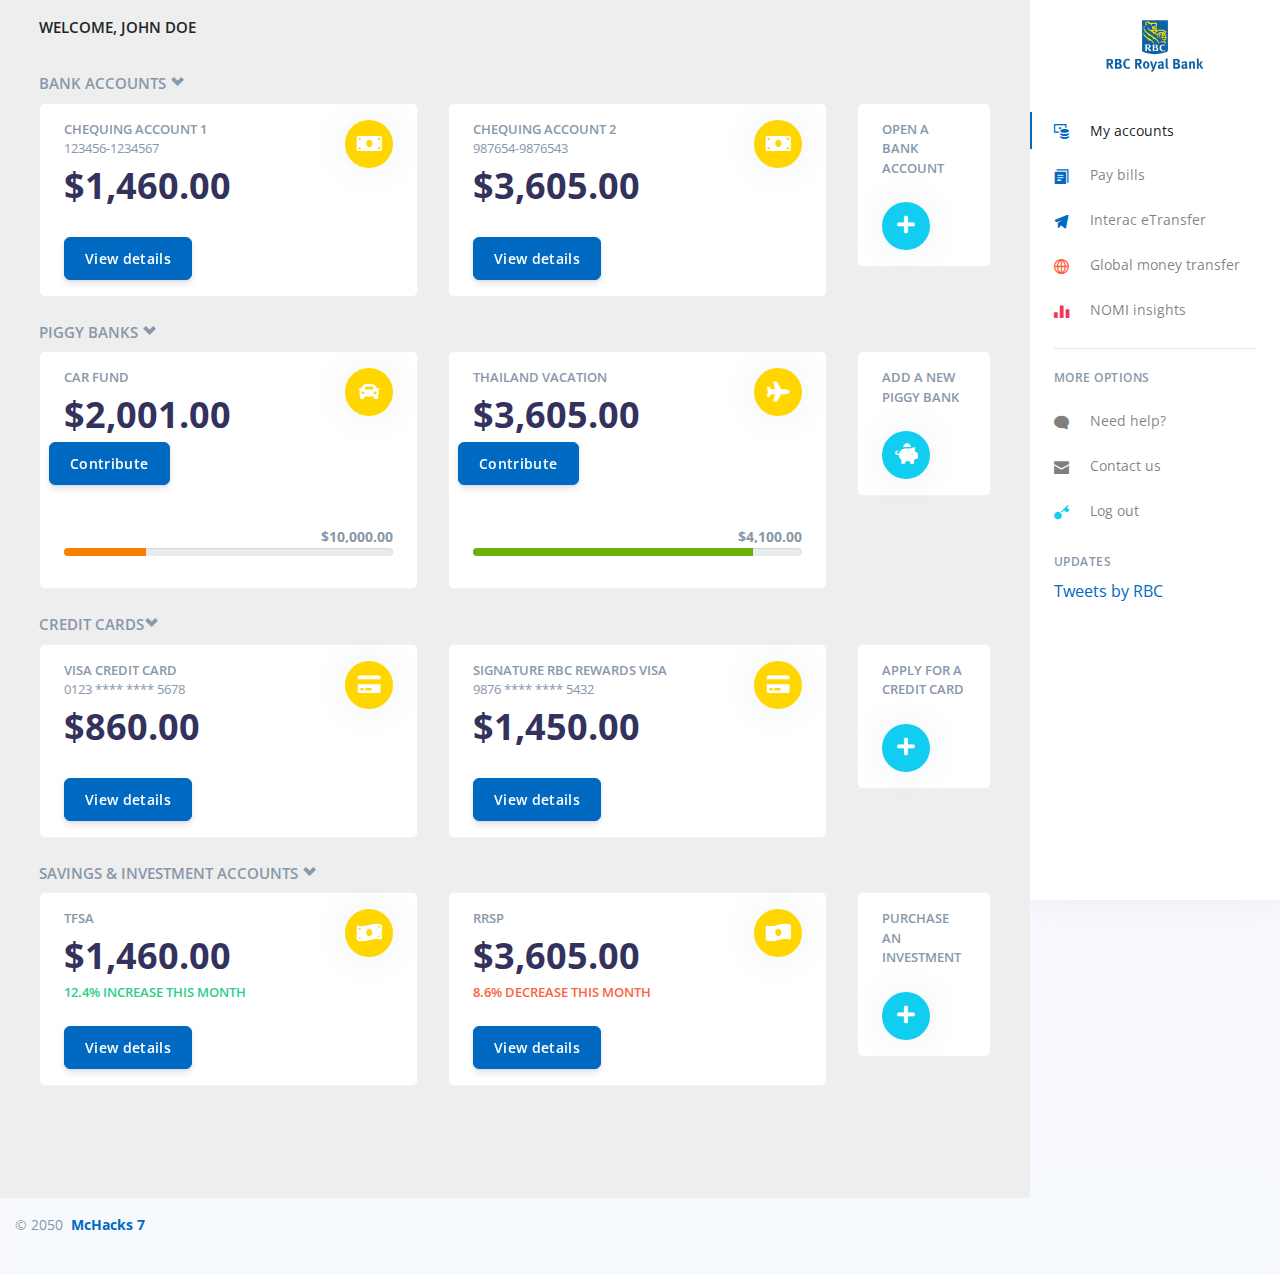
<file: index.html>
<!--

=========================================================
* Argon Dashboard - v1.1.1
=========================================================

* Product Page: https://www.creative-tim.com/product/argon-dashboard
* Copyright 2019 Creative Tim (https://www.creative-tim.com)
* Licensed under MIT (https://github.com/creativetimofficial/argon-dashboard/blob/master/LICENSE.md)

* Coded by Creative Tim

=========================================================

* The above copyright notice and this permission notice shall be included in all copies or substantial portions of the Software. -->
<!DOCTYPE html>
<html lang="en">

<head>
  <meta charset="utf-8" />
  <meta name="viewport" content="width=device-width, initial-scale=1, shrink-to-fit=no">
  <title>
    RBC 2050 - Dashboard
  </title>
  <!-- Favicon -->
  <link href="./assets/favicon.ico" rel="icon" type="image/png">
  <!-- Fonts -->
  <link href="https://fonts.googleapis.com/css?family=Open+Sans:300,400,600,700" rel="stylesheet">
  <!-- Icons -->
  <link href="./assets/js/plugins/nucleo/css/nucleo.css" rel="stylesheet" />
  <link href="./assets/js/plugins/@fortawesome/fontawesome-free/css/all.min.css" rel="stylesheet" />
  <!-- CSS Files -->
  <link href="./assets/css/argon-dashboard.css?v=1.1.1" rel="stylesheet" />
</head>

<body class="">
  <nav class="navbar navbar-vertical fixed-right navbar-expand-md navbar-light bg-white" id="sidenav-main">
    <div class="container-fluid">
      <!-- Toggler -->
      <button class="navbar-toggler" type="button" data-toggle="collapse" data-target="#sidenav-collapse-main" aria-controls="sidenav-main" aria-expanded="false" aria-label="Toggle navigation">
        <span class="navbar-toggler-icon"></span>
      </button>
      <!-- Brand -->
      <a class="navbar-brand pt-0" href="./index.html">
        <img src="./assets/rbc_logo_rectangle.svg" class="navbar-brand-img" alt="...">
      </a>
      <!-- User -->
      <ul class="nav align-items-center d-md-none">
        <li class="nav-item dropdown">
          <a class="nav-link nav-link-icon" href="#" role="button" data-toggle="dropdown" aria-haspopup="true" aria-expanded="false">
            <i class="ni ni-bell-55"></i>
          </a>
          <div class="dropdown-menu dropdown-menu-arrow dropdown-menu-right" aria-labelledby="navbar-default_dropdown_1">
            <a class="dropdown-item" href="#">Action</a>
            <a class="dropdown-item" href="#">Another action</a>
            <div class="dropdown-divider"></div>
            <a class="dropdown-item" href="#">Something else here</a>
          </div>
        </li>
        <li class="nav-item dropdown">
          <a class="nav-link" href="#" role="button" data-toggle="dropdown" aria-haspopup="true" aria-expanded="false">
            <div class="media align-items-center">
              <span class="avatar avatar-sm rounded-circle">
                <img alt="Image placeholder" src="./assets/img/theme/team-1-800x800.jpg">
              </span>
            </div>
          </a>
          <div class="dropdown-menu dropdown-menu-arrow dropdown-menu-right">
            <div class=" dropdown-header noti-title">
              <h6 class="text-overflow m-0">Welcome, John Doe</h6>
            </div>
            <a href="./examples/profile.html" class="dropdown-item">
              <i class="ni ni-settings-gear-65"></i>
              <span>Settings</span>
            </a>
            <a href="./examples/profile.html" class="dropdown-item">
              <i class="ni ni-calendar-grid-58"></i>
              <span>Activity</span>
            </a>
            <a href="./examples/profile.html" class="dropdown-item">
              <i class="ni ni-support-16"></i>
              <span>Support</span>
            </a>
            <div class="dropdown-divider"></div>
            <a href="#!" class="dropdown-item">
              <i class="ni ni-user-run"></i>
              <span>Logout</span>
            </a>
          </div>
        </li>
      </ul>
      <!-- Collapse -->
      <div class="collapse navbar-collapse" id="sidenav-collapse-main">
        <!-- Collapse header -->
        <div class="navbar-collapse-header d-md-none">
          <div class="row">
            <div class="col-6 collapse-brand">
              <a href="./index.html">
                <img height="50px" src="./assets/rbc_logo_rectangle.svg">
              </a>
            </div>
            <div class="col-6 collapse-close">
              <button type="button" class="navbar-toggler" data-toggle="collapse" data-target="#sidenav-collapse-main" aria-controls="sidenav-main" aria-expanded="false" aria-label="Toggle sidenav">
                <span></span>
                <span></span>
              </button>
            </div>
          </div>
        </div>
        <!-- Form -->
        <!-- <form class="mt-4 mb-3 d-md-none">
          <div class="input-group input-group-rounded input-group-merge">
            <input type="search" class="form-control form-control-rounded form-control-prepended" placeholder="Search" aria-label="Search">
            <div class="input-group-prepend">
              <div class="input-group-text">
                <span class="fa fa-search"></span>
              </div>
            </div>
          </div>
        </form> -->
        
        <!-- Navigation -->
        <ul class="navbar-nav">
          <li class="nav-item  active ">
            <a class="nav-link  active " href="./index.html">
              <i class="ni ni-money-coins text-primary"></i> My accounts
            </a>
          </li>
          <li class="nav-item">
            <a class="nav-link " data-toggle = "modal" data-target="#payBillsModal">
              <i class="ni ni-single-copy-04 text-blue"></i> Pay bills
            </a>
          </li>
          <li class="nav-item">
            <a class="nav-link " data-toggle = "modal" data-target="#interacModal">
              <i class="ni ni-send text-blue"></i> Interac eTransfer
            </a>
          </li>
          
          <li class="nav-item">
            <a class="nav-link " data-toggle = "modal" data-target="#globalModal">
              <i class="ni ni-world-2 text-orange"></i> Global money transfer
            </a>
          </li>
          <li class="nav-item">
            <a class="nav-link " href="./nomi.html">
              <i class="ni ni-chart-bar-32 text-red"></i> NOMI insights
            </a>
          </li>
        </ul>
        <!-- Divider -->
        <hr class="my-3">
        <!-- Heading -->
        <h6 class="navbar-heading text-muted">More options</h6>
        <!-- Navigation -->
        <ul class="navbar-nav mb-md-3">
          <li class="nav-item">
            <a class="nav-link" href="https://demos.creative-tim.com/argon-dashboard/docs/getting-started/overview.html">
              <i class="ni ni-chat-round"></i> Need help?
            </a>
          </li>
          <li class="nav-item">
            <a class="nav-link" href="https://demos.creative-tim.com/argon-dashboard/docs/foundation/colors.html">
              <i class="ni ni-email-83"></i> Contact us 
            </a>
          </li>
          <li class="nav-item">
            <a class="nav-link" href="./examples/login.html">
              <i class="ni ni-key-25 text-info"></i> Log out
            </a>
          </li>
        </ul>
      </div>
      <h6 class="navbar-heading text-muted pb-0">Updates</h6>

      <div class="mb-xl-0" style="overflow-y:scroll; height:340px">
        <a class="twitter-timeline" href="https://twitter.com/RBC?ref_src=twsrc%5Etfw">Tweets by RBC</a> <script async src="https://platform.twitter.com/widgets.js" charset="utf-8"></script>
      </div>
      </div>
  </nav>
  <div class="main-content">
    <!-- Navbar -->
    <nav class="navbar navbar-top navbar-expand-md navbar-dark" id="navbar-main">
      <div class="container-fluid">
        <!-- Brand -->
        <a class="h4 mb-0 text-dark text-uppercase d-none d-inline-block" href="./index.html">Welcome, John Doe</a>
        <!-- Form -->
        <!-- <form class="navbar-search navbar-search-muted form-inline mr-3 d-none d-md-flex ml-lg-auto">
          <div class="form-group mb-0">
            <div class="input-group input-group-alternative">
              <div class="input-group-prepend">
                <span class="input-group-text"><i class="fas fa-search"></i></span>
              </div>
              <input class="form-control" placeholder="Search" type="text">
            </div>
          </div>
        </form> -->
        <!-- User -->
        <ul class="navbar-nav align-items-center d-none d-md-flex">
          
        </ul>
      </div>
    </nav>
    <!-- End Navbar -->

    <!-- Header -->
    <!-- Pay Bills Modal -->
    <div class="header bg-default pb-6 pt-5 pt-md-6">
      <div class="container-fluid">
         <div class="modal" style="max-width:800px;margin-left:auto;margin-right:auto;" id="payBillsModal" tabindex="-1" role="dialog" aria-labelledby="payBillsModalLabel" aria-hidden="true">
              <div class="modal-dialog modal-dialog-centered" role="document">
                <div class="modal-content">
                  <div class="modal-header">
                    <h4 class="modal-title " id="interacModalLabel">Pay bills / Transfer funds</h4>
                    <button type="button" class="close" data-dismiss="modal" aria-label="Close">
                      <span aria-hidden="true">&times;</span>
                    </button>
                  </div>
                  <div class="modal-body">
                    <form>
                        <div class="col-md-12">
                          <div class="form-group">
                          <div class="text-muted mb-2" >
                            <div class="tiny">FROM</div>
                          </div>
                            <input type="email" class="form-control form-control-alternative" value="Chequing account 1" id="exampleFormControlInput1" placeholder="Choose an account">
                          </div>
                        </div>
                        <div class="col-md-12">
                          <div class="form-group">
                          <div class="text-muted mb-2" >
                            <div class="tiny">TO</div>
                              </div>
                            <div class="input-group input-group-alternative mb-4">
                              <div class="input-group-prepend">
                                <span class="input-group-text"></span>
                              </div>
                              
                              <input class="form-control form-control-alternative" placeholder="Search" type="text">
                            </div>
                          </div>
                        </div>
                        <div class="col-md-12">
                          <div class="form-group">
                          <div class="text-muted mb-2" >
                            <div class="tiny">WHEN</div>
                          </div>
                            <div class="input-group input-group-alternative mb-4">
                              <input class="form-control" placeholder="0.00$" type="text">
                              <div class="input-group-append">
                                <span class="input-group-text"></span>
                              </div>
                            </div>
                          </div>
                        </div>
                     
                     
                        <div class="col-md-12">
                          <div class="form-group ">
                          <div class="text-muted mb-2" >
                            <div class="tiny">WHEN</div>                          </div>
                            <div class="input-group input-group-alternative">
                              <div class="input-group-prepend">
                                  <span class="input-group-text"><i class="ni ni-calendar-grid-58"></i></span>
                              </div>
                              <input class="form-control datepicker" placeholder="Select date" type="text" value="06/20/2019">
                          </div>
                        </div>
                        </div>
                        
                      </div>
                    </form>
                  
                  <div class="modal-footer">
                    <button type="button" class="btn btn-secondary" data-dismiss="modal">Close</button>
                    <button type="button" class="btn btn-primary">Submit</button>
                  </div>
                </div>
              </div>
            </div>
            <!-- End Pay Bills Modal-->
          <!-- INTERAC Modal -->
            <div class="modal" style="max-width:800px;margin-left:auto;margin-right:auto;" id="interacModal" tabindex="-1" role="dialog" aria-labelledby="interacModalLabel" aria-hidden="true">
              <div class="modal-dialog modal-dialog-centered" role="document">
                <div class="modal-content">
                  <div class="modal-header">
                    <h4 class="modal-title " id="interacModalLabel"><img style="width:35px;padding-bottom:8px;padding-right:10px" src="./assets/interac_logo.svg"/>Send an Interac eTransfer</h4>
                    <button type="button" class="close" data-dismiss="modal" aria-label="Close">
                      <span aria-hidden="true">&times;</span>
                    </button>
                  </div>
                  <div class="modal-body">
                    <form>
                        <div class="col-md-12">
                          <div class="form-group">
                          <div class="text-muted mb-2 mt-2" >
                            <div class="tiny">SENDER</div>
                          </div>
                            <input type="text" disabled="true" value="John Doe" class="form-control form-control-alternative" />
                          </div>
                        </div>
                        <div class="col-md-12">
                          <div class="form-group">
                          <div class="text-muted mb-2" >
                            <div class="tiny">ACCOUNT</div>
                          </div>
                            <input type="email" class="form-control form-control-alternative" id="exampleFormControlInput1" placeholder="Choose an account">
                          </div>
                        </div>
                        <div class="col-md-12">
                          <div class="form-group">
                          <div class="text-muted mb-2" >
                            <div class="tiny">RECIPIENT</div>
                              </div>
                            <div class="input-group input-group-alternative mb-4">
                              <div class="input-group-prepend">
                                <span class="input-group-text"></span>
                              </div>
                              
                              <input class="form-control form-control-alternative" placeholder="Search" type="text">
                            </div>
                          </div>
                        </div>
                        <div class="col-md-12">
                          <div class="form-group">
                          <div class="text-muted mb-2" >
                            <div class="tiny">AMOUNT</div>
                          </div>
                            <div class="input-group input-group-alternative mb-4">
                              <input class="form-control" placeholder="0.00$" type="text">
                              <div class="input-group-append">
                                <span class="input-group-text"></span>
                              </div>
                            </div>
                          </div>
                        </div>
                     
                     
                        <div class="col-md-12">
                          <div class="form-group ">
                          <div class="text-muted mb-2" >
                            <div class="tiny">MESSAGE</div>                          </div>
                            <input type="text" placeholder="Message for recipient" class="form-control form-control-alternative " />
                          </div>
                        </div>
                        
                      </div>
                    </form>
                  
                  <div class="modal-footer">
                    <button type="button" class="btn btn-secondary" data-dismiss="modal">Close</button>
                    <button type="button" class="btn btn-primary">Send money</button>
                  </div>
                </div>
              </div>
            </div>
            <!-- END INTERAC MODAL-->
            <!-- Global Payment Modal-->
            <div class="modal" style="max-width:800px;margin-left:auto;margin-right:auto;" id="globalModal" tabindex="-1" role="dialog" aria-labelledby="interacModalLabel" aria-hidden="true">
              <div class="modal-dialog modal-dialog-centered" role="document">
                <div class="modal-content">
                  <div class="modal-header">
                    <h4 class="modal-title " id="interacModalLabel">Global money transfer</h4>
                    <button type="button" class="close" data-dismiss="modal" aria-label="Close">
                      <span aria-hidden="true">&times;</span>
                    </button>
                  </div>
                  <div class="modal-body">
                    <form>
                        <div class="col-md-12">
                          <div class="form-group">
                          <div class="text-muted mb-2 mt-2" >
                            <div class="tiny">
                               To transfer funds between RBC Royal Bank and RBC Bank (U.S) personal accounts, you need to set up a single Sign In for RBC Royal Bank and RBC Bank (U.S.) Online Banking.
                              </div>
                              </div></div>
                        </div>
                      </div>
                    </form>
                  
                  <div class="modal-footer">
                    <button type="button" class="btn btn-secondary" data-dismiss="modal">Close</button>
                  </div>
                </div>
              </div>
            </div>
            <!-- end of global payment modal-->
            <!-- nomi Payment Modal-->
            <div class="modal" style="max-width:800px;margin-left:auto;margin-right:auto;" id="nomiModal" tabindex="-1" role="dialog" aria-labelledby="nomiModalLabel" aria-hidden="true">
              <div class="modal-dialog modal-dialog-centered" role="document">
                <div class="modal-content">
                  <div class="modal-header">
                    <h4 class="modal-title " id="interacModalLabel">Nomi Insights</h4>
                    <button type="button" class="close" data-dismiss="modal" aria-label="Close">
                      <span aria-hidden="true">&times;</span>
                    </button>
                  </div>
                  <div class="modal-body">
                    <form>
                        <div class="col-md-12">
                          <div class="form-group">
                          <div class="text-muted mb-2 mt-2" >
                            
                              </div></div>
                        </div>
                      </div>
                    </form>
                  
                  <div class="modal-footer">
                    <button type="button" class="btn btn-secondary" data-dismiss="modal">Close</button>
                  </div>
                </div>
              </div>
            </div>
            <!-- end of nomi payment modal-->
            <script>
            function bankArrowChange(){
              document.getElementById("otherbank").removeAttribute("hidden");

              if(document.getElementById("bankarrow").className== "ni ni-bold-down"){
                document.getElementById("bankarrow").className= "ni ni-bold-up";
              }
              else{
                document.getElementById("bankarrow").className= "ni ni-bold-down"
                document.getElementById("otherbank").setAttribute("hidden","true");
              }
                
            }
            function creditArrowChange(){
              document.getElementById("othercredit").removeAttribute("hidden");

              if(document.getElementById("creditarrow").className== "ni ni-bold-down"){
                document.getElementById("creditarrow").className= "ni ni-bold-up";
              }
              else{
                document.getElementById("creditarrow").className= "ni ni-bold-down"
                document.getElementById("othercredit").setAttribute("hidden","true");
              }
                
            }
            function piggyArrowChange(){
              document.getElementById("otherpiggy").removeAttribute("hidden");
              document.getElementById("otherpiggy1").removeAttribute("hidden");

              if(document.getElementById("piggyarrow").className== "ni ni-bold-down"){
                document.getElementById("piggyarrow").className= "ni ni-bold-up";
              }
              else{
                document.getElementById("piggyarrow").className= "ni ni-bold-down"
                document.getElementById("otherpiggy").setAttribute("hidden","true");
                document.getElementById("otherpiggy1").setAttribute("hidden","true");
              }
                
            }function savingsArrowChange(){
              document.getElementById("savings2").removeAttribute("hidden");
              document.getElementById("investment").removeAttribute("hidden");

              if(document.getElementById("savingsarrow").className== "ni ni-bold-down"){
                document.getElementById("savingsarrow").className= "ni ni-bold-up";
              }
              else{
                document.getElementById("savingsarrow").className= "ni ni-bold-down"
                document.getElementById("savings2").setAttribute("hidden","true");
                document.getElementById("investment").setAttribute("hidden","true");
              }
                
            }

            </script>
        <div class="header-body">
        <h4 class="text-muted text-uppercase">   Bank Accounts <i class="ni ni-bold-down " id="bankarrow" onclick="bankArrowChange()"></i></h4>
          <!-- bank account cards row -->
          <div class="row">
            <div class="col-xl-5 col-lg-6">
              <div class="card card-stats mb-4 mb-xl-0">
                <div class="card-body">
                  <div class="row">
                    <div class="col">
                      <h5 class="card-title text-uppercase text-muted mb-0">Chequing Account 1</h5>
                      <h5 class="card-title font-weight-normal text-uppercase text-muted mb-0">123456-1234567</h5>

                      <span class="h2 font-weight-bold mb-0">$1,460.00</span>
                    </div>
                    <div class="col-auto">
                      <div class="icon icon-shape bg-yellow text-white rounded-circle shadow">
                        <i class="fas fa-money-bill"></i>
                      </div>
                    </div>
                    
                  </div>
                  <br>
                  <!-- Button trigger modal for CHEQUING ACCOUNT -->
                    <button type="button" class="btn btn-primary" data-toggle="modal" data-target="#chequingModal">
                      View details
                    </button>

                    <!-- Modal -->
                    <div class="modal fade" id="chequingModal" tabindex="-1" role="dialog" aria-labelledby="chequingModalLabel" aria-hidden="true">
                      <div class="modal-dialog modal-dialog-centered" role="document">
                        <div class="modal-content">
                          <div class="modal-header">
                            <h5 class="modal-title" id="chequingModalLabel">Chequing: $1,460.00</h5>
                            <button type="button" class="close" data-dismiss="modal" aria-label="Close">
                              <span aria-hidden="true">&times;</span>
                            </button>
                          </div>
                          <div class="modal-body">
                            <div class="table-responsive modalTable">
                              <div>
                              <table class="table align-items-center">
                                  <thead class="thead-light">
                                      <tr>
                                          <th scope="col">
                                              Item
                                          </th>
                                          <th scope="col">
                                              Amount
                                          </th>
                                          <th scope="col">
                                              Date
                                          </th>
                                      </tr>
                                  </thead>
                                  <tbody class="list">
                                      
                                      <tr>
                                          <th scope="row" class="name">
                                              <div class="media align-items-center">
                                                  <div class="media-body">
                                                      <span class="mb-0 text-sm">Income 1</span>
                                                  </div>
                                              </div>
                                          </th>
                                          <td class="budget">
                                              $2500.00
                                          </td>
                                          <td class="status">
                                              00/00/00
                                          </td>
                                      </tr>
                                      
                                      <tr>
                                          <th scope="row" class="name">
                                              <div class="media align-items-center">
                                                  <div class="media-body">
                                                      <span class="mb-0 text-sm">Income 2</span>
                                                  </div>
                                              </div>
                                          </th>
                                          <td class="budget">
                                              $1800.00
                                          </td>
                                          <td class="status">
                                            00/00/00
                                          </td>
                                      </tr>
                                      
                                      <tr>
                                          <th scope="row" class="name">
                                              <div class="media align-items-center">
                                                  <div class="media-body">
                                                      <span class="mb-0 text-sm">Income 3</span>
                                                  </div>
                                              </div>
                                          </th>
                                          <td class="budget">
                                              $3150.00
                                          </td>
                                          <td class="status">
                                            00/00/00
                                          </td>
                                      </tr>
                                      
                                      <tr>
                                          <th scope="row" class="name">
                                              <div class="media align-items-center">
                                                  <div class="media-body">
                                                      <span class="mb-0 text-sm">Income 4</span>
                                                  </div>
                                              </div>
                                          </th>
                                          <td class="budget">
                                              $4400.00
                                          </td>
                                          <td class="status">
                                            00/00/00
                                          </td>
                                      </tr>
                                      
                                      <tr>
                                          <th scope="row" class="name">
                                              <div class="media align-items-center">
                                                  <div class="media-body">
                                                      <span class="mb-0 text-sm">Expense 1</span>
                                                  </div>
                                              </div>
                                          </th>
                                          <td class="budget">
                                              -$2200.00
                                          </td>
                                          <td class="status">
                                            00/00/00
                                          </td>
                                      </tr>

                                      <tr>
                                        <th scope="row" class="name">
                                            <div class="media align-items-center">
                                                <div class="media-body">
                                                    <span class="mb-0 text-sm">Expense 2</span>
                                                </div>
                                            </div>
                                        </th>
                                        <td class="budget">
                                            -$200.00
                                        </td>
                                        <td class="status">
                                          00/00/00
                                        </td>
                                    </tr>

                                    <tr>
                                      <th scope="row" class="name">
                                          <div class="media align-items-center">
                                              <div class="media-body">
                                                  <span class="mb-0 text-sm">Expense 3</span>
                                              </div>
                                          </div>
                                      </th>
                                      <td class="budget">
                                          -$250.00
                                      </td>
                                      <td class="status">
                                        00/00/00
                                      </td>
                                  </tr>

                                  <tr>
                                    <th scope="row" class="name">
                                        <div class="media align-items-center">
                                            <div class="media-body">
                                                <span class="mb-0 text-sm">Expense 4</span>
                                            </div>
                                        </div>
                                    </th>
                                    <td class="budget">
                                        -$654.45
                                    </td>
                                    <td class="status">
                                      00/00/00
                                    </td>
                                </tr>                                     
                                  </tbody>
                              </table>
                          </div>
                          
                          </div>

                          <div class="card home-modal"> 
                            <div class="card-body">
                              <p class="card-title" style="font-weight:700">30-Day Net Change</p>
                              <div class="card-div">
                                <span class="card-text positive">+$50.67</span>
                                <br>
                              </div>  
                            </div>
                          </div>

                          <div class="card home-modal"> 
                            <div class="card-body">
                              <p class="card-title" style="font-weight:700">Largest Revenue</p>
                              <div class='card-text'>
                                <span class="card-text positive">+$645.46</span>
                              </div>
                            </div>
                          </div>

                          <div class="card home-modal"> 
                            <div class="card-body">
                              <p class="card-title" style="font-weight:700">Largest Expense</p>
                              <div class='card-text'>
                                <span class="card-text negative">-$584.54</span>
                              </div>
                            </div>
                          </div>
                          
                          </div>
                          <div class="modal-footer">
                            <button type="button" class="btn btn-secondary" data-dismiss="modal">Close</button>
                          </div>
                        </div>
                      </div>
                    </div>
                </div>
              </div>
            </div>
            <div class="col-xl-5 col-lg-6" id = "example" hidden>
              <div class="card card-stats mb-4 mb-xl-0">
                <div class="card-body">
                  <div class="row">
                    <div class="col">
                      <h5 class="card-title text-uppercase text-muted mb-0">Chequing Account 1</h5>
                      <h5 class="card-title font-weight-normal text-uppercase text-muted mb-0">111111-2222222</h5>
                      <span class="h2 font-weight-bold mb-0">1,460.00 $</span>
                    </div>
                    <div class="col-auto">
                      <div class="icon icon-shape bg-yellow text-white rounded-circle shadow">
                        <i class="fas fa-money-bill"></i>
                      </div>
                    </div>
                    
                  </div>
                  <br>
                  <!-- Button trigger modal for CHEQUING ACCOUNT -->
                    <button type="button" class="btn btn-primary" data-toggle="modal" data-target="#chequingModal">
                      Chequing modal
                    </button>

                    <!-- Modal -->
                    <div class="modal fade" id="chequingModal" tabindex="-1" role="dialog" aria-labelledby="chequingModalLabel" aria-hidden="true">
                      <div class="modal-dialog modal-dialog-centered" role="document">
                        <div class="modal-content">
                          <div class="modal-header">
                            <h5 class="modal-title" id="chequingModalLabel">Modal title</h5>
                            <button type="button" class="close" data-dismiss="modal" aria-label="Close">
                              <span aria-hidden="true">&times;</span>
                            </button>
                          </div>
                          <div class="modal-body">
                            ...
                          </div>
                          <div class="modal-footer">
                            <button type="button" class="btn btn-secondary" data-dismiss="modal">Close</button>
                          </div>
                        </div>
                      </div>
                    </div>
                </div>
              </div>
            </div>
            <div class="col-xl-5 col-lg-6">
              <div class="card card-stats mb-4 mb-xl-0">
                <div class="card-body">
                  <div class="row">
                    <div class="col">
                      <h5 class="card-title text-uppercase text-muted mb-0">Chequing Account 2</h5>
                      <h5 class="card-title font-weight-normal text-uppercase text-muted mb-0">987654-9876543</h5>
                      <span class="h2 font-weight-bold mb-0">$3,605.00</span>
                    </div>
                    <div class="col-auto">
                      <div class="icon icon-shape bg-yellow text-white rounded-circle shadow">
                        <i class="fas fa-money-bill"></i>
                      </div>
                    </div>
                    
                  </div>
                  <br>
                  <!-- Button trigger modal for CHEQUING ACCOUNT 2 -->
                    <button type="button" class="btn btn-primary" data-toggle="modal" data-target="#chequing2Modal">
                      View details
                    </button>

                    <!-- Modal -->
                    <div class="modal fade" id="chequing2Modal" tabindex="-1" role="dialog" aria-labelledby="chequing2ModalLabel" aria-hidden="true">
                      <div class="modal-dialog modal-dialog-centered" role="document">
                        <div class="modal-content">
                          <div class="modal-header">
                            <h5 class="modal-title" id="chequing2ModalLabel">Modal title</h5>
                            <button type="button" class="close" data-dismiss="modal" aria-label="Close">
                              <span aria-hidden="true">&times;</span>
                            </button>
                          </div>
                          <div class="modal-body">
                            ...
                          </div>
                          <div class="modal-footer">
                            <button type="button" class="btn btn-secondary" data-dismiss="modal">Close</button>
                          </div>
                        </div>
                      </div>
                    </div>
                </div>
              </div>
            </div>
            
            <div class="col-xl-2 col-lg-6">
              <div style="max-width:200px" class="card card-stats mb-4 mb-xl-0">
                <div class="card-body">
                  <div class="row">
                    <div class="col">
                      <h5 class="card-title text-uppercase text-muted mb-0">Open a bank account </h5>
                      <br>
                      
                    </div>
                    <div class="col-auto">
                      <div class="icon icon-shape bg-info text-white rounded-circle shadow">
                        <center><i class="fas fa-plus"></i></center>
                      </div>
                    </div>
                  </div>
                  
                </div>
              </div>
            </div>
            <div class="col-xl-5 col-lg-6" id = "otherbank" hidden>
            <br>
              <div class="card card-stats mb-4 mb-xl-0">
                <div class="card-body">
                  <div class="row">
                    <div class="col">
                      <h5 class="card-title text-uppercase text-muted mb-0">Chequing Account</h5>                      
                      <h5 class="card-title font-weight-normal text-uppercase text-muted mb-0">112233-1122334</h5>
                      <span class="h2 font-weight-bold mb-0">3,970.00 $</span>
                    </div>
                    <div class="col-auto">
                      <div class="icon icon-shape bg-yellow text-white rounded-circle shadow">
                        <i class="fas fa-money-bill"></i>
                      </div>
                    </div>
                    
                  </div>
                  <br>
                  <!-- Button trigger modal for CHEQUING ACCOUNT -->
                    <button type="button" class="btn btn-primary" data-toggle="modal" data-target="#chequingModal">
                      View details
                    </button>

                    <!-- Modal -->
                    <div class="modal fade" id="chequingModal" tabindex="-1" role="dialog" aria-labelledby="chequingModalLabel" aria-hidden="true">
                      <div class="modal-dialog modal-dialog-centered" role="document">
                        <div class="modal-content">
                          <div class="modal-header">
                            <h5 class="modal-title" id="chequingModalLabel">Modal title</h5>
                            <button type="button" class="close" data-dismiss="modal" aria-label="Close">
                              <span aria-hidden="true">&times;</span>
                            </button>
                          </div>
                          <div class="modal-body">
                            ...
                          </div>
                          <div class="modal-footer">
                            <button type="button" class="btn btn-secondary" data-dismiss="modal">Close</button>
                          </div>
                        </div>
                      </div>
                    </div>
                </div>
              </div>
            </div>
          </div>
          
        </div>
        <br>
        <!-- PIGGY BANKS -->
        <h4 class="text-muted text-uppercase"> Piggy Banks  <i id="piggyarrow" class="ni ni-bold-down " onclick="piggyArrowChange()"></i></h4>
        <!-- piggy bank rows-->
        <div class="row">
        <div class="col-xl-5 col-lg-6">
              <div class="card card-stats mb-4 mb-xl-0">
                <div class="card-body">
                  <div class="row">
                    <div class="col">
                      <h5 class="card-title text-uppercase text-muted mb-0">Car Fund</h5>
                      <span class="h2 font-weight-bold mb-0">$2,001.00</span>
                    </div>
                    <div class="col-auto">
                      <div class="icon icon-shape bg-yellow text-white rounded-circle shadow">
                        <i class="fas fa-car"></i>
                      </div>
                    </div>
                    <!-- Button trigger modal for CAR PIGGY BANK -->
                    <button type="button" class="btn btn-primary" data-toggle="modal" data-target="#carModal">
                      Contribute
                    </button>

                    <!-- Modal -->
                    <div class="modal fade" id="carModal" tabindex="-1" role="dialog" aria-labelledby="carModalLabel" aria-hidden="true">
                      <div class="modal-dialog modal-dialog-centered" role="document">
                        <div class="modal-content">
                          <div class="modal-header">
                            <h5 class="modal-title" id="carModalLabel">Modal title</h5>
                            <button type="button" class="close" data-dismiss="modal" aria-label="Close">
                              <span aria-hidden="true">&times;</span>
                            </button>
                          </div>
                          <div class="modal-body">
                            ...
                          </div>
                          <div class="modal-footer">
                            <button type="button" class="btn btn-secondary" data-dismiss="modal">Close</button>
                          </div>
                        </div>
                      </div>
                    </div>
                  </div>
                  <br>
                  <p class="mt-3 mb-0 text-sm text-muted" style="text-align: right; font-weight: bold;">
                    $10,000.00
                    <div class="progress">
                      <div class="progress-bar bg-info-orange" role="progressbar" aria-valuenow="75" aria-valuemin="0" aria-valuemax="100" style="width: 25%;"></div>
                    </div>

                  </p>
                </div>
              </div>
            </div>
            <div class="col-xl-5 col-lg-6">
              <div class="card card-stats mb-4 mb-xl-0">
                <div class="card-body">
                  <div class="row">
                    <div class="col">
                      <h5 class="card-title text-uppercase text-muted mb-0">Thailand Vacation</h5>
                      <span class="h2 font-weight-bold mb-0">$3,605.00</span>
                    </div>
                    <div class="col-auto">
                      <div class="icon icon-shape bg-yellow text-white rounded-circle shadow">
                        <i class="fas fa-plane"></i>
                      </div>
                    </div>
                    <!-- Button trigger modal for CHEQUING ACCOUNT 2 -->
                    <button type="button" class="btn btn-primary" data-toggle="modal" data-target="#thailandModal">
                      Contribute
                    </button>

                    <!-- Modal -->
                    <div class="modal fade" id="thailandModal" tabindex="-1" role="dialog" aria-labelledby="thailandModalLabel" aria-hidden="true">
                      <div class="modal-dialog modal-dialog-centered" role="document">
                        <div class="modal-content">
                          <div class="modal-header">
                            <h5 class="modal-title" id="thailandModalLabel">Modal title</h5>
                            <button type="button" class="close" data-dismiss="modal" aria-label="Close">
                              <span aria-hidden="true">&times;</span>
                            </button>
                          </div>
                          <div class="modal-body">
                            ...
                          </div>
                          <div class="modal-footer">
                            <button type="button" class="btn btn-secondary" data-dismiss="modal">Close</button>
                          </div>
                        </div>
                      </div>
                    </div>
                  </div>
                  <br>
                  <p class="mt-3 mb-0 text-sm text-muted" style="text-align: right; font-weight: bold;">
                    $4,100.00
                    <div class="progress">
                      <div class="progress-bar bg-info-green" role="progressbar" aria-valuenow="55" aria-valuemin="0" aria-valuemax="100" style="width: 85%;"></div>
                    </div>
                  </p>
                </div>
              </div>
            </div>
            
            <div class="col-xl-2 col-lg-6">
              <div style="max-width:200px" class="card card-stats mb-4 mb-xl-0">
                <div class="card-body">
                  <div class="row">
                    <div class="col">
                      <h5 class="card-title text-uppercase text-muted mb-0">Add a New Piggy Bank </h5>
                      <br>
                      
                    </div>
                    <div class="col-auto">
                      <div class="icon icon-shape bg-info text-white rounded-circle shadow">
                        <center><i class="fas fa-piggy-bank"></i></center>
                      </div>
                    </div>
                  </div>
                  
                </div>
              </div>
            </div>
            <br>
            
            <!-- <div class="col-xl-5 col-lg-6" hidden id="otherpiggy1">
              
            </div> -->
          <!-- </div> -->
        </div>

        <br>
        <h4 class="text-muted text-uppercase"> Credit Cards<i id = "creditarrow" class="ni ni-bold-down" onclick="creditArrowChange()"></i></h4>
          <!-- bank account cards row -->
          
          <div class="row">
            <div class="col-xl-5 col-lg-6">
              <div class="card card-stats mb-4 mb-xl-0">
                <div class="card-body">
                  <div class="row">
                    <div class="col">
                      <h5 class="card-title text-uppercase text-muted mb-0">Visa Credit Card</h5>
                      <h5 class="card-title font-weight-normal text-uppercase text-muted mb-0">0123 **** **** 5678</h5>
                      <span class="h2 font-weight-bold mb-0">$860.00</span>
                    </div>
                    <div class="col-auto">
                      <div class="icon icon-shape bg-yellow text-white rounded-circle shadow">
                        <i class="fas fa-credit-card"></i>
                      </div>
                    </div>
                    
                  </div>
                  <br>
                  <!-- Button trigger modal for credit ACCOUNT -->
                    <button type="button" class="btn btn-primary" data-toggle="modal" data-target="#creditModal">
                      View details
                    </button>

                    <!-- Modal -->
                    <!-- <div class="modal fade" id="creditModal" tabindex="-1" role="dialog" aria-labelledby="creditModalLabel" aria-hidden="true">
                      <div class="modal-dialog modal-dialog-centered" role="document">
                        <div class="modal-content">
                          <div class="modal-header">
                            <h5 class="modal-title" id="creditModalLabel">Modal title</h5>
                            <button type="button" class="close" data-dismiss="modal" aria-label="Close">
                              <span aria-hidden="true">&times;</span>
                            </button>
                          </div>
                          <div class="modal-body">
                            ...
                          </div>
                          <div class="modal-footer">
                            <button type="button" class="btn btn-secondary" data-dismiss="modal">Close</button>
                          </div>
                        </div>
                      </div>
                    </div> -->
                    <!-- <button type="button" class="btn btn-primary" data-toggle="modal" data-target="#chequingModal">
                      View details
                    </button> -->

                    <!-- Modal -->
                    <div class="modal fade" id="creditModal" tabindex="-1" role="dialog" aria-labelledby="creditModalLabel" aria-hidden="true">
                      <div class="modal-dialog modal-dialog-centered" role="document">
                        <div class="modal-content">
                          <div class="modal-header">
                            <h5 class="modal-title" id="chequingModalLabel">Visa Credit Card</h5>
                            <button type="button" class="close" data-dismiss="modal" aria-label="Close">
                              <span aria-hidden="true">&times;</span>
                            </button>

                          </div>
                          
                          <div class="modal-body">
                            <h3 class="card-title font-weight-normal text-uppercase text-muted mb-0">0123 **** **** 5678</h3>
                            <br/>
                            <div class="table-responsive modalTable">
                              <div>
                              <table class="table align-items-center">
                                  <thead class="thead-light">
                                      <tr>
                                          <th scope="col">
                                              Item
                                          </th>
                                          <th scope="col">
                                              Amount
                                          </th>
                                          <th scope="col">
                                              Date
                                          </th>
                                      </tr>
                                  </thead>
                                  <tbody class="list">
                                      
                                      <tr>
                                          <th scope="row" class="name">
                                              <div class="media align-items-center">
                                                  <div class="media-body">
                                                      <span class="mb-0 text-sm">Amazon - Order #F1234567</span>
                                                  </div>
                                              </div>
                                          </th>
                                          <td class="budget">
                                              $250.00 USD
                                          </td>
                                          <td class="status">
                                              00/00/00
                                          </td>
                                      </tr>
                                      
                                      <tr>
                                          <th scope="row" class="name">
                                              <div class="media align-items-center">
                                                  <div class="media-body">
                                                      <span class="mb-0 text-sm">7/11</span>
                                                  </div>
                                              </div>
                                          </th>
                                          <td class="budget">
                                              $14.00 USD
                                          </td>
                                          <td class="status">
                                            00/00/00
                                          </td>
                                      </tr>
                                      
                                      <tr>
                                          <th scope="row" class="name">
                                              <div class="media align-items-center">
                                                  <div class="media-body">
                                                      <span class="mb-0 text-sm">Staples.ca</span>
                                                  </div>
                                              </div>
                                          </th>
                                          <td class="budget">
                                              $400.00 USD
                                          </td>
                                          <td class="status">
                                            00/00/00
                                          </td>
                                      </tr>
                                      
                                      <tr>
                                          <th scope="row" class="name">
                                              <div class="media align-items-center">
                                                  <div class="media-body">
                                                      <span class="mb-0 text-sm">DJay - Premium</span>
                                                  </div>
                                              </div>
                                          </th>
                                          <td class="budget">
                                              $120.00 USD
                                          </td>
                                          <td class="status">
                                            00/00/00
                                          </td>
                                      </tr>
                                      
                                      <tr>
                                          <th scope="row" class="name">
                                              <div class="media align-items-center">
                                                  <div class="media-body">
                                                      <span class="mb-0 text-sm">VueJS Tutorials</span>
                                                  </div>
                                              </div>
                                          </th>
                                          <td class="budget">
                                              $100.00 USD
                                          </td>
                                          <td class="status">
                                            00/00/00
                                          </td>
                                      </tr>
                                      
                                  </tbody>
                              </table>
                          </div>
                          
                          </div>
                          
                          <div class="card home-modal"> 
                            <div class="card-body">
                              <p class="card-title" style="font-weight:700">Available credit</p>
                              <div class='card-text'>
                                <span class="card-text" style="font-weight:700">$9140.00</span>
                              </div>
                            </div>
                          </div>

                          <div class="card home-modal"> 
                            <div class="card-body">
                              <p class="card-title" style="font-weight:700">Largest Expense</p>
                              <div class='card-text'>
                                <span class="card-text" style="font-weight:700">-$400.00</span>
                              </div>
                            </div>
                          </div>
                          
                          <div class="card home-modal"> 
                            <div class="card-body">
                              <p class="card-title" style="font-weight:700">Current balance</p>
                              <div class="card-div">
                                <span class="card-text" style="font-weight:700">$860.00</span>
                                <br>
                                <button type="button" class="btn btn-secondary" data-toggle="modal">Pay now</button>

                              </div>  
                            </div>
                          </div>


                          </div>
                          <div class="modal-footer">
                            <button type="button" class="btn btn-secondary" data-dismiss="modal">Close</button>
                          </div>
                        </div>
                      </div>
                    </div>
                <!-- </div> -->
              <!-- </div> -->
            <!-- </div> -->
                  
                </div>
              </div>
            </div>
            <div class="col-xl-5 col-lg-6">
              <div class="card card-stats mb-4 mb-xl-0">
                <div class="card-body">
                  <div class="row">
                    <div class="col">
                      <h5 class="card-title text-uppercase text-muted mb-0">Signature RBC Rewards Visa</h5>
                      <h5 class="card-title font-weight-normal text-uppercase text-muted mb-0">9876 **** **** 5432</h5>
                      <span class="h2 font-weight-bold mb-0">$1,450.00</span>
                    </div>
                    <div class="col-auto">
                      <div class="icon icon-shape bg-yellow text-white rounded-circle shadow">
                        <i class="fas fa-credit-card"></i>
                      </div>
                    </div>
                    
                  </div>
                  <br>
                  <!-- Button trigger modal for CHEQUING ACCOUNT 2 -->
                    <button type="button" class="btn btn-primary" data-toggle="modal" data-target="#chequing2Modal">
                      View details
                    </button>

                    <!-- Modal -->
                    <div class="modal fade" id="chequing2Modal" tabindex="-1" role="dialog" aria-labelledby="chequing2ModalLabel" aria-hidden="true">
                      <div class="modal-dialog modal-dialog-centered" role="document">
                        <div class="modal-content">
                          <div class="modal-header">
                            <h5 class="modal-title" id="chequing2ModalLabel">Modal title</h5>
                            <button type="button" class="close" data-dismiss="modal" aria-label="Close">
                              <span aria-hidden="true">&times;</span>
                            </button>
                          </div>
                          <div class="modal-body">
                            ...
                          </div>
                          <div class="modal-footer">
                            <button type="button" class="btn btn-secondary" data-dismiss="modal">Close</button>
                          </div>
                        </div>
                      </div>
                    </div>
                  
                </div>
              </div>
            </div>
            
            <div class="col-xl-2 col-lg-6">
              <div style="max-width:200px" class="card card-stats mb-4 mb-xl-0">
                <div class="card-body">
                  <div class="row">
                    <div class="col">
                      <h5 class="card-title text-uppercase text-muted mb-0"> Apply for a credit card </h5>
                      <br>
                      
                    </div>
                    <div class="col-auto">
                      <div class="icon icon-shape bg-info text-white rounded-circle shadow">
                        <center><i class="fas fa-plus"></i></center>
                      </div>
                    </div>
                  </div>
                  
                </div>
              </div>
              
            </div>
            
            <div class="col-xl-5 col-lg-6" id="othercredit" hidden>
              <br>
              <div class="card card-stats mb-4 mb-xl-0">
                <div class="card-body">
                  <div class="row">
                    <div class="col">
                      <h5 class="card-title text-uppercase text-muted mb-0">Visa Credit Card 2</h5>
                      <h5 class="card-title font-weight-normal text-uppercase text-muted mb-0">1111 **** **** 0000</h5>
                      <span class="h2 font-weight-bold mb-0">543.00 $</span>
                    </div>
                    <div class="col-auto">
                      <div class="icon icon-shape bg-yellow text-white rounded-circle shadow">
                        <i class="fas fa-credit-card"></i>
                      </div>
                    </div>
                  </div>
                  <!-- Button trigger modal for CHEQUING ACCOUNT 2 -->
                    <button type="button" class="btn btn-primary" data-toggle="modal" data-target="#chequing2Modal">
                      View details
                    </button>

                    <!-- Modal -->
                    <div class="modal fade" id="chequing2Modal" tabindex="-1" role="dialog" aria-labelledby="chequing2ModalLabel" aria-hidden="true">
                      <div class="modal-dialog modal-dialog-centered" role="document">
                        <div class="modal-content">
                          <div class="modal-header">
                            <h5 class="modal-title" id="chequing2ModalLabel">Modal title</h5>
                            <button type="button" class="close" data-dismiss="modal" aria-label="Close">
                              <span aria-hidden="true">&times;</span>
                            </button>
                          </div>
                          <div class="modal-body">
                            ...
                          </div>
                          <div class="modal-footer">
                            <button type="button" class="btn btn-secondary" data-dismiss="modal">Close</button>
                          </div>
                        </div>
                      </div>
                    </div>
                  
                </div>
              </div>
            </div>
          </div>
        <br>
        
        <h4 class="text-muted text-uppercase"> Savings & Investment Accounts <i id="savingsarrow" onclick="savingsArrowChange()" class="ni ni-bold-down "></i></h4>
        <!-- savings and investments row-->
        <div class="row">
        <div class="col-xl-5 mb-3 col-lg-6">
              <div class="card card-stats mb-2 mb-xl-0">
                <div class="card-body">
                  <div class="row">
                    <div class="col">
                      <h5 class="card-title text-uppercase text-muted mb-0">TFSA</h5>
                      <span class="h2 font-weight-bold mb-0">$1,460.00</span>
                      <h5 class="card-title text-uppercase text-green  mb-0">12.4% increase this month</h5>
                    </div>
                    <div class="col-auto">
                      <div class="icon icon-shape bg-yellow text-white rounded-circle shadow">
                        <i class="fas fa-money-bill-wave"></i>
                      </div>
                    </div>
                  </div>
                  <br/>
                  <!-- Button trigger modal for CHEQUING ACCOUNT -->
                    <button type="button" class="btn btn-primary" data-toggle="modal" data-target="#chequingModal">
                      View details
                    </button>
                    
                    <!-- Modal -->
                    <div class="modal fade" id="chequingModal" tabindex="-1" role="dialog" aria-labelledby="chequingModalLabel" aria-hidden="true">
                      <div class="modal-dialog modal-dialog-centered" role="document">
                        <div class="modal-content">
                          <div class="modal-header">
                            <h5 class="modal-title" id="chequingModalLabel">Modal title</h5>
                            <button type="button" class="close" data-dismiss="modal" aria-label="Close">
                              <span aria-hidden="true">&times;</span>
                            </button>
                          </div>
                          <div class="modal-body">
                            ...
                          </div>
                          <div class="modal-footer">
                            <button type="button" class="btn btn-secondary" data-dismiss="modal">Close</button>
                          </div>
                        </div>
                      </div>
                    </div>
                </div>
              </div>
            </div>
            
            <div class="col-xl-5  col-lg-6">
              <div class="card card-stats mb-4 mb-xl-0">
                <div class="card-body">
                  <div class="row">
                    <div class="col">
                      <h5 class="card-title text-uppercase text-muted mb-0">RRSP</h5>
                      <span class="h2 font-weight-bold mb-0">$3,605.00</span>
                      <h5 class="card-title text-uppercase text-orange  mb-0">8.6% decrease this month</h5>
                    </div>
                    <div class="col-auto">
                      <div class="icon icon-shape bg-yellow text-white rounded-circle shadow">
                        <i class="fas fa-money-bill-wave-alt"></i>
                      </div>
                    </div>
                    
                  </div>
                  <br>
                  <!-- Button trigger modal for CHEQUING ACCOUNT 2 -->
                    <button type="button" class="btn btn-primary" data-toggle="modal" data-target="#chequing2Modal">
                      View details
                    </button>

                    <!-- Modal -->
                    <div class="modal fade" id="chequing2Modal" tabindex="-1" role="dialog" aria-labelledby="chequing2ModalLabel" aria-hidden="true">
                      <div class="modal-dialog modal-dialog-centered" role="document">
                        <div class="modal-content">
                          <div class="modal-header">
                            <h5 class="modal-title" id="chequing2ModalLabel">Modal title</h5>
                            <button type="button" class="close" data-dismiss="modal" aria-label="Close">
                              <span aria-hidden="true">&times;</span>
                            </button>
                          </div>
                          <div class="modal-body">
                            ...
                          </div>
                          <div class="modal-footer">
                            <button type="button" class="btn btn-secondary" data-dismiss="modal">Close</button>
                          </div>
                        </div>
                      </div>
                    </div>
                </div>
              </div>
            </div>
            
            <div class="col-xl-2 col-lg-6">
              <div style="max-width:200px" class="card card-stats mb-4 mb-xl-0">
                <div class="card-body">
                  <div class="row">
                    <div class="col">
                      <h5 class="card-title text-uppercase text-muted mb-0">Purchase an investment </h5>
                      <br>
                      
                    </div>
                    <div class="col-auto">
                      <div class="icon icon-shape bg-info text-white rounded-circle shadow">
                        <center><i class="fas fa-plus"></i></center>
                      </div>
                    </div>
                  </div>
                  
                </div>
              </div>
            </div>
            </div>
            <br>
            <div class="row">
            <div class="col-xl-5 col-lg-6" hidden id="savings2">
              <div class="card card-stats mb-4 mb-xl-0">
                <div class="card-body">
                  <div class="row">
                    <div class="col">
                      <h5 class="card-title text-uppercase text-muted mb-0">Investment Funds</h5>
                      <span class="h2 font-weight-bold mb-0">1,460.00 $</span>
                    </div>
                    <div class="col-auto">
                      <div class="icon icon-shape bg-yellow text-white rounded-circle shadow">
                        <i class="fas fa-money-bill-wave"></i>
                      </div>
                    </div>
                    
                  </div>
                  <br>
                  <!-- Button trigger modal for CHEQUING ACCOUNT -->
                    <button type="button" class="btn btn-primary" data-toggle="modal" data-target="#savingsModal">
                      Chequing modal
                    </button>

                    <!-- Modal -->
                    <div class="modal fade" id="savingsModal" tabindex="-1" role="dialog" aria-labelledby="savingsModalLabel" aria-hidden="true">
                      <div class="modal-dialog modal-dialog-centered" role="document">
                        <div class="modal-content">
                          <div class="modal-header">
                            <h5 class="modal-title" id="savingsModalLabel">Modal title</h5>
                            <button type="button" class="close" data-dismiss="modal" aria-label="Close">
                              <span aria-hidden="true">&times;</span>
                            </button>
                          </div>
                          <div class="modal-body">
                            ...
                          </div>
                          <div class="modal-footer">
                            <button type="button" class="btn btn-secondary" data-dismiss="modal">Close</button>
                          </div>
                        </div>
                      </div>
                    </div>
                </div>
              </div>
            </div>
            <div class="col-xl-5 col-lg-6" hidden id="investment">
              <div class="card card-stats mb-4 mb-xl-0">
                <div class="card-body">
                  <div class="row">
                    <div class="col">
                      <h5 class="card-title text-uppercase text-muted mb-0">401K </h5>
                      <span class="h2 font-weight-bold mb-0">3,605.00 $</span>
                    </div>
                    <div class="col-auto">
                      <div class="icon icon-shape bg-yellow text-white rounded-circle shadow">
                        <i class="fas fa-money-bill-wave-alt"></i>
                      </div>
                    </div>
                    
                  </div>
                  <br>
                  <!-- Button trigger modal for CHEQUING ACCOUNT 2 -->
                    <button type="button" class="btn btn-primary" data-toggle="modal" data-target="#tfsaModal">
                      Chequing2 modal
                    </button>

                    <!-- Modal -->
                    <div class="modal fade" id="tfsaModal" tabindex="-1" role="dialog" aria-labelledby="tfsaModalLabel" aria-hidden="true">
                      <div class="modal-dialog modal-dialog-centered" role="document">
                        <div class="modal-content">
                          <div class="modal-header">
                            <h5 class="modal-title" id="tfsaModalLabel">Modal title</h5>
                            <button type="button" class="close" data-dismiss="modal" aria-label="Close">
                              <span aria-hidden="true">&times;</span>
                            </button>
                          </div>
                          <div class="modal-body">
                            ...
                          </div>
                          <div class="modal-footer">
                            <button type="button" class="btn btn-secondary" data-dismiss="modal">Close</button>
                          </div>
                        </div>
                      </div>
                    </div>
                </div>
              </div>
            

            <br>
            </div>
            </div>
        </div>
      </div>
    </div>
    <div class="container-fluid mt--7">
      <div class="row">
      <br>
      <br>
      <br>
      </div>
      
      <!-- Footer -->
      <footer class="footer">
        <div class="row align-items-center justify-content-xl-between">
          <div class="col-xl-6">
            <div class="copyright text-center text-xl-left text-muted">
              &copy; 2050 <a style="color:#006AC3" href="https://github.com/erikhelal/RBCChallengeMcHacks" class="font-weight-bold ml-1" target="_blank">McHacks 7</a>
            </div>
          </div>
          <!-- <div class="col-xl-6">
            <ul class="nav nav-footer justify-content-center justify-content-xl-end">
              <li class="nav-item">
                <a href="https://www.creative-tim.com/presentation" class="nav-link" target="_blank">About</a>
              </li>
            </ul>
          </div> -->
        </div>
      </footer>
    </div>
  </div>
  <!--   Core   -->
  <script src="./assets/js/plugins/jquery/dist/jquery.min.js"></script>
  <script src="./assets/js/plugins/bootstrap/dist/js/bootstrap.bundle.min.js"></script>
  <!--   Optional JS   -->
  <script src="./assets/js/plugins/chart.js/dist/Chart.min.js"></script>
  <script src="./assets/js/plugins/chart.js/dist/Chart.extension.js"></script>
  <!--   Argon JS   -->
  <script src="./assets/js/argon-dashboard.min.js?v=1.1.1"></script>
  <script src="https://cdn.trackjs.com/agent/v3/latest/t.js"></script>
  <script>
    window.TrackJS &&
      TrackJS.install({
        token: "ee6fab19c5a04ac1a32a645abde4613a",
        application: "argon-dashboard-free"
      });
  </script>
</body>

</html>
</file>
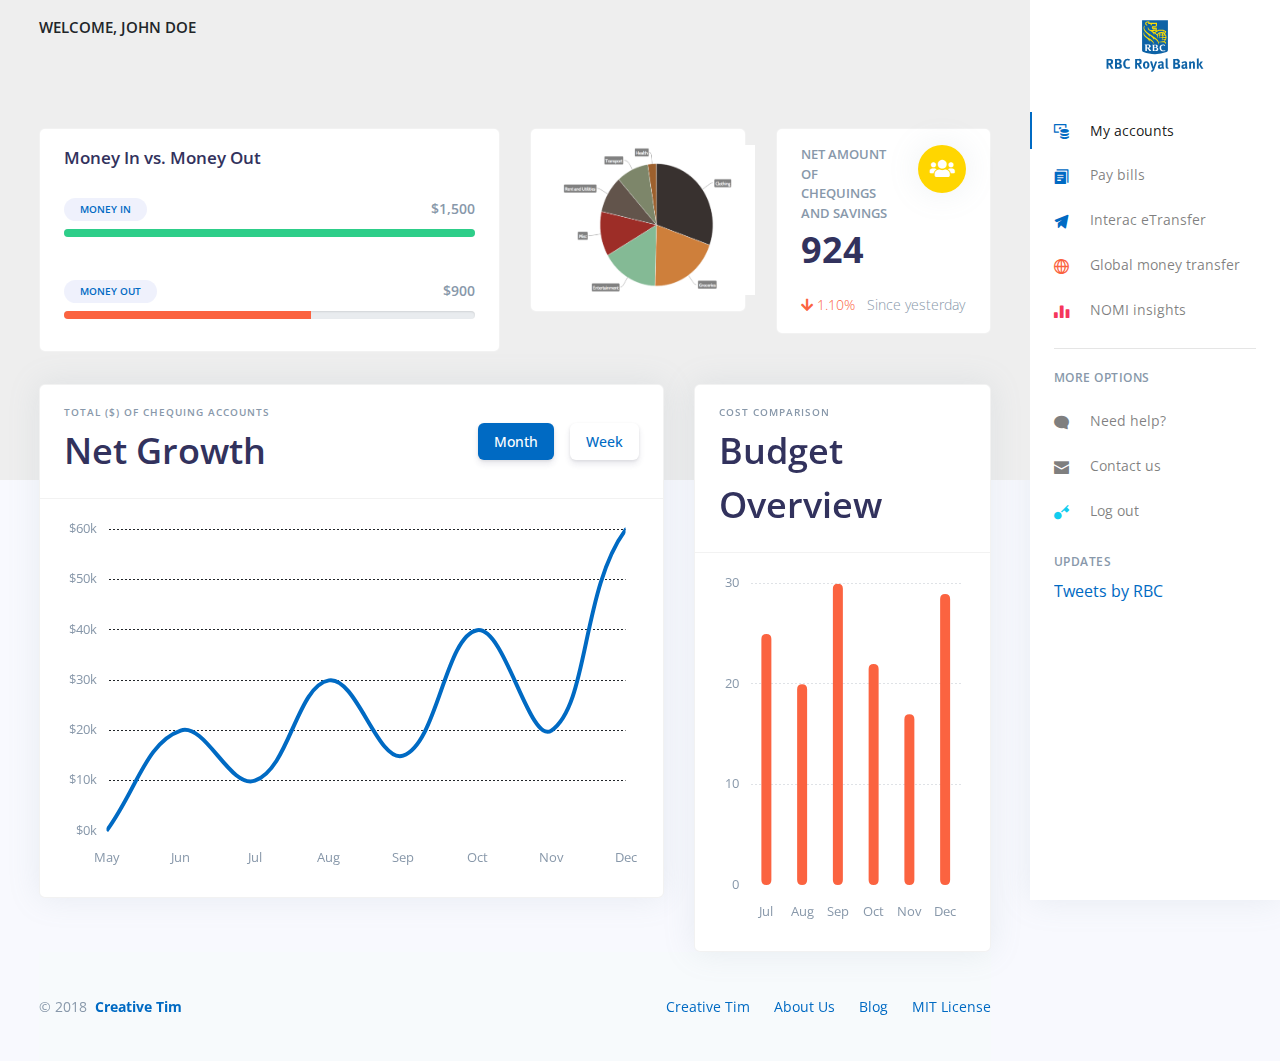
<file: nomi.html>
<!--

    =========================================================
    * Argon Dashboard - v1.1.1
    =========================================================

    * Product Page: https://www.creative-tim.com/product/argon-dashboard
    * Copyright 2019 Creative Tim (https://www.creative-tim.com)
    * Licensed under MIT (https://github.com/creativetimofficial/argon-dashboard/blob/master/LICENSE.md)

    * Coded by Creative Tim

    =========================================================

    * The above copyright notice and this permission notice shall be included in all copies or substantial portions of the Software. -->
    <!DOCTYPE html>
    <html lang="en">

    <head>
    <meta charset="utf-8" />
    <meta name="viewport" content="width=device-width, initial-scale=1, shrink-to-fit=no">
    <title>
        RBC 2050 - Dashboard
    </title>
    <!-- Favicon -->
    <link href="./assets/favicon.ico" rel="icon" type="image/png">
    <!-- Fonts -->
    <link href="https://fonts.googleapis.com/css?family=Open+Sans:300,400,600,700" rel="stylesheet">
    <!-- Icons -->
    <link href="./assets/js/plugins/nucleo/css/nucleo.css" rel="stylesheet" />
    <link href="./assets/js/plugins/@fortawesome/fontawesome-free/css/all.min.css" rel="stylesheet" />
    <!-- CSS Files -->
    <link href="./assets/css/argon-dashboard.css?v=1.1.1" rel="stylesheet" />
    </head>

    <body class="">
    <nav class="navbar navbar-vertical fixed-right navbar-expand-md navbar-light bg-white" id="sidenav-main">
        <div class="container-fluid">
        <!-- Toggler -->
        <button class="navbar-toggler" type="button" data-toggle="collapse" data-target="#sidenav-collapse-main" aria-controls="sidenav-main" aria-expanded="false" aria-label="Toggle navigation">
            <span class="navbar-toggler-icon"></span>
        </button>
        <!-- Brand -->
        <a class="navbar-brand pt-0" href="./index.html">
            <img src="./assets/rbc_logo_rectangle.svg" class="navbar-brand-img" alt="...">
        </a>
        <!-- User -->
        <ul class="nav align-items-center d-md-none">
            <li class="nav-item dropdown">
            <a class="nav-link nav-link-icon" href="#" role="button" data-toggle="dropdown" aria-haspopup="true" aria-expanded="false">
                <i class="ni ni-bell-55"></i>
            </a>
            <div class="dropdown-menu dropdown-menu-arrow dropdown-menu-right" aria-labelledby="navbar-default_dropdown_1">
                <a class="dropdown-item" href="#">Action</a>
                <a class="dropdown-item" href="#">Another action</a>
                <div class="dropdown-divider"></div>
                <a class="dropdown-item" href="#">Something else here</a>
            </div>
            </li>
            <li class="nav-item dropdown">
            <a class="nav-link" href="#" role="button" data-toggle="dropdown" aria-haspopup="true" aria-expanded="false">
                <div class="media align-items-center">
                <span class="avatar avatar-sm rounded-circle">
                    <img alt="Image placeholder" src="./assets/img/theme/team-1-800x800.jpg">
                </span>
                </div>
            </a>
            <div class="dropdown-menu dropdown-menu-arrow dropdown-menu-right">
                <div class=" dropdown-header noti-title">
                <h6 class="text-overflow m-0">Welcome, John Doe</h6>
                </div>
                <a href="./examples/profile.html" class="dropdown-item">
                <i class="ni ni-settings-gear-65"></i>
                <span>Settings</span>
                </a>
                <a href="./examples/profile.html" class="dropdown-item">
                <i class="ni ni-calendar-grid-58"></i>
                <span>Activity</span>
                </a>
                <a href="./examples/profile.html" class="dropdown-item">
                <i class="ni ni-support-16"></i>
                <span>Support</span>
                </a>
                <div class="dropdown-divider"></div>
                <a href="#!" class="dropdown-item">
                <i class="ni ni-user-run"></i>
                <span>Logout</span>
                </a>
            </div>
            </li>
        </ul>
        <!-- Collapse -->
        <div class="collapse navbar-collapse" id="sidenav-collapse-main">
            <!-- Collapse header -->
            <div class="navbar-collapse-header d-md-none">
            <div class="row">
                <div class="col-6 collapse-brand">
                <a href="./index.html">
                    <img height="50px" src="./assets/rbc_logo_rectangle.svg">
                </a>
                </div>
                <div class="col-6 collapse-close">
                <button type="button" class="navbar-toggler" data-toggle="collapse" data-target="#sidenav-collapse-main" aria-controls="sidenav-main" aria-expanded="false" aria-label="Toggle sidenav">
                    <span></span>
                    <span></span>
                </button>
                </div>
            </div>
            </div>
            <!-- Form -->
            <!-- <form class="mt-4 mb-3 d-md-none">
            <div class="input-group input-group-rounded input-group-merge">
                <input type="search" class="form-control form-control-rounded form-control-prepended" placeholder="Search" aria-label="Search">
                <div class="input-group-prepend">
                <div class="input-group-text">
                    <span class="fa fa-search"></span>
                </div>
                </div>
            </div>
            </form> -->
            
            <!-- Navigation -->
            <ul class="navbar-nav">
            <li class="nav-item  active ">
                <a class="nav-link  active " href="./index.html">
                <i class="ni ni-money-coins text-primary"></i> My accounts
                </a>
            </li>
            <li class="nav-item">
                <a class="nav-link " data-toggle = "modal" data-target="#payBillsModal">
                <i class="ni ni-single-copy-04 text-blue"></i> Pay bills
                </a>
            </li>
            <li class="nav-item">
                <a class="nav-link " data-toggle = "modal" data-target="#interacModal">
                <i class="ni ni-send text-blue"></i> Interac eTransfer
                </a>
            </li>
            
            <li class="nav-item">
                <a class="nav-link " data-toggle = "modal" data-target="#globalModal">
                <i class="ni ni-world-2 text-orange"></i> Global money transfer
                </a>
            </li>
            <li class="nav-item">
                <a class="nav-link " data-toggle="modal" data-target="#nomiModal">
                <i class="ni ni-chart-bar-32 text-red"></i> NOMI insights
                </a>
            </li>
            </ul>
            <!-- Divider -->
            <hr class="my-3">
            <!-- Heading -->
            <h6 class="navbar-heading text-muted">More options</h6>
            <!-- Navigation -->
            <ul class="navbar-nav mb-md-3">
            <li class="nav-item">
                <a class="nav-link" href="https://demos.creative-tim.com/argon-dashboard/docs/getting-started/overview.html">
                <i class="ni ni-chat-round"></i> Need help?
                </a>
            </li>
            <li class="nav-item">
                <a class="nav-link" href="https://demos.creative-tim.com/argon-dashboard/docs/foundation/colors.html">
                <i class="ni ni-email-83"></i> Contact us 
                </a>
            </li>
            <li class="nav-item">
                <a class="nav-link" href="./examples/login.html">
                <i class="ni ni-key-25 text-info"></i> Log out
                </a>
            </li>
            </ul>
        </div>
        <h6 class="navbar-heading text-muted pb-0">Updates</h6>

        <div class="mb-xl-0" style="overflow-y:scroll; height:340px">
            <a class="twitter-timeline" href="https://twitter.com/RBC?ref_src=twsrc%5Etfw">Tweets by RBC</a> <script async src="https://platform.twitter.com/widgets.js" charset="utf-8"></script>
        </div>
        </div>
    </nav>
    <div class="main-content">
        <!-- Navbar -->
        <nav class="navbar navbar-top navbar-expand-md navbar-dark" id="navbar-main">
        <div class="container-fluid">
            <!-- Brand -->
            <a class="h4 mb-0 text-dark text-uppercase d-none d-inline-block" href="./index.html">Welcome, John Doe</a>
            <!-- Form -->
            <!-- <form class="navbar-search navbar-search-muted form-inline mr-3 d-none d-md-flex ml-lg-auto">
            <div class="form-group mb-0">
                <div class="input-group input-group-alternative">
                <div class="input-group-prepend">
                    <span class="input-group-text"><i class="fas fa-search"></i></span>
                </div>
                <input class="form-control" placeholder="Search" type="text">
                </div>
            </div>
            </form> -->
            <!-- User -->
            <ul class="navbar-nav align-items-center d-none d-md-flex">
            
            </ul>
        </div>
        </nav>
        <!-- End Navbar -->

        <!-- Header -->
        <!-- Header -->
        <div class="header bg-default pb-8 pt-5 pt-md-8">
        <div class="container-fluid">
            <div class="header-body">
            <!-- Card stats -->
            <div class="row">
                <div class="col-xl-6 col-lg-6">
                <div class="card card-stats mb-4 mb-xl-0">
                    <div class="card-body">
                    <h3 class="mb-0">Money In vs. Money Out</h3>


                        <div class="progress-wrapper">
                        <div class="progress-info">
                            <div class="progress-label">
                            <span>Money In</span>
                            </div>
                            <div class="progress-percentage">
                            <span>$1,500</span>
                            </div>
                        </div>
                        <div class="progress">
                            <div class="progress-bar bg-success" role="progressbar" aria-valuenow="100" aria-valuemin="0" aria-valuemax="100" style="width: 100%;"></div>
                        </div>
                        </div>

                        <div class="progress-wrapper">
                        <div class="progress-info">
                            <div class="progress-label">
                            <span>Money Out</span>
                            </div>
                            <div class="progress-percentage">
                            <span>$900</span>
                            </div>
                        </div>
                        <div class="progress">
                            <div class="progress-bar bg-warning" role="progressbar" aria-valuenow="60" aria-valuemin="0" aria-valuemax="100" style="width: 60%;"></div>
                        </div>
                        </div>
                    </div>
                </div>
                </div>
                <div class="col-xl-3 col-lg-6">
                <div class="card card-stats mb-4 mb-xl-0">
                    <div class="card-body">
                    <img src="./piechart.png" style="padding-left:0px;width:200px;height:150px;">
                    </div>
                </div>
                </div>
                <div class="col-xl-3 col-lg-6">
                <div class="card card-stats mb-4 mb-xl-0">
                    <div class="card-body">
                    <div class="row">
                        <div class="col">
                        <h5 class="card-title text-uppercase text-muted mb-0">Net Amount of Chequings and Savings</h5>
                        <span class="h2 font-weight-bold mb-0">924</span>
                        </div>
                        <div class="col-auto">
                        <div class="icon icon-shape bg-yellow text-white rounded-circle shadow">
                            <i class="fas fa-users"></i>
                        </div>
                        </div>
                    </div>
                    <p class="mt-3 mb-0 text-muted text-sm">
                        <span class="text-warning mr-2"><i class="fas fa-arrow-down"></i> 1.10%</span>
                        <span class="text-nowrap">Since yesterday</span>
                    </p>
                    </div>
                </div>
                </div>
                
            </div>
            </div>
        </div>
        </div>
        <div class="container-fluid mt--7">
        <div class="row">
            <div class="col-xl-8 mb-5 mb-xl-0">
            <div class="card bg-white shadow">
                <div class="card-header bg-transparent">
                <div class="row align-items-center">
                    <div class="col">
                    <h6 class="text-uppercase text-muted ls-1 mb-1">Total ($) of Chequing Accounts</h6>
                    <h2 class=" mb-0">Net Growth</h2>
                    </div>
                    <div class="col">
                    <ul class="nav nav-pills justify-content-end">
                        <li class="nav-item mr-2 mr-md-0" data-toggle="chart" data-target="#chart-sales" data-update='{"data":{"datasets":[{"data":[0, 20, 10, 30, 15, 40, 20, 60, 60]}]}}' data-prefix="$" data-suffix="k">
                        <a href="#" class="nav-link py-2 px-3 active" data-toggle="tab">
                            <span class="d-none d-md-block">Month</span>
                            <span class="d-md-none">M</span>
                        </a>
                        </li>
                        <li class="nav-item" data-toggle="chart" data-target="#chart-sales" data-update='{"data":{"datasets":[{"data":[0, 20, 5, 25, 10, 30, 15, 40, 40]}]}}' data-prefix="$" data-suffix="k">
                        <a href="#" class="nav-link py-2 px-3" data-toggle="tab">
                            <span class="d-none d-md-block">Week</span>
                            <span class="d-md-none">W</span>
                        </a>
                        </li>
                    </ul>
                    </div>
                </div>
                </div>
                <div class="card-body">
                <!-- Chart -->
                <div class="chart">
                    <!-- Chart wrapper -->
                    <canvas id="chart-sales" class="chart-canvas"></canvas>
                </div>
                </div>
            </div>
            </div>
            <div class="col-xl-4">
            <div class="card shadow">
                <div class="card-header bg-transparent">
                <div class="row align-items-center">
                    <div class="col">
                    <h6 class="text-uppercase text-muted ls-1 mb-1">Cost Comparison</h6>
                    <h2 class="mb-0"> Budget Overview</h2>
                    </div>
                </div>
                </div>
                <div class="card-body">
                <!-- Chart -->
                <div class="chart">
                    <canvas id="chart-orders" class="chart-canvas"></canvas>
                </div>
                </div>
            </div>
            </div>
        </div>
        
        <!-- Footer -->
        <footer class="footer">
            <div class="row align-items-center justify-content-xl-between">
            <div class="col-xl-6">
                <div class="copyright text-center text-xl-left text-muted">
                &copy; 2018 <a href="https://www.creative-tim.com" class="font-weight-bold ml-1" target="_blank">Creative Tim</a>
                </div>
            </div>
            <div class="col-xl-6">
                <ul class="nav nav-footer justify-content-center justify-content-xl-end">
                <li class="nav-item">
                    <a href="https://www.creative-tim.com" class="nav-link" target="_blank">Creative Tim</a>
                </li>
                <li class="nav-item">
                    <a href="https://www.creative-tim.com/presentation" class="nav-link" target="_blank">About Us</a>
                </li>
                <li class="nav-item">
                    <a href="http://blog.creative-tim.com" class="nav-link" target="_blank">Blog</a>
                </li>
                <li class="nav-item">
                    <a href="https://github.com/creativetimofficial/argon-dashboard/blob/master/LICENSE.md" class="nav-link" target="_blank">MIT License</a>
                </li>
                </ul>
            </div>
            </div>
        </footer>
        </div>
    </div>
    <!--   Core   -->
    <script src="./assets/js/plugins/jquery/dist/jquery.min.js"></script>
    <script src="./assets/js/plugins/bootstrap/dist/js/bootstrap.bundle.min.js"></script>
    <!--   Optional JS   -->
    <script src="./assets/js/plugins/chart.js/dist/Chart.min.js"></script>
    <script src="./assets/js/plugins/chart.js/dist/Chart.extension.js"></script>

    <!--   Argon JS   -->
    <script src="./assets/js/argon-dashboard.min.js?v=1.1.1"></script>
    <script src="https://cdn.trackjs.com/agent/v3/latest/t.js"></script>
    <script>
        window.TrackJS &&
        TrackJS.install({
            token: "ee6fab19c5a04ac1a32a645abde4613a",
            application: "argon-dashboard-free"
        });
    </script>
    </body>

    </html>
</file>
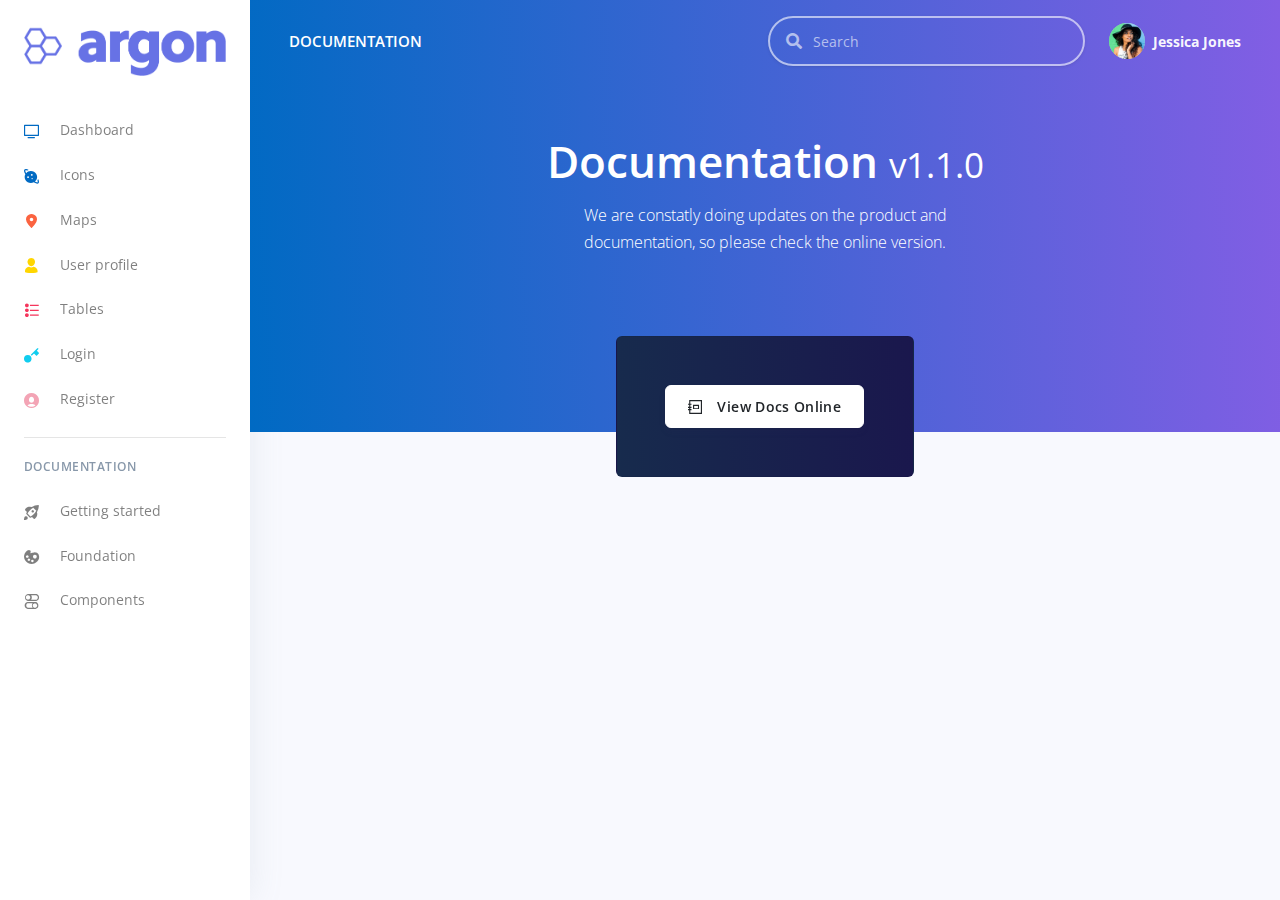
<file: docs/documentation.html>
<!DOCTYPE html>
<html>

<head>
  <meta charset="utf-8">
  <meta name="viewport" content="width=device-width, initial-scale=1, shrink-to-fit=no">
  <meta name="description" content="Start your development with a Dashboard for Bootstrap 4.">
  <meta name="author" content="Creative Tim">
  <title>Argon Dashboard - Free Dashboard for Bootstrap 4</title>
  <!-- Favicon -->
  <link href="../assets/img/brand/favicon.png" rel="icon" type="image/png">
  <!-- Fonts -->
  <link href="https://fonts.googleapis.com/css?family=Open+Sans:300,400,600,700" rel="stylesheet">
  <!-- Icons -->
  <link href="../assets/js/plugins/nucleo/css/nucleo.css" rel="stylesheet">
  <link href="../assets/js/plugins/@fortawesome/fontawesome-free/css/all.min.css" rel="stylesheet">
  <!-- Argon CSS -->
  <link type="text/css" href="../assets/css/argon-dashboard.css?v=1.0.0" rel="stylesheet">
</head>

<body>
  <!-- Sidenav -->
  <nav class="navbar navbar-vertical fixed-left navbar-expand-md navbar-light bg-white" id="sidenav-main">
    <div class="container-fluid">
      <!-- Toggler -->
      <button class="navbar-toggler" type="button" data-toggle="collapse" data-target="#sidenav-collapse-main" aria-controls="sidenav-main" aria-expanded="false" aria-label="Toggle navigation">
        <span class="navbar-toggler-icon"></span>
      </button>
      <!-- Brand -->
      <a class="navbar-brand pt-0" href="../index.html">
        <img src="../assets/img/brand/blue.png" class="navbar-brand-img" alt="...">
      </a>
      <!-- User -->
      <ul class="nav align-items-center d-md-none">
        <li class="nav-item dropdown">
          <a class="nav-link nav-link-icon" href="#" role="button" data-toggle="dropdown" aria-haspopup="true" aria-expanded="false">
            <i class="ni ni-bell-55"></i>
          </a>
          <div class="dropdown-menu dropdown-menu-arrow dropdown-menu-right" aria-labelledby="navbar-default_dropdown_1">
            <a class="dropdown-item" href="#">Action</a>
            <a class="dropdown-item" href="#">Another action</a>
            <div class="dropdown-divider"></div>
            <a class="dropdown-item" href="#">Something else here</a>
          </div>
        </li>
        <li class="nav-item dropdown">
          <a class="nav-link" href="#" role="button" data-toggle="dropdown" aria-haspopup="true" aria-expanded="false">
            <div class="media align-items-center">
              <span class="avatar avatar-sm rounded-circle">
                <img alt="Image placeholder" src="../assets/img/theme/team-1-800x800.jpg">
              </span>
            </div>
          </a>
          <div class="dropdown-menu dropdown-menu-arrow dropdown-menu-right">
            <div class=" dropdown-header noti-title">
              <h6 class="text-overflow m-0">Welcome!</h6>
            </div>
            <a href="../examples/profile.html" class="dropdown-item">
              <i class="ni ni-single-02"></i>
              <span>My profile</span>
            </a>
            <a href="../examples/profile.html" class="dropdown-item">
              <i class="ni ni-settings-gear-65"></i>
              <span>Settings</span>
            </a>
            <a href="../examples/profile.html" class="dropdown-item">
              <i class="ni ni-calendar-grid-58"></i>
              <span>Activity</span>
            </a>
            <a href="../examples/profile.html" class="dropdown-item">
              <i class="ni ni-support-16"></i>
              <span>Support</span>
            </a>
            <div class="dropdown-divider"></div>
            <a href="#!" class="dropdown-item">
              <i class="ni ni-user-run"></i>
              <span>Logout</span>
            </a>
          </div>
        </li>
      </ul>
      <!-- Collapse -->
      <div class="collapse navbar-collapse" id="sidenav-collapse-main">
        <!-- Collapse header -->
        <div class="navbar-collapse-header d-md-none">
          <div class="row">
            <div class="col-6 collapse-brand">
              <a href="../index.html">
                <img src="../assets/img/brand/blue.png">
              </a>
            </div>
            <div class="col-6 collapse-close">
              <button type="button" class="navbar-toggler" data-toggle="collapse" data-target="#sidenav-collapse-main" aria-controls="sidenav-main" aria-expanded="false" aria-label="Toggle sidenav">
                <span></span>
                <span></span>
              </button>
            </div>
          </div>
        </div>
        <!-- Form -->
        <form class="mt-4 mb-3 d-md-none">
          <div class="input-group input-group-rounded input-group-merge">
            <input type="search" class="form-control form-control-rounded form-control-prepended" placeholder="Search" aria-label="Search">
            <div class="input-group-prepend">
              <div class="input-group-text">
                <span class="fa fa-search"></span>
              </div>
            </div>
          </div>
        </form>
        <!-- Navigation -->
        <ul class="navbar-nav">
          <li class="nav-item">
            <a class="nav-link" href="../index.html">
              <i class="ni ni-tv-2 text-primary"></i> Dashboard
            </a>
          </li>
          <li class="nav-item">
            <a class="nav-link" href="../examples/icons.html">
              <i class="ni ni-planet text-blue"></i> Icons
            </a>
          </li>
          <li class="nav-item">
            <a class="nav-link" href="../examples/maps.html">
              <i class="ni ni-pin-3 text-orange"></i> Maps
            </a>
          </li>
          <li class="nav-item">
            <a class="nav-link" href="../examples/profile.html">
              <i class="ni ni-single-02 text-yellow"></i> User profile
            </a>
          </li>
          <li class="nav-item">
            <a class="nav-link" href="../examples/tables.html">
              <i class="ni ni-bullet-list-67 text-red"></i> Tables
            </a>
          </li>
          <li class="nav-item">
            <a class="nav-link" href="../examples/login.html">
              <i class="ni ni-key-25 text-info"></i> Login
            </a>
          </li>
          <li class="nav-item">
            <a class="nav-link" href="../examples/register.html">
              <i class="ni ni-circle-08 text-pink"></i> Register
            </a>
          </li>
        </ul>
        <!-- Divider -->
        <hr class="my-3">
        <!-- Heading -->
        <h6 class="navbar-heading text-muted">Documentation</h6>
        <!-- Navigation -->
        <ul class="navbar-nav mb-md-3">
          <li class="nav-item">
            <a class="nav-link" href="https://demos.creative-tim.com/argon-dashboard/docs/getting-started/overview.html">
              <i class="ni ni-spaceship"></i> Getting started
            </a>
          </li>
          <li class="nav-item">
            <a class="nav-link" href="https://demos.creative-tim.com/argon-dashboard/docs/foundation/colors.html">
              <i class="ni ni-palette"></i> Foundation
            </a>
          </li>
          <li class="nav-item">
            <a class="nav-link" href="https://demos.creative-tim.com/argon-dashboard/docs/components/alerts.html">
              <i class="ni ni-ui-04"></i> Components
            </a>
          </li>
        </ul>
      </div>
    </div>
  </nav>
  <!-- Main content -->
  <div class="main-content">
    <!-- Top navbar -->
    <nav class="navbar navbar-top navbar-expand-md navbar-dark" id="navbar-main">
      <div class="container-fluid">
        <!-- Brand -->
        <a class="h4 mb-0 text-white text-uppercase d-none d-lg-inline-block" href="../index.html">Documentation</a>
        <!-- Form -->
        <form class="navbar-search navbar-search-dark form-inline mr-3 d-none d-md-flex ml-lg-auto">
          <div class="form-group mb-0">
            <div class="input-group input-group-alternative">
              <div class="input-group-prepend">
                <span class="input-group-text"><i class="fas fa-search"></i></span>
              </div>
              <input class="form-control" placeholder="Search" type="text">
            </div>
          </div>
        </form>
        <!-- User -->
        <ul class="navbar-nav align-items-center d-none d-md-flex">
          <li class="nav-item dropdown">
            <a class="nav-link pr-0" href="#" role="button" data-toggle="dropdown" aria-haspopup="true" aria-expanded="false">
              <div class="media align-items-center">
                <span class="avatar avatar-sm rounded-circle">
                  <img alt="Image placeholder" src="../assets/img/theme/team-4-800x800.jpg">
                </span>
                <div class="media-body ml-2 d-none d-lg-block">
                  <span class="mb-0 text-sm  font-weight-bold">Jessica Jones</span>
                </div>
              </div>
            </a>
            <div class="dropdown-menu dropdown-menu-arrow dropdown-menu-right">
              <div class=" dropdown-header noti-title">
                <h6 class="text-overflow m-0">Welcome!</h6>
              </div>
              <a href="../examples/profile.html" class="dropdown-item">
                <i class="ni ni-single-02"></i>
                <span>My profile</span>
              </a>
              <a href="../examples/profile.html" class="dropdown-item">
                <i class="ni ni-settings-gear-65"></i>
                <span>Settings</span>
              </a>
              <a href="../examples/profile.html" class="dropdown-item">
                <i class="ni ni-calendar-grid-58"></i>
                <span>Activity</span>
              </a>
              <a href="../examples/profile.html" class="dropdown-item">
                <i class="ni ni-support-16"></i>
                <span>Support</span>
              </a>
              <div class="dropdown-divider"></div>
              <a href="#!" class="dropdown-item">
                <i class="ni ni-user-run"></i>
                <span>Logout</span>
              </a>
            </div>
          </li>
        </ul>
      </div>
    </nav>
    <!-- Header -->
    <div class="header bg-gradient-primary pb-8 pt-5 pt-lg-8 d-flex align-items-center">
      <!-- Header container -->
      <div class="container-fluid">
        <div class="row justify-content-center">
          <div class="col-lg-6 col-md-10 text-center">
            <h1 class="display-2 text-white">Documentation <small>v1.1.0</small></h1>
            <p class="text-white mt-0 mb-5">We are constatly doing updates on the product and documentation, so please check the online version.</p>
          </div>
        </div>
      </div>
    </div>
    <!-- Page content -->
    <div class="container-fluid mt--7">
      <div class="row justify-content-center">
        <div class="col-lg-4">
          <div class="card bg-gradient-default text-center p-5">
            <a href="https://demos.creative-tim.com/argon-dashboard/docs/getting-started/overview.html" class="btn btn-white btn-icon mb-3 mb-sm-0">
              <span class="btn-inner--icon"><i class="ni ni-collection"></i></span>
              <span class="btn-inner--text">View Docs Online</span>
            </a>
          </div>
        </div>
      </div>
      <!-- Footer -->
    </div>
  </div>
  <!-- Argon Scripts -->
  <!-- Core -->
  <script src="../assets/js/plugins/jquery/dist/jquery.min.js"></script>
  <script src="../assets/js/plugins/bootstrap/dist/js/bootstrap.bundle.min.js"></script>
  <!-- Argon JS -->
  <script src="../assets/js/argon-dashboard.js?v=1.0.0"></script>
</body>

</html>
</file>
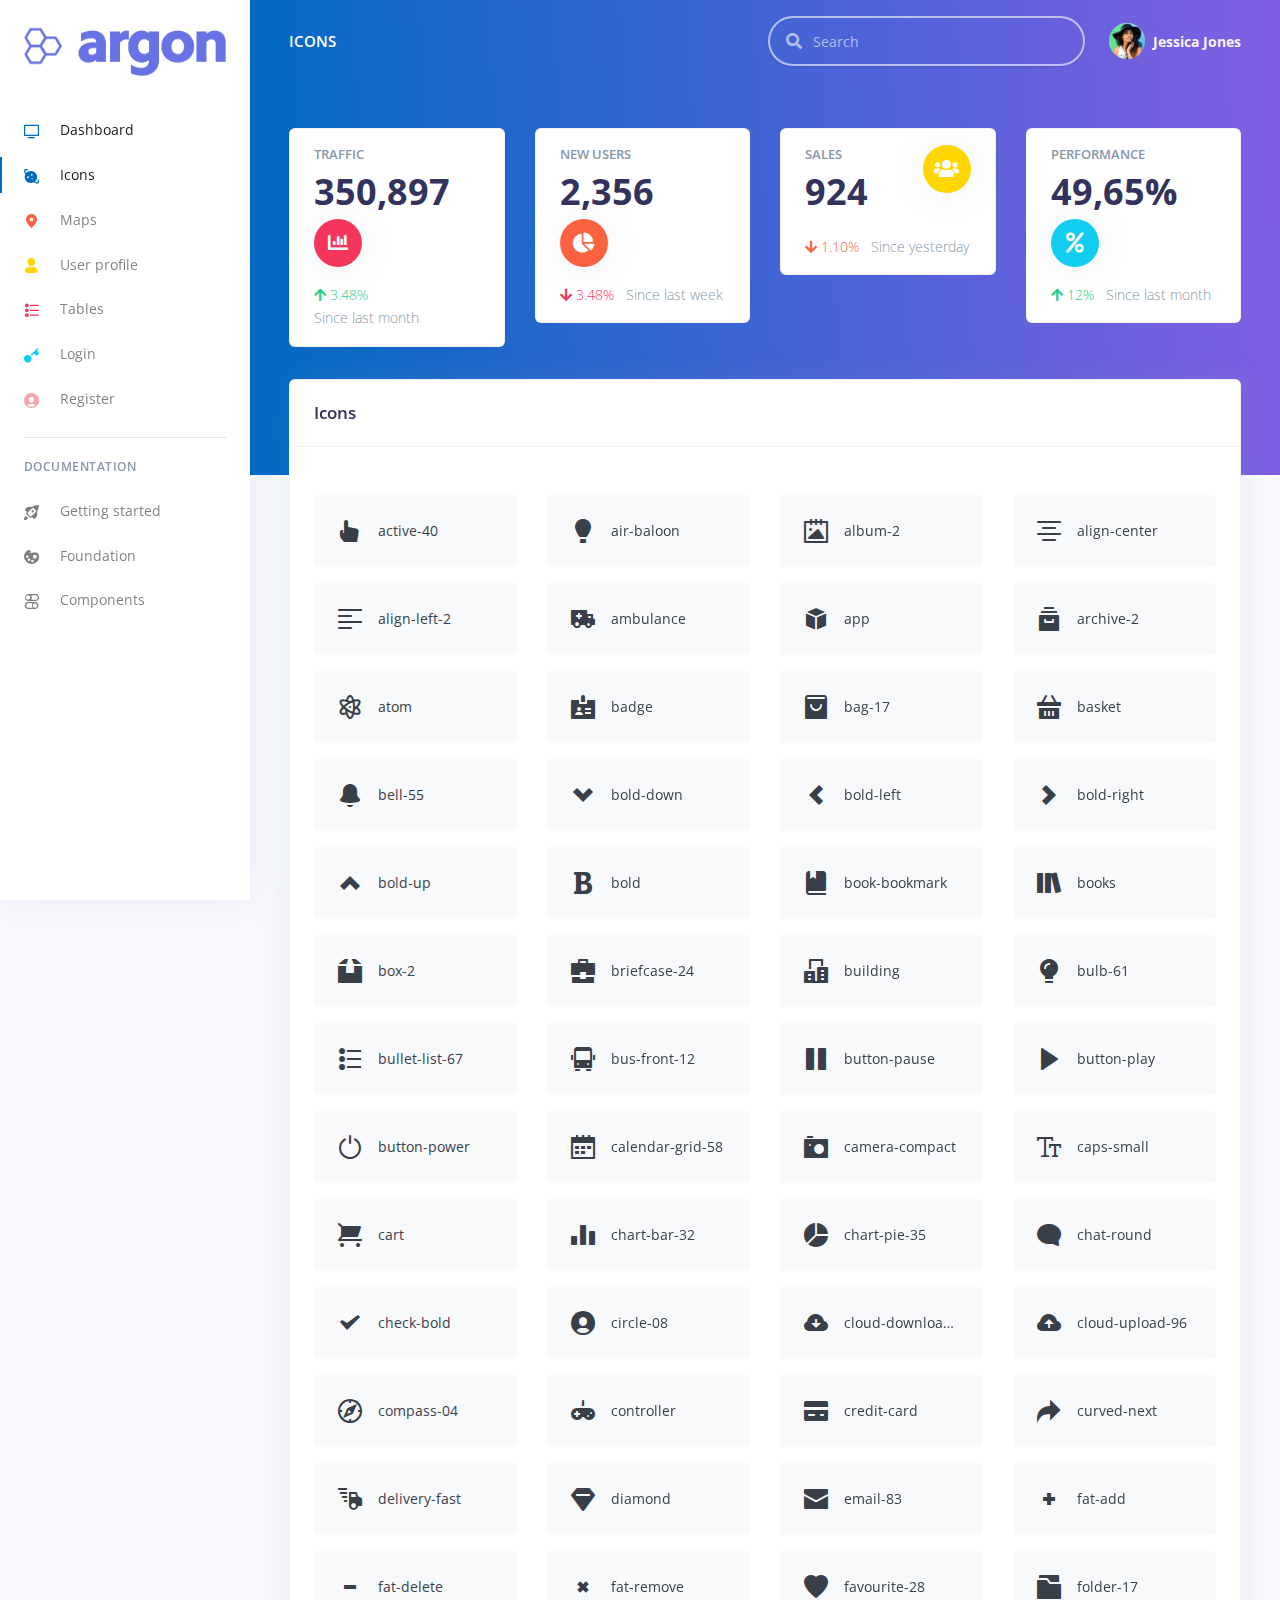
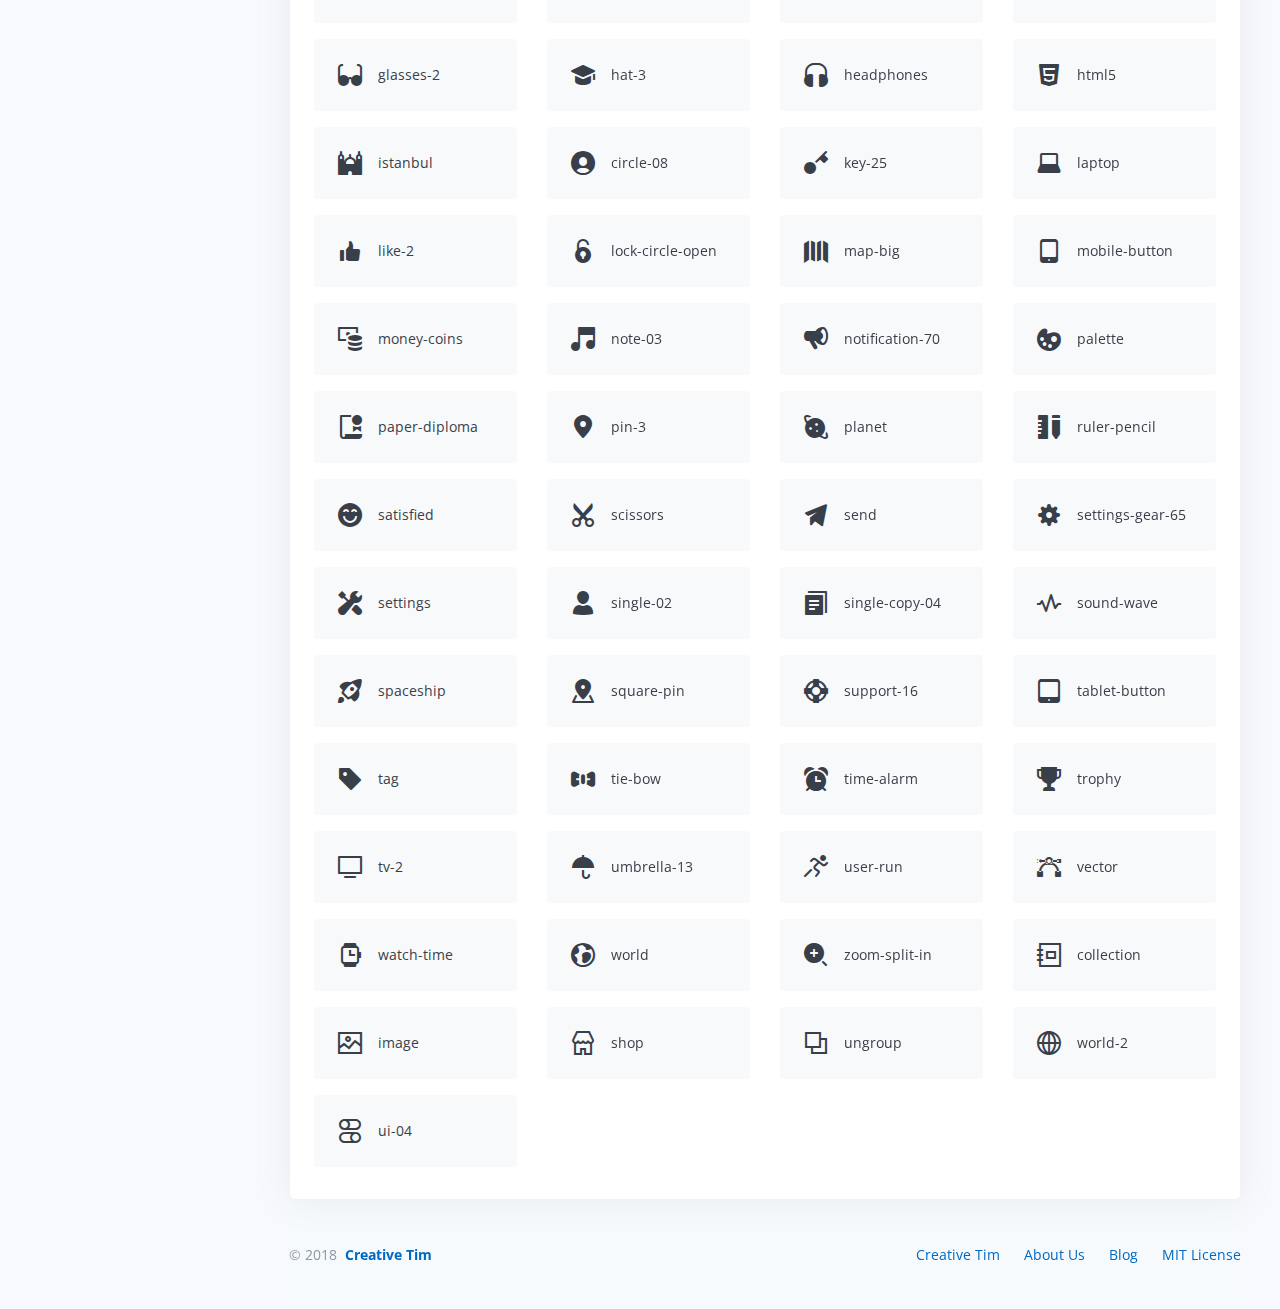
<file: examples/icons.html>
<!--

=========================================================
* Argon Dashboard - v1.1.1
=========================================================

* Product Page: https://www.creative-tim.com/product/argon-dashboard
* Copyright 2019 Creative Tim (https://www.creative-tim.com)
* Licensed under MIT (https://github.com/creativetimofficial/argon-dashboard/blob/master/LICENSE.md)

* Coded by Creative Tim

=========================================================

* The above copyright notice and this permission notice shall be included in all copies or substantial portions of the Software. -->
<!DOCTYPE html>
<html lang="en">

<head>
  <meta charset="utf-8" />
  <meta name="viewport" content="width=device-width, initial-scale=1, shrink-to-fit=no">
  <title>
    Argon Dashboard - Free Dashboard for Bootstrap 4 by Creative Tim
  </title>
  <!-- Favicon -->
  <link href="../assets/img/brand/favicon.png" rel="icon" type="image/png">
  <!-- Fonts -->
  <link href="https://fonts.googleapis.com/css?family=Open+Sans:300,400,600,700" rel="stylesheet">
  <!-- Icons -->
  <link href="../assets/js/plugins/nucleo/css/nucleo.css" rel="stylesheet" />
  <link href="../assets/js/plugins/@fortawesome/fontawesome-free/css/all.min.css" rel="stylesheet" />
  <!-- CSS Files -->
  <link href="../assets/css/argon-dashboard.css?v=1.1.1" rel="stylesheet" />
</head>

<body class="">
  <nav class="navbar navbar-vertical fixed-left navbar-expand-md navbar-light bg-white" id="sidenav-main">
    <div class="container-fluid">
      <!-- Toggler -->
      <button class="navbar-toggler" type="button" data-toggle="collapse" data-target="#sidenav-collapse-main" aria-controls="sidenav-main" aria-expanded="false" aria-label="Toggle navigation">
        <span class="navbar-toggler-icon"></span>
      </button>
      <!-- Brand -->
      <a class="navbar-brand pt-0" href="../index.html">
        <img src="../assets/img/brand/blue.png" class="navbar-brand-img" alt="...">
      </a>
      <!-- User -->
      <ul class="nav align-items-center d-md-none">
        <li class="nav-item dropdown">
          <a class="nav-link nav-link-icon" href="#" role="button" data-toggle="dropdown" aria-haspopup="true" aria-expanded="false">
            <i class="ni ni-bell-55"></i>
          </a>
          <div class="dropdown-menu dropdown-menu-arrow dropdown-menu-right" aria-labelledby="navbar-default_dropdown_1">
            <a class="dropdown-item" href="#">Action</a>
            <a class="dropdown-item" href="#">Another action</a>
            <div class="dropdown-divider"></div>
            <a class="dropdown-item" href="#">Something else here</a>
          </div>
        </li>
        <li class="nav-item dropdown">
          <a class="nav-link" href="#" role="button" data-toggle="dropdown" aria-haspopup="true" aria-expanded="false">
            <div class="media align-items-center">
              <span class="avatar avatar-sm rounded-circle">
                <img alt="Image placeholder" src="../assets/img/theme/team-1-800x800.jpg
">
              </span>
            </div>
          </a>
          <div class="dropdown-menu dropdown-menu-arrow dropdown-menu-right">
            <div class=" dropdown-header noti-title">
              <h6 class="text-overflow m-0">Welcome!</h6>
            </div>
            <a href="./examples/profile.html" class="dropdown-item">
              <i class="ni ni-single-02"></i>
              <span>My profile</span>
            </a>
            <a href="./examples/profile.html" class="dropdown-item">
              <i class="ni ni-settings-gear-65"></i>
              <span>Settings</span>
            </a>
            <a href="./examples/profile.html" class="dropdown-item">
              <i class="ni ni-calendar-grid-58"></i>
              <span>Activity</span>
            </a>
            <a href="./examples/profile.html" class="dropdown-item">
              <i class="ni ni-support-16"></i>
              <span>Support</span>
            </a>
            <div class="dropdown-divider"></div>
            <a href="#!" class="dropdown-item">
              <i class="ni ni-user-run"></i>
              <span>Logout</span>
            </a>
          </div>
        </li>
      </ul>
      <!-- Collapse -->
      <div class="collapse navbar-collapse" id="sidenav-collapse-main">
        <!-- Collapse header -->
        <div class="navbar-collapse-header d-md-none">
          <div class="row">
            <div class="col-6 collapse-brand">
              <a href="../index.html">
                <img src="../assets/img/brand/blue.png">
              </a>
            </div>
            <div class="col-6 collapse-close">
              <button type="button" class="navbar-toggler" data-toggle="collapse" data-target="#sidenav-collapse-main" aria-controls="sidenav-main" aria-expanded="false" aria-label="Toggle sidenav">
                <span></span>
                <span></span>
              </button>
            </div>
          </div>
        </div>
        <!-- Form -->
        <form class="mt-4 mb-3 d-md-none">
          <div class="input-group input-group-rounded input-group-merge">
            <input type="search" class="form-control form-control-rounded form-control-prepended" placeholder="Search" aria-label="Search">
            <div class="input-group-prepend">
              <div class="input-group-text">
                <span class="fa fa-search"></span>
              </div>
            </div>
          </div>
        </form>
        <!-- Navigation -->
        <ul class="navbar-nav">
          <li class="nav-item  active ">
            <a class="nav-link " href="../index.html">
              <i class="ni ni-tv-2 text-primary"></i> Dashboard
            </a>
          </li>
          <li class="nav-item">
            <a class="nav-link  active " href="../examples/icons.html">
              <i class="ni ni-planet text-blue"></i> Icons
            </a>
          </li>
          <li class="nav-item">
            <a class="nav-link " href="../examples/maps.html">
              <i class="ni ni-pin-3 text-orange"></i> Maps
            </a>
          </li>
          <li class="nav-item">
            <a class="nav-link " href="../examples/profile.html">
              <i class="ni ni-single-02 text-yellow"></i> User profile
            </a>
          </li>
          <li class="nav-item">
            <a class="nav-link " href="../examples/tables.html">
              <i class="ni ni-bullet-list-67 text-red"></i> Tables
            </a>
          </li>
          <li class="nav-item">
            <a class="nav-link" href="../examples/login.html">
              <i class="ni ni-key-25 text-info"></i> Login
            </a>
          </li>
          <li class="nav-item">
            <a class="nav-link" href="../examples/register.html">
              <i class="ni ni-circle-08 text-pink"></i> Register
            </a>
          </li>
        </ul>
        <!-- Divider -->
        <hr class="my-3">
        <!-- Heading -->
        <h6 class="navbar-heading text-muted">Documentation</h6>
        <!-- Navigation -->
        <ul class="navbar-nav mb-md-3">
          <li class="nav-item">
            <a class="nav-link" href="https://demos.creative-tim.com/argon-dashboard/docs/getting-started/overview.html">
              <i class="ni ni-spaceship"></i> Getting started
            </a>
          </li>
          <li class="nav-item">
            <a class="nav-link" href="https://demos.creative-tim.com/argon-dashboard/docs/foundation/colors.html">
              <i class="ni ni-palette"></i> Foundation
            </a>
          </li>
          <li class="nav-item">
            <a class="nav-link" href="https://demos.creative-tim.com/argon-dashboard/docs/components/alerts.html">
              <i class="ni ni-ui-04"></i> Components
            </a>
          </li>
        </ul>
      </div>
    </div>
  </nav>
  <div class="main-content">
    <!-- Navbar -->
    <nav class="navbar navbar-top navbar-expand-md navbar-dark" id="navbar-main">
      <div class="container-fluid">
        <!-- Brand -->
        <a class="h4 mb-0 text-white text-uppercase d-none d-lg-inline-block" href="../index.html">Icons</a>
        <!-- Form -->
        <form class="navbar-search navbar-search-dark form-inline mr-3 d-none d-md-flex ml-lg-auto">
          <div class="form-group mb-0">
            <div class="input-group input-group-alternative">
              <div class="input-group-prepend">
                <span class="input-group-text"><i class="fas fa-search"></i></span>
              </div>
              <input class="form-control" placeholder="Search" type="text">
            </div>
          </div>
        </form>
        <!-- User -->
        <ul class="navbar-nav align-items-center d-none d-md-flex">
          <li class="nav-item dropdown">
            <a class="nav-link pr-0" href="#" role="button" data-toggle="dropdown" aria-haspopup="true" aria-expanded="false">
              <div class="media align-items-center">
                <span class="avatar avatar-sm rounded-circle">
                  <img alt="Image placeholder" src="../assets/img/theme/team-4-800x800.jpg">
                </span>
                <div class="media-body ml-2 d-none d-lg-block">
                  <span class="mb-0 text-sm  font-weight-bold">Jessica Jones</span>
                </div>
              </div>
            </a>
            <div class="dropdown-menu dropdown-menu-arrow dropdown-menu-right">
              <div class=" dropdown-header noti-title">
                <h6 class="text-overflow m-0">Welcome!</h6>
              </div>
              <a href="../examples/profile.html" class="dropdown-item">
                <i class="ni ni-single-02"></i>
                <span>My profile</span>
              </a>
              <a href="../examples/profile.html" class="dropdown-item">
                <i class="ni ni-settings-gear-65"></i>
                <span>Settings</span>
              </a>
              <a href="../examples/profile.html" class="dropdown-item">
                <i class="ni ni-calendar-grid-58"></i>
                <span>Activity</span>
              </a>
              <a href="../examples/profile.html" class="dropdown-item">
                <i class="ni ni-support-16"></i>
                <span>Support</span>
              </a>
              <div class="dropdown-divider"></div>
              <a href="#!" class="dropdown-item">
                <i class="ni ni-user-run"></i>
                <span>Logout</span>
              </a>
            </div>
          </li>
        </ul>
      </div>
    </nav>
    <!-- End Navbar -->
    <!-- Header -->
    <div class="header bg-gradient-primary pb-8 pt-5 pt-md-8">
      <div class="container-fluid">
        <div class="header-body">
          <!-- Card stats -->
          <div class="row">
            <div class="col-xl-3 col-lg-6">
              <div class="card card-stats mb-4 mb-xl-0">
                <div class="card-body">
                  <div class="row">
                    <div class="col">
                      <h5 class="card-title text-uppercase text-muted mb-0">Traffic</h5>
                      <span class="h2 font-weight-bold mb-0">350,897</span>
                    </div>
                    <div class="col-auto">
                      <div class="icon icon-shape bg-danger text-white rounded-circle shadow">
                        <i class="fas fa-chart-bar"></i>
                      </div>
                    </div>
                  </div>
                  <p class="mt-3 mb-0 text-muted text-sm">
                    <span class="text-success mr-2"><i class="fa fa-arrow-up"></i> 3.48%</span>
                    <span class="text-nowrap">Since last month</span>
                  </p>
                </div>
              </div>
            </div>
            <div class="col-xl-3 col-lg-6">
              <div class="card card-stats mb-4 mb-xl-0">
                <div class="card-body">
                  <div class="row">
                    <div class="col">
                      <h5 class="card-title text-uppercase text-muted mb-0">New users</h5>
                      <span class="h2 font-weight-bold mb-0">2,356</span>
                    </div>
                    <div class="col-auto">
                      <div class="icon icon-shape bg-warning text-white rounded-circle shadow">
                        <i class="fas fa-chart-pie"></i>
                      </div>
                    </div>
                  </div>
                  <p class="mt-3 mb-0 text-muted text-sm">
                    <span class="text-danger mr-2"><i class="fas fa-arrow-down"></i> 3.48%</span>
                    <span class="text-nowrap">Since last week</span>
                  </p>
                </div>
              </div>
            </div>
            <div class="col-xl-3 col-lg-6">
              <div class="card card-stats mb-4 mb-xl-0">
                <div class="card-body">
                  <div class="row">
                    <div class="col">
                      <h5 class="card-title text-uppercase text-muted mb-0">Sales</h5>
                      <span class="h2 font-weight-bold mb-0">924</span>
                    </div>
                    <div class="col-auto">
                      <div class="icon icon-shape bg-yellow text-white rounded-circle shadow">
                        <i class="fas fa-users"></i>
                      </div>
                    </div>
                  </div>
                  <p class="mt-3 mb-0 text-muted text-sm">
                    <span class="text-warning mr-2"><i class="fas fa-arrow-down"></i> 1.10%</span>
                    <span class="text-nowrap">Since yesterday</span>
                  </p>
                </div>
              </div>
            </div>
            <div class="col-xl-3 col-lg-6">
              <div class="card card-stats mb-4 mb-xl-0">
                <div class="card-body">
                  <div class="row">
                    <div class="col">
                      <h5 class="card-title text-uppercase text-muted mb-0">Performance</h5>
                      <span class="h2 font-weight-bold mb-0">49,65%</span>
                    </div>
                    <div class="col-auto">
                      <div class="icon icon-shape bg-info text-white rounded-circle shadow">
                        <i class="fas fa-percent"></i>
                      </div>
                    </div>
                  </div>
                  <p class="mt-3 mb-0 text-muted text-sm">
                    <span class="text-success mr-2"><i class="fas fa-arrow-up"></i> 12%</span>
                    <span class="text-nowrap">Since last month</span>
                  </p>
                </div>
              </div>
            </div>
          </div>
        </div>
      </div>
    </div>
    <!-- Page content -->
    <div class="container-fluid mt--7">
      <!-- Table -->
      <div class="row">
        <div class="col">
          <div class="card shadow">
            <div class="card-header bg-transparent">
              <h3 class="mb-0">Icons</h3>
            </div>
            <div class="card-body">
              <div class="row icon-examples">
                <div class="col-lg-3 col-md-6">
                  <button type="button" class="btn-icon-clipboard" data-clipboard-text="active-40" title="Copy to clipboard">
                    <div>
                      <i class="ni ni-active-40"></i>
                      <span>active-40</span>
                    </div>
                  </button>
                </div>
                <div class="col-lg-3 col-md-6">
                  <button type="button" class="btn-icon-clipboard" data-clipboard-text="air-baloon" title="Copy to clipboard">
                    <div>
                      <i class="ni ni-air-baloon"></i>
                      <span>air-baloon</span>
                    </div>
                  </button>
                </div>
                <div class="col-lg-3 col-md-6">
                  <button type="button" class="btn-icon-clipboard" data-clipboard-text="album-2" title="Copy to clipboard">
                    <div>
                      <i class="ni ni-album-2"></i>
                      <span>album-2</span>
                    </div>
                  </button>
                </div>
                <div class="col-lg-3 col-md-6">
                  <button type="button" class="btn-icon-clipboard" data-clipboard-text="align-center" title="Copy to clipboard">
                    <div>
                      <i class="ni ni-align-center"></i>
                      <span>align-center</span>
                    </div>
                  </button>
                </div>
                <div class="col-lg-3 col-md-6">
                  <button type="button" class="btn-icon-clipboard" data-clipboard-text="align-left-2" title="Copy to clipboard">
                    <div>
                      <i class="ni ni-align-left-2"></i>
                      <span>align-left-2</span>
                    </div>
                  </button>
                </div>
                <div class="col-lg-3 col-md-6">
                  <button type="button" class="btn-icon-clipboard" data-clipboard-text="ambulance" title="Copy to clipboard">
                    <div>
                      <i class="ni ni-ambulance"></i>
                      <span>ambulance</span>
                    </div>
                  </button>
                </div>
                <div class="col-lg-3 col-md-6">
                  <button type="button" class="btn-icon-clipboard" data-clipboard-text="app" title="Copy to clipboard">
                    <div>
                      <i class="ni ni-app"></i>
                      <span>app</span>
                    </div>
                  </button>
                </div>
                <div class="col-lg-3 col-md-6">
                  <button type="button" class="btn-icon-clipboard" data-clipboard-text="archive-2" title="Copy to clipboard">
                    <div>
                      <i class="ni ni-archive-2"></i>
                      <span>archive-2</span>
                    </div>
                  </button>
                </div>
                <div class="col-lg-3 col-md-6">
                  <button type="button" class="btn-icon-clipboard" data-clipboard-text="atom" title="Copy to clipboard">
                    <div>
                      <i class="ni ni-atom"></i>
                      <span>atom</span>
                    </div>
                  </button>
                </div>
                <div class="col-lg-3 col-md-6">
                  <button type="button" class="btn-icon-clipboard" data-clipboard-text="badge" title="Copy to clipboard">
                    <div>
                      <i class="ni ni-badge"></i>
                      <span>badge</span>
                    </div>
                  </button>
                </div>
                <div class="col-lg-3 col-md-6">
                  <button type="button" class="btn-icon-clipboard" data-clipboard-text="bag-17" title="Copy to clipboard">
                    <div>
                      <i class="ni ni-bag-17"></i>
                      <span>bag-17</span>
                    </div>
                  </button>
                </div>
                <div class="col-lg-3 col-md-6">
                  <button type="button" class="btn-icon-clipboard" data-clipboard-text="basket" title="Copy to clipboard">
                    <div>
                      <i class="ni ni-basket"></i>
                      <span>basket</span>
                    </div>
                  </button>
                </div>
                <div class="col-lg-3 col-md-6">
                  <button type="button" class="btn-icon-clipboard" data-clipboard-text="bell-55" title="Copy to clipboard">
                    <div>
                      <i class="ni ni-bell-55"></i>
                      <span>bell-55</span>
                    </div>
                  </button>
                </div>
                <div class="col-lg-3 col-md-6">
                  <button type="button" class="btn-icon-clipboard" data-clipboard-text="bold-down" title="Copy to clipboard">
                    <div>
                      <i class="ni ni-bold-down"></i>
                      <span>bold-down</span>
                    </div>
                  </button>
                </div>
                <div class="col-lg-3 col-md-6">
                  <button type="button" class="btn-icon-clipboard" data-clipboard-text="bold-left" title="Copy to clipboard">
                    <div>
                      <i class="ni ni-bold-left"></i>
                      <span>bold-left</span>
                    </div>
                  </button>
                </div>
                <div class="col-lg-3 col-md-6">
                  <button type="button" class="btn-icon-clipboard" data-clipboard-text="bold-right" title="Copy to clipboard">
                    <div>
                      <i class="ni ni-bold-right"></i>
                      <span>bold-right</span>
                    </div>
                  </button>
                </div>
                <div class="col-lg-3 col-md-6">
                  <button type="button" class="btn-icon-clipboard" data-clipboard-text="bold-up" title="Copy to clipboard">
                    <div>
                      <i class="ni ni-bold-up"></i>
                      <span>bold-up</span>
                    </div>
                  </button>
                </div>
                <div class="col-lg-3 col-md-6">
                  <button type="button" class="btn-icon-clipboard" data-clipboard-text="bold" title="Copy to clipboard">
                    <div>
                      <i class="ni ni-bold"></i>
                      <span>bold</span>
                    </div>
                  </button>
                </div>
                <div class="col-lg-3 col-md-6">
                  <button type="button" class="btn-icon-clipboard" data-clipboard-text="book-bookmark" title="Copy to clipboard">
                    <div>
                      <i class="ni ni-book-bookmark"></i>
                      <span>book-bookmark</span>
                    </div>
                  </button>
                </div>
                <div class="col-lg-3 col-md-6">
                  <button type="button" class="btn-icon-clipboard" data-clipboard-text="books" title="Copy to clipboard">
                    <div>
                      <i class="ni ni-books"></i>
                      <span>books</span>
                    </div>
                  </button>
                </div>
                <div class="col-lg-3 col-md-6">
                  <button type="button" class="btn-icon-clipboard" data-clipboard-text="box-2" title="Copy to clipboard">
                    <div>
                      <i class="ni ni-box-2"></i>
                      <span>box-2</span>
                    </div>
                  </button>
                </div>
                <div class="col-lg-3 col-md-6">
                  <button type="button" class="btn-icon-clipboard" data-clipboard-text="briefcase-24" title="Copy to clipboard">
                    <div>
                      <i class="ni ni-briefcase-24"></i>
                      <span>briefcase-24</span>
                    </div>
                  </button>
                </div>
                <div class="col-lg-3 col-md-6">
                  <button type="button" class="btn-icon-clipboard" data-clipboard-text="building" title="Copy to clipboard">
                    <div>
                      <i class="ni ni-building"></i>
                      <span>building</span>
                    </div>
                  </button>
                </div>
                <div class="col-lg-3 col-md-6">
                  <button type="button" class="btn-icon-clipboard" data-clipboard-text="bulb-61" title="Copy to clipboard">
                    <div>
                      <i class="ni ni-bulb-61"></i>
                      <span>bulb-61</span>
                    </div>
                  </button>
                </div>
                <div class="col-lg-3 col-md-6">
                  <button type="button" class="btn-icon-clipboard" data-clipboard-text="bullet-list-67" title="Copy to clipboard">
                    <div>
                      <i class="ni ni-bullet-list-67"></i>
                      <span>bullet-list-67</span>
                    </div>
                  </button>
                </div>
                <div class="col-lg-3 col-md-6">
                  <button type="button" class="btn-icon-clipboard" data-clipboard-text="bus-front-12" title="Copy to clipboard">
                    <div>
                      <i class="ni ni-bus-front-12"></i>
                      <span>bus-front-12</span>
                    </div>
                  </button>
                </div>
                <div class="col-lg-3 col-md-6">
                  <button type="button" class="btn-icon-clipboard" data-clipboard-text="button-pause" title="Copy to clipboard">
                    <div>
                      <i class="ni ni-button-pause"></i>
                      <span>button-pause</span>
                    </div>
                  </button>
                </div>
                <div class="col-lg-3 col-md-6">
                  <button type="button" class="btn-icon-clipboard" data-clipboard-text="button-play" title="Copy to clipboard">
                    <div>
                      <i class="ni ni-button-play"></i>
                      <span>button-play</span>
                    </div>
                  </button>
                </div>
                <div class="col-lg-3 col-md-6">
                  <button type="button" class="btn-icon-clipboard" data-clipboard-text="button-power" title="Copy to clipboard">
                    <div>
                      <i class="ni ni-button-power"></i>
                      <span>button-power</span>
                    </div>
                  </button>
                </div>
                <div class="col-lg-3 col-md-6">
                  <button type="button" class="btn-icon-clipboard" data-clipboard-text="calendar-grid-58" title="Copy to clipboard">
                    <div>
                      <i class="ni ni-calendar-grid-58"></i>
                      <span>calendar-grid-58</span>
                    </div>
                  </button>
                </div>
                <div class="col-lg-3 col-md-6">
                  <button type="button" class="btn-icon-clipboard" data-clipboard-text="camera-compact" title="Copy to clipboard">
                    <div>
                      <i class="ni ni-camera-compact"></i>
                      <span>camera-compact</span>
                    </div>
                  </button>
                </div>
                <div class="col-lg-3 col-md-6">
                  <button type="button" class="btn-icon-clipboard" data-clipboard-text="caps-small" title="Copy to clipboard">
                    <div>
                      <i class="ni ni-caps-small"></i>
                      <span>caps-small</span>
                    </div>
                  </button>
                </div>
                <div class="col-lg-3 col-md-6">
                  <button type="button" class="btn-icon-clipboard" data-clipboard-text="cart" title="Copy to clipboard">
                    <div>
                      <i class="ni ni-cart"></i>
                      <span>cart</span>
                    </div>
                  </button>
                </div>
                <div class="col-lg-3 col-md-6">
                  <button type="button" class="btn-icon-clipboard" data-clipboard-text="chart-bar-32" title="Copy to clipboard">
                    <div>
                      <i class="ni ni-chart-bar-32"></i>
                      <span>chart-bar-32</span>
                    </div>
                  </button>
                </div>
                <div class="col-lg-3 col-md-6">
                  <button type="button" class="btn-icon-clipboard" data-clipboard-text="chart-pie-35" title="Copy to clipboard">
                    <div>
                      <i class="ni ni-chart-pie-35"></i>
                      <span>chart-pie-35</span>
                    </div>
                  </button>
                </div>
                <div class="col-lg-3 col-md-6">
                  <button type="button" class="btn-icon-clipboard" data-clipboard-text="chat-round" title="Copy to clipboard">
                    <div>
                      <i class="ni ni-chat-round"></i>
                      <span>chat-round</span>
                    </div>
                  </button>
                </div>
                <div class="col-lg-3 col-md-6">
                  <button type="button" class="btn-icon-clipboard" data-clipboard-text="check-bold" title="Copy to clipboard">
                    <div>
                      <i class="ni ni-check-bold"></i>
                      <span>check-bold</span>
                    </div>
                  </button>
                </div>
                <div class="col-lg-3 col-md-6">
                  <button type="button" class="btn-icon-clipboard" data-clipboard-text="circle-08" title="Copy to clipboard">
                    <div>
                      <i class="ni ni-circle-08"></i>
                      <span>circle-08</span>
                    </div>
                  </button>
                </div>
                <div class="col-lg-3 col-md-6">
                  <button type="button" class="btn-icon-clipboard" data-clipboard-text="cloud-download-95" title="Copy to clipboard">
                    <div>
                      <i class="ni ni-cloud-download-95"></i>
                      <span>cloud-download-95</span>
                    </div>
                  </button>
                </div>
                <div class="col-lg-3 col-md-6">
                  <button type="button" class="btn-icon-clipboard" data-clipboard-text="cloud-upload-96" title="Copy to clipboard">
                    <div>
                      <i class="ni ni-cloud-upload-96"></i>
                      <span>cloud-upload-96</span>
                    </div>
                  </button>
                </div>
                <div class="col-lg-3 col-md-6">
                  <button type="button" class="btn-icon-clipboard" data-clipboard-text="compass-04" title="Copy to clipboard">
                    <div>
                      <i class="ni ni-compass-04"></i>
                      <span>compass-04</span>
                    </div>
                  </button>
                </div>
                <div class="col-lg-3 col-md-6">
                  <button type="button" class="btn-icon-clipboard" data-clipboard-text="controller" title="Copy to clipboard">
                    <div>
                      <i class="ni ni-controller"></i>
                      <span>controller</span>
                    </div>
                  </button>
                </div>
                <div class="col-lg-3 col-md-6">
                  <button type="button" class="btn-icon-clipboard" data-clipboard-text="credit-card" title="Copy to clipboard">
                    <div>
                      <i class="ni ni-credit-card"></i>
                      <span>credit-card</span>
                    </div>
                  </button>
                </div>
                <div class="col-lg-3 col-md-6">
                  <button type="button" class="btn-icon-clipboard" data-clipboard-text="curved-next" title="Copy to clipboard">
                    <div>
                      <i class="ni ni-curved-next"></i>
                      <span>curved-next</span>
                    </div>
                  </button>
                </div>
                <div class="col-lg-3 col-md-6">
                  <button type="button" class="btn-icon-clipboard" data-clipboard-text="delivery-fast" title="Copy to clipboard">
                    <div>
                      <i class="ni ni-delivery-fast"></i>
                      <span>delivery-fast</span>
                    </div>
                  </button>
                </div>
                <div class="col-lg-3 col-md-6">
                  <button type="button" class="btn-icon-clipboard" data-clipboard-text="diamond" title="Copy to clipboard">
                    <div>
                      <i class="ni ni-diamond"></i>
                      <span>diamond</span>
                    </div>
                  </button>
                </div>
                <div class="col-lg-3 col-md-6">
                  <button type="button" class="btn-icon-clipboard" data-clipboard-text="email-83" title="Copy to clipboard">
                    <div>
                      <i class="ni ni-email-83"></i>
                      <span>email-83</span>
                    </div>
                  </button>
                </div>
                <div class="col-lg-3 col-md-6">
                  <button type="button" class="btn-icon-clipboard" data-clipboard-text="fat-add" title="Copy to clipboard">
                    <div>
                      <i class="ni ni-fat-add"></i>
                      <span>fat-add</span>
                    </div>
                  </button>
                </div>
                <div class="col-lg-3 col-md-6">
                  <button type="button" class="btn-icon-clipboard" data-clipboard-text="fat-delete" title="Copy to clipboard">
                    <div>
                      <i class="ni ni-fat-delete"></i>
                      <span>fat-delete</span>
                    </div>
                  </button>
                </div>
                <div class="col-lg-3 col-md-6">
                  <button type="button" class="btn-icon-clipboard" data-clipboard-text="fat-remove" title="Copy to clipboard">
                    <div>
                      <i class="ni ni-fat-remove"></i>
                      <span>fat-remove</span>
                    </div>
                  </button>
                </div>
                <div class="col-lg-3 col-md-6">
                  <button type="button" class="btn-icon-clipboard" data-clipboard-text="favourite-28" title="Copy to clipboard">
                    <div>
                      <i class="ni ni-favourite-28"></i>
                      <span>favourite-28</span>
                    </div>
                  </button>
                </div>
                <div class="col-lg-3 col-md-6">
                  <button type="button" class="btn-icon-clipboard" data-clipboard-text="folder-17" title="Copy to clipboard">
                    <div>
                      <i class="ni ni-folder-17"></i>
                      <span>folder-17</span>
                    </div>
                  </button>
                </div>
                <div class="col-lg-3 col-md-6">
                  <button type="button" class="btn-icon-clipboard" data-clipboard-text="glasses-2" title="Copy to clipboard">
                    <div>
                      <i class="ni ni-glasses-2"></i>
                      <span>glasses-2</span>
                    </div>
                  </button>
                </div>
                <div class="col-lg-3 col-md-6">
                  <button type="button" class="btn-icon-clipboard" data-clipboard-text="hat-3" title="Copy to clipboard">
                    <div>
                      <i class="ni ni-hat-3"></i>
                      <span>hat-3</span>
                    </div>
                  </button>
                </div>
                <div class="col-lg-3 col-md-6">
                  <button type="button" class="btn-icon-clipboard" data-clipboard-text="headphones" title="Copy to clipboard">
                    <div>
                      <i class="ni ni-headphones"></i>
                      <span>headphones</span>
                    </div>
                  </button>
                </div>
                <div class="col-lg-3 col-md-6">
                  <button type="button" class="btn-icon-clipboard" data-clipboard-text="html5" title="Copy to clipboard">
                    <div>
                      <i class="ni ni-html5"></i>
                      <span>html5</span>
                    </div>
                  </button>
                </div>
                <div class="col-lg-3 col-md-6">
                  <button type="button" class="btn-icon-clipboard" data-clipboard-text="istanbul" title="Copy to clipboard">
                    <div>
                      <i class="ni ni-istanbul"></i>
                      <span>istanbul</span>
                    </div>
                  </button>
                </div>
                <div class="col-lg-3 col-md-6">
                  <button type="button" class="btn-icon-clipboard" data-clipboard-text="circle-08" title="Copy to clipboard">
                    <div>
                      <i class="ni ni-circle-08"></i>
                      <span>circle-08</span>
                    </div>
                  </button>
                </div>
                <div class="col-lg-3 col-md-6">
                  <button type="button" class="btn-icon-clipboard" data-clipboard-text="key-25" title="Copy to clipboard">
                    <div>
                      <i class="ni ni-key-25"></i>
                      <span>key-25</span>
                    </div>
                  </button>
                </div>
                <div class="col-lg-3 col-md-6">
                  <button type="button" class="btn-icon-clipboard" data-clipboard-text="laptop" title="Copy to clipboard">
                    <div>
                      <i class="ni ni-laptop"></i>
                      <span>laptop</span>
                    </div>
                  </button>
                </div>
                <div class="col-lg-3 col-md-6">
                  <button type="button" class="btn-icon-clipboard" data-clipboard-text="like-2" title="Copy to clipboard">
                    <div>
                      <i class="ni ni-like-2"></i>
                      <span>like-2</span>
                    </div>
                  </button>
                </div>
                <div class="col-lg-3 col-md-6">
                  <button type="button" class="btn-icon-clipboard" data-clipboard-text="lock-circle-open" title="Copy to clipboard">
                    <div>
                      <i class="ni ni-lock-circle-open"></i>
                      <span>lock-circle-open</span>
                    </div>
                  </button>
                </div>
                <div class="col-lg-3 col-md-6">
                  <button type="button" class="btn-icon-clipboard" data-clipboard-text="map-big" title="Copy to clipboard">
                    <div>
                      <i class="ni ni-map-big"></i>
                      <span>map-big</span>
                    </div>
                  </button>
                </div>
                <div class="col-lg-3 col-md-6">
                  <button type="button" class="btn-icon-clipboard" data-clipboard-text="mobile-button" title="Copy to clipboard">
                    <div>
                      <i class="ni ni-mobile-button"></i>
                      <span>mobile-button</span>
                    </div>
                  </button>
                </div>
                <div class="col-lg-3 col-md-6">
                  <button type="button" class="btn-icon-clipboard" data-clipboard-text="money-coins" title="Copy to clipboard">
                    <div>
                      <i class="ni ni-money-coins"></i>
                      <span>money-coins</span>
                    </div>
                  </button>
                </div>
                <div class="col-lg-3 col-md-6">
                  <button type="button" class="btn-icon-clipboard" data-clipboard-text="note-03" title="Copy to clipboard">
                    <div>
                      <i class="ni ni-note-03"></i>
                      <span>note-03</span>
                    </div>
                  </button>
                </div>
                <div class="col-lg-3 col-md-6">
                  <button type="button" class="btn-icon-clipboard" data-clipboard-text="notification-70" title="Copy to clipboard">
                    <div>
                      <i class="ni ni-notification-70"></i>
                      <span>notification-70</span>
                    </div>
                  </button>
                </div>
                <div class="col-lg-3 col-md-6">
                  <button type="button" class="btn-icon-clipboard" data-clipboard-text="palette" title="Copy to clipboard">
                    <div>
                      <i class="ni ni-palette"></i>
                      <span>palette</span>
                    </div>
                  </button>
                </div>
                <div class="col-lg-3 col-md-6">
                  <button type="button" class="btn-icon-clipboard" data-clipboard-text="paper-diploma" title="Copy to clipboard">
                    <div>
                      <i class="ni ni-paper-diploma"></i>
                      <span>paper-diploma</span>
                    </div>
                  </button>
                </div>
                <div class="col-lg-3 col-md-6">
                  <button type="button" class="btn-icon-clipboard" data-clipboard-text="pin-3" title="Copy to clipboard">
                    <div>
                      <i class="ni ni-pin-3"></i>
                      <span>pin-3</span>
                    </div>
                  </button>
                </div>
                <div class="col-lg-3 col-md-6">
                  <button type="button" class="btn-icon-clipboard" data-clipboard-text="planet" title="Copy to clipboard">
                    <div>
                      <i class="ni ni-planet"></i>
                      <span>planet</span>
                    </div>
                  </button>
                </div>
                <div class="col-lg-3 col-md-6">
                  <button type="button" class="btn-icon-clipboard" data-clipboard-text="ruler-pencil" title="Copy to clipboard">
                    <div>
                      <i class="ni ni-ruler-pencil"></i>
                      <span>ruler-pencil</span>
                    </div>
                  </button>
                </div>
                <div class="col-lg-3 col-md-6">
                  <button type="button" class="btn-icon-clipboard" data-clipboard-text="satisfied" title="Copy to clipboard">
                    <div>
                      <i class="ni ni-satisfied"></i>
                      <span>satisfied</span>
                    </div>
                  </button>
                </div>
                <div class="col-lg-3 col-md-6">
                  <button type="button" class="btn-icon-clipboard" data-clipboard-text="scissors" title="Copy to clipboard">
                    <div>
                      <i class="ni ni-scissors"></i>
                      <span>scissors</span>
                    </div>
                  </button>
                </div>
                <div class="col-lg-3 col-md-6">
                  <button type="button" class="btn-icon-clipboard" data-clipboard-text="send" title="Copy to clipboard">
                    <div>
                      <i class="ni ni-send"></i>
                      <span>send</span>
                    </div>
                  </button>
                </div>
                <div class="col-lg-3 col-md-6">
                  <button type="button" class="btn-icon-clipboard" data-clipboard-text="settings-gear-65" title="Copy to clipboard">
                    <div>
                      <i class="ni ni-settings-gear-65"></i>
                      <span>settings-gear-65</span>
                    </div>
                  </button>
                </div>
                <div class="col-lg-3 col-md-6">
                  <button type="button" class="btn-icon-clipboard" data-clipboard-text="settings" title="Copy to clipboard">
                    <div>
                      <i class="ni ni-settings"></i>
                      <span>settings</span>
                    </div>
                  </button>
                </div>
                <div class="col-lg-3 col-md-6">
                  <button type="button" class="btn-icon-clipboard" data-clipboard-text="single-02" title="Copy to clipboard">
                    <div>
                      <i class="ni ni-single-02"></i>
                      <span>single-02</span>
                    </div>
                  </button>
                </div>
                <div class="col-lg-3 col-md-6">
                  <button type="button" class="btn-icon-clipboard" data-clipboard-text="single-copy-04" title="Copy to clipboard">
                    <div>
                      <i class="ni ni-single-copy-04"></i>
                      <span>single-copy-04</span>
                    </div>
                  </button>
                </div>
                <div class="col-lg-3 col-md-6">
                  <button type="button" class="btn-icon-clipboard" data-clipboard-text="sound-wave" title="Copy to clipboard">
                    <div>
                      <i class="ni ni-sound-wave"></i>
                      <span>sound-wave</span>
                    </div>
                  </button>
                </div>
                <div class="col-lg-3 col-md-6">
                  <button type="button" class="btn-icon-clipboard" data-clipboard-text="spaceship" title="Copy to clipboard">
                    <div>
                      <i class="ni ni-spaceship"></i>
                      <span>spaceship</span>
                    </div>
                  </button>
                </div>
                <div class="col-lg-3 col-md-6">
                  <button type="button" class="btn-icon-clipboard" data-clipboard-text="square-pin" title="Copy to clipboard">
                    <div>
                      <i class="ni ni-square-pin"></i>
                      <span>square-pin</span>
                    </div>
                  </button>
                </div>
                <div class="col-lg-3 col-md-6">
                  <button type="button" class="btn-icon-clipboard" data-clipboard-text="support-16" title="Copy to clipboard">
                    <div>
                      <i class="ni ni-support-16"></i>
                      <span>support-16</span>
                    </div>
                  </button>
                </div>
                <div class="col-lg-3 col-md-6">
                  <button type="button" class="btn-icon-clipboard" data-clipboard-text="tablet-button" title="Copy to clipboard">
                    <div>
                      <i class="ni ni-tablet-button"></i>
                      <span>tablet-button</span>
                    </div>
                  </button>
                </div>
                <div class="col-lg-3 col-md-6">
                  <button type="button" class="btn-icon-clipboard" data-clipboard-text="tag" title="Copy to clipboard">
                    <div>
                      <i class="ni ni-tag"></i>
                      <span>tag</span>
                    </div>
                  </button>
                </div>
                <div class="col-lg-3 col-md-6">
                  <button type="button" class="btn-icon-clipboard" data-clipboard-text="tie-bow" title="Copy to clipboard">
                    <div>
                      <i class="ni ni-tie-bow"></i>
                      <span>tie-bow</span>
                    </div>
                  </button>
                </div>
                <div class="col-lg-3 col-md-6">
                  <button type="button" class="btn-icon-clipboard" data-clipboard-text="time-alarm" title="Copy to clipboard">
                    <div>
                      <i class="ni ni-time-alarm"></i>
                      <span>time-alarm</span>
                    </div>
                  </button>
                </div>
                <div class="col-lg-3 col-md-6">
                  <button type="button" class="btn-icon-clipboard" data-clipboard-text="trophy" title="Copy to clipboard">
                    <div>
                      <i class="ni ni-trophy"></i>
                      <span>trophy</span>
                    </div>
                  </button>
                </div>
                <div class="col-lg-3 col-md-6">
                  <button type="button" class="btn-icon-clipboard" data-clipboard-text="tv-2" title="Copy to clipboard">
                    <div>
                      <i class="ni ni-tv-2"></i>
                      <span>tv-2</span>
                    </div>
                  </button>
                </div>
                <div class="col-lg-3 col-md-6">
                  <button type="button" class="btn-icon-clipboard" data-clipboard-text="umbrella-13" title="Copy to clipboard">
                    <div>
                      <i class="ni ni-umbrella-13"></i>
                      <span>umbrella-13</span>
                    </div>
                  </button>
                </div>
                <div class="col-lg-3 col-md-6">
                  <button type="button" class="btn-icon-clipboard" data-clipboard-text="user-run" title="Copy to clipboard">
                    <div>
                      <i class="ni ni-user-run"></i>
                      <span>user-run</span>
                    </div>
                  </button>
                </div>
                <div class="col-lg-3 col-md-6">
                  <button type="button" class="btn-icon-clipboard" data-clipboard-text="vector" title="Copy to clipboard">
                    <div>
                      <i class="ni ni-vector"></i>
                      <span>vector</span>
                    </div>
                  </button>
                </div>
                <div class="col-lg-3 col-md-6">
                  <button type="button" class="btn-icon-clipboard" data-clipboard-text="watch-time" title="Copy to clipboard">
                    <div>
                      <i class="ni ni-watch-time"></i>
                      <span>watch-time</span>
                    </div>
                  </button>
                </div>
                <div class="col-lg-3 col-md-6">
                  <button type="button" class="btn-icon-clipboard" data-clipboard-text="world" title="Copy to clipboard">
                    <div>
                      <i class="ni ni-world"></i>
                      <span>world</span>
                    </div>
                  </button>
                </div>
                <div class="col-lg-3 col-md-6">
                  <button type="button" class="btn-icon-clipboard" data-clipboard-text="zoom-split-in" title="Copy to clipboard">
                    <div>
                      <i class="ni ni-zoom-split-in"></i>
                      <span>zoom-split-in</span>
                    </div>
                  </button>
                </div>
                <div class="col-lg-3 col-md-6">
                  <button type="button" class="btn-icon-clipboard" data-clipboard-text="collection" title="Copy to clipboard">
                    <div>
                      <i class="ni ni-collection"></i>
                      <span>collection</span>
                    </div>
                  </button>
                </div>
                <div class="col-lg-3 col-md-6">
                  <button type="button" class="btn-icon-clipboard" data-clipboard-text="image" title="Copy to clipboard">
                    <div>
                      <i class="ni ni-image"></i>
                      <span>image</span>
                    </div>
                  </button>
                </div>
                <div class="col-lg-3 col-md-6">
                  <button type="button" class="btn-icon-clipboard" data-clipboard-text="shop" title="Copy to clipboard">
                    <div>
                      <i class="ni ni-shop"></i>
                      <span>shop</span>
                    </div>
                  </button>
                </div>
                <div class="col-lg-3 col-md-6">
                  <button type="button" class="btn-icon-clipboard" data-clipboard-text="ungroup" title="Copy to clipboard">
                    <div>
                      <i class="ni ni-ungroup"></i>
                      <span>ungroup</span>
                    </div>
                  </button>
                </div>
                <div class="col-lg-3 col-md-6">
                  <button type="button" class="btn-icon-clipboard" data-clipboard-text="world-2" title="Copy to clipboard">
                    <div>
                      <i class="ni ni-world-2"></i>
                      <span>world-2</span>
                    </div>
                  </button>
                </div>
                <div class="col-lg-3 col-md-6">
                  <button type="button" class="btn-icon-clipboard" data-clipboard-text="ui-04" title="Copy to clipboard">
                    <div>
                      <i class="ni ni-ui-04"></i>
                      <span>ui-04</span>
                    </div>
                  </button>
                </div>
              </div>
            </div>
          </div>
        </div>
      </div>
      <!-- Footer -->
      <!-- Footer -->
      <footer class="footer">
        <div class="row align-items-center justify-content-xl-between">
          <div class="col-xl-6">
            <div class="copyright text-center text-xl-left text-muted">
              &copy; 2018 <a href="https://www.creative-tim.com" class="font-weight-bold ml-1" target="_blank">Creative Tim</a>
            </div>
          </div>
          <div class="col-xl-6">
            <ul class="nav nav-footer justify-content-center justify-content-xl-end">
              <li class="nav-item">
                <a href="https://www.creative-tim.com" class="nav-link" target="_blank">Creative Tim</a>
              </li>
              <li class="nav-item">
                <a href="https://www.creative-tim.com/presentation" class="nav-link" target="_blank">About Us</a>
              </li>
              <li class="nav-item">
                <a href="http://blog.creative-tim.com" class="nav-link" target="_blank">Blog</a>
              </li>
              <li class="nav-item">
                <a href="https://github.com/creativetimofficial/argon-dashboard/blob/master/LICENSE.md" class="nav-link" target="_blank">MIT License</a>
              </li>
            </ul>
          </div>
        </div>
      </footer>
    </div>
  </div>
  <!--   Core   -->
  <script src="../assets/js/plugins/jquery/dist/jquery.min.js"></script>
  <script src="../assets/js/plugins/bootstrap/dist/js/bootstrap.bundle.min.js"></script>
  <!--   Optional JS   -->
  <script src="../assets/js/plugins/clipboard/dist/clipboard.min.js"></script>
  <!--   Argon JS   -->
  <script src="../assets/js/argon-dashboard.min.js?v=1.1.1"></script>
  <script src="https://cdn.trackjs.com/agent/v3/latest/t.js"></script>
  <script>
    window.TrackJS &&
      TrackJS.install({
        token: "ee6fab19c5a04ac1a32a645abde4613a",
        application: "argon-dashboard-free"
      });
  </script>
</body>

</html>
</file>
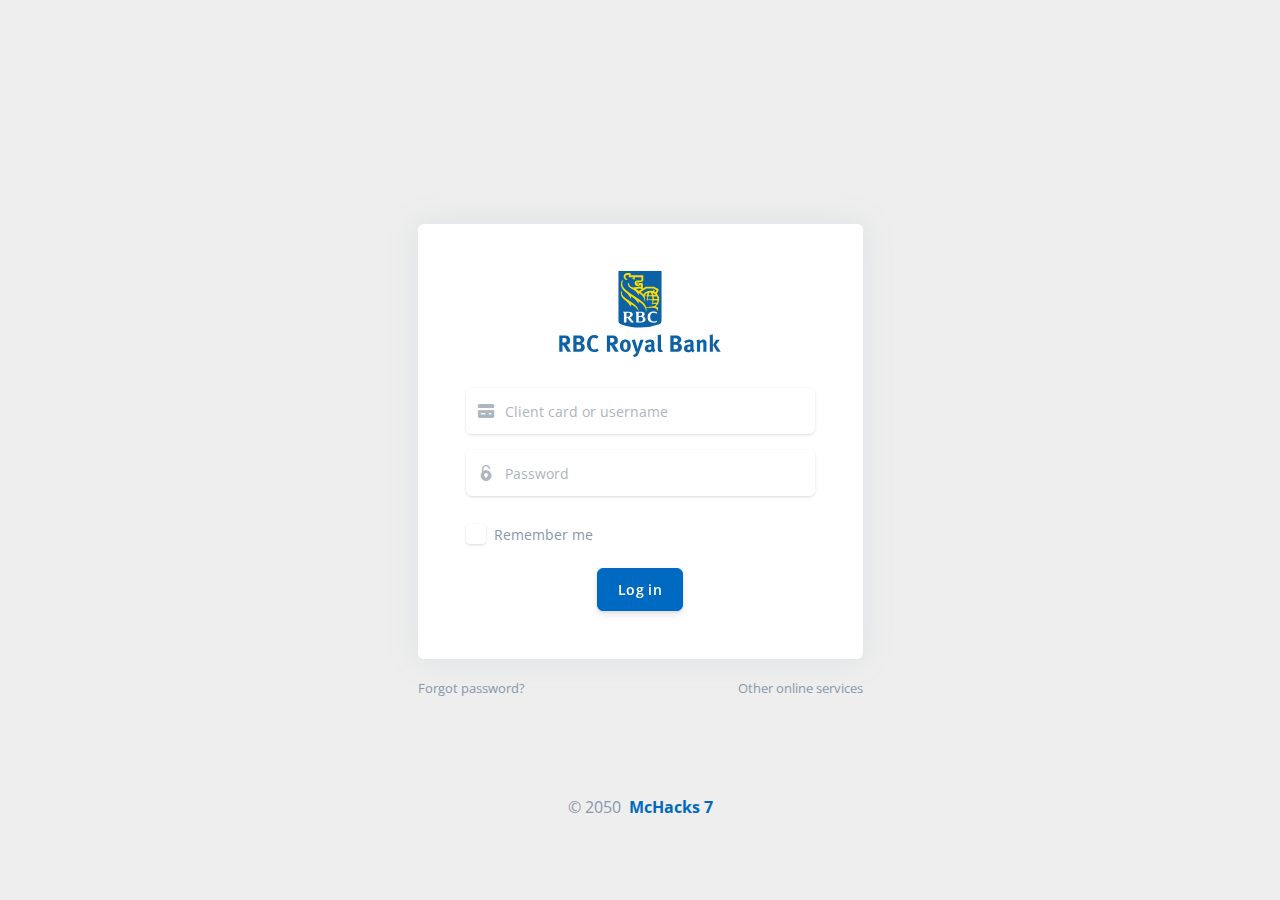
<file: examples/login.html>
<!--

=========================================================
* Argon Dashboard - v1.1.1
=========================================================

* Product Page: https://www.creative-tim.com/product/argon-dashboard
* Copyright 2019 Creative Tim (https://www.creative-tim.com)
* Licensed under MIT (https://github.com/creativetimofficial/argon-dashboard/blob/master/LICENSE.md)

* Coded by Creative Tim

=========================================================

* The above copyright notice and this permission notice shall be included in all copies or substantial portions of the Software. -->
<!DOCTYPE html>
<html lang="en">

<head>
  <meta charset="utf-8" />
  <meta name="viewport" content="width=device-width, initial-scale=1, shrink-to-fit=no">
  <title>
    RBC 2050 - Login  
  </title>
  <!-- Favicon -->
  <link href="../assets/favicon.ico" rel="icon" type="image/png">
  <!-- Fonts -->
  <link href="https://fonts.googleapis.com/css?family=Open+Sans:300,400,600,700" rel="stylesheet">
  <!-- Icons -->
  <link href="../assets/js/plugins/nucleo/css/nucleo.css" rel="stylesheet" />
  <link href="../assets/js/plugins/@fortawesome/fontawesome-free/css/all.min.css" rel="stylesheet" />
  <!-- CSS Files -->
  <link href="../assets/css/argon-dashboard.css?v=1.1.1" rel="stylesheet" />
</head>

<body class="bg-default">
  <div class="main-content">
    <!-- Navbar -->
    <nav class="navbar navbar-top navbar-horizontal navbar-expand-md navbar-dark">
      <div class="container px-4">
        
        
        <div class="collapse navbar-collapse" id="navbar-collapse-main">
          
         
        </div>
      </div>
    </nav>
    <!-- Header -->
    <div class="header bg-default py-7 py-lg-8">
      <div class="container">
        <div class="header-body text-center mb-7">
          <div class="row justify-content-center">
            
          </div>
        </div>
      </div>
      
    </div>
    <!-- Page content -->
    <div class="container mt--8 pb-5">
      <div class="row justify-content-center">
        <div class="col-lg-5 col-md-7">
          <div class="card bg-secondary shadow border-0">
            <div class="card-header-no-bottom-border bg-transparent">
              <div style="margin-top:20px" class="btn-wrapper text-center">
                <img src="../assets/rbc_logo_rectangle.svg" height="100px">
              
              </div>
            </div>
            <div class="card-body px-lg-5 ">
              
              <form role="form" action="../index.html">
                <div class="form-group mb-3">
                  <div class="input-group input-group-alternative">
                    <div class="input-group-prepend">
                      <span class="input-group-text"><i class="ni ni-credit-card"></i></span>
                    </div>
                    <input class="form-control" placeholder="Client card or username" type="credit">
                  </div>
                </div>
                <div class="form-group">
                  <div class="input-group input-group-alternative">
                    <div class="input-group-prepend">
                      <span class="input-group-text"><i class="ni ni-lock-circle-open"></i></span>
                    </div>
                    <input class="form-control" placeholder="Password" type="password">
                  </div>
                </div>
                <div class="custom-control custom-control-alternative custom-checkbox">
                  <input class="custom-control-input" id=" customCheckLogin" type="checkbox">
                  <label class="custom-control-label" for=" customCheckLogin">
                    <span class="text-muted">Remember me</span>
                  </label>
                </div>
                <div class="text-center">
                  <button type="submit" class="btn btn-primary my-4">Log in</button>
                </div>
              </form>
              
            </div>
          </div>
          <div class="row mt-3">
            <div class="col-6">
              <a href="#" class="text-medium text-muted"><small>Forgot password?</small></a>
            </div>
            <div class="col-6 text-right">
              <a href="#"class="text-medium text-muted"><small>Other online services</small></a>
            </div>
          </div>
        </div>
      </div>
    </div>
    <footer class="py-5">
      <div class="container">
        <div class="row align-items-center">
          <div class="col-xl">
            <div class="copyright text-center text-muted">
              © 2050 <a style="color:#006AC3" href="https://github.com/erikhelal/RBCChallengeMcHacks" class="font-weight-bold ml-1" target="_blank">McHacks 7</a>
            </div>
          </div>
        </div>
      </div>
    </footer>
  </div>
  <!--   Core   -->
  <script src="../assets/js/plugins/jquery/dist/jquery.min.js"></script>
  <script src="../assets/js/plugins/bootstrap/dist/js/bootstrap.bundle.min.js"></script>
  <!--   Optional JS   -->
  <!--   Argon JS   -->
  <script src="../assets/js/argon-dashboard.min.js?v=1.1.1"></script>
  <script src="https://cdn.trackjs.com/agent/v3/latest/t.js"></script>
  <script>
    window.TrackJS &&
      TrackJS.install({
        token: "ee6fab19c5a04ac1a32a645abde4613a",
        application: "argon-dashboard-free"
      });
  </script>
</body>

</html>
</file>
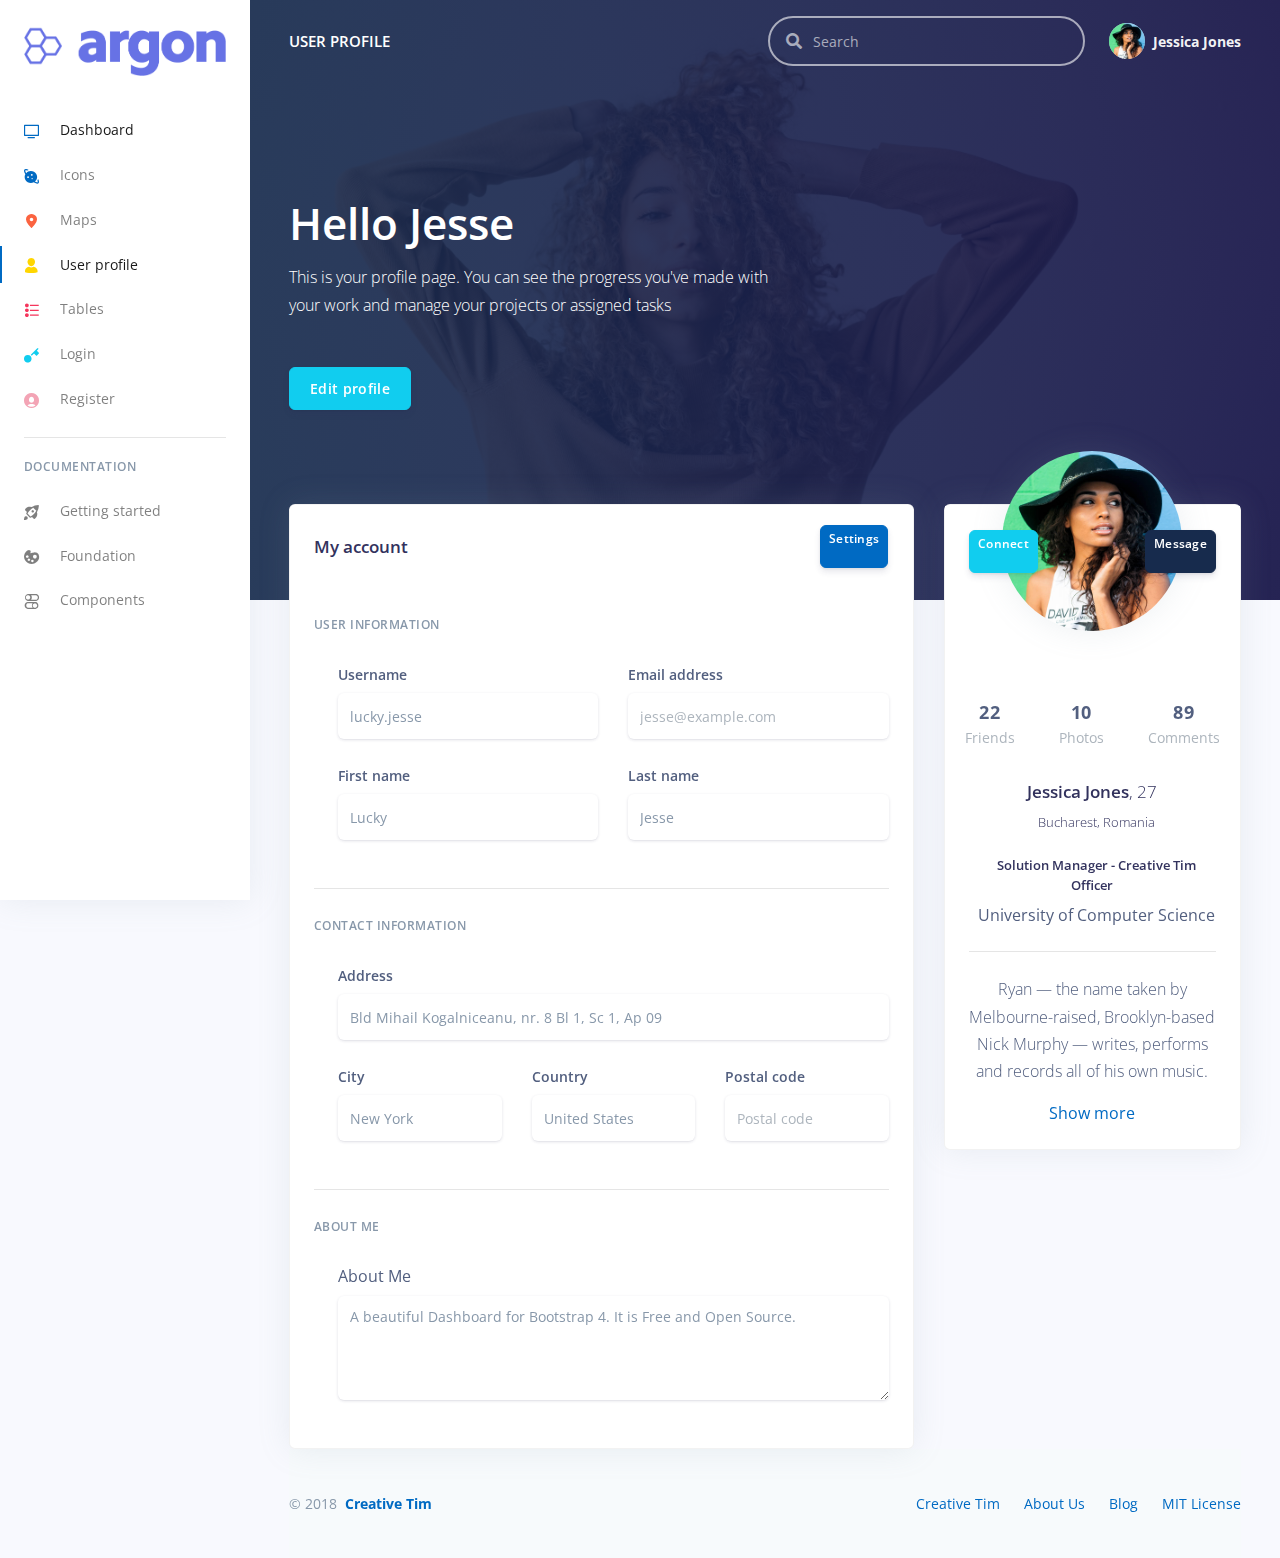
<file: examples/profile.html>
<!--

=========================================================
* Argon Dashboard - v1.1.1
=========================================================

* Product Page: https://www.creative-tim.com/product/argon-dashboard
* Copyright 2019 Creative Tim (https://www.creative-tim.com)
* Licensed under MIT (https://github.com/creativetimofficial/argon-dashboard/blob/master/LICENSE.md)

* Coded by Creative Tim

=========================================================

* The above copyright notice and this permission notice shall be included in all copies or substantial portions of the Software. -->
<!DOCTYPE html>
<html lang="en">

<head>
  <meta charset="utf-8" />
  <meta name="viewport" content="width=device-width, initial-scale=1, shrink-to-fit=no">
  <title>
    Argon Dashboard - Free Dashboard for Bootstrap 4 by Creative Tim
  </title>
  <!-- Favicon -->
  <link href="../assets/img/brand/favicon.png" rel="icon" type="image/png">
  <!-- Fonts -->
  <link href="https://fonts.googleapis.com/css?family=Open+Sans:300,400,600,700" rel="stylesheet">
  <!-- Icons -->
  <link href="../assets/js/plugins/nucleo/css/nucleo.css" rel="stylesheet" />
  <link href="../assets/js/plugins/@fortawesome/fontawesome-free/css/all.min.css" rel="stylesheet" />
  <!-- CSS Files -->
  <link href="../assets/css/argon-dashboard.css?v=1.1.1" rel="stylesheet" />
</head>

<body class="">
  <nav class="navbar navbar-vertical fixed-left navbar-expand-md navbar-light bg-white" id="sidenav-main">
    <div class="container-fluid">
      <!-- Toggler -->
      <button class="navbar-toggler" type="button" data-toggle="collapse" data-target="#sidenav-collapse-main" aria-controls="sidenav-main" aria-expanded="false" aria-label="Toggle navigation">
        <span class="navbar-toggler-icon"></span>
      </button>
      <!-- Brand -->
      <a class="navbar-brand pt-0" href="../index.html">
        <img src="../assets/img/brand/blue.png" class="navbar-brand-img" alt="...">
      </a>
      <!-- User -->
      <ul class="nav align-items-center d-md-none">
        <li class="nav-item dropdown">
          <a class="nav-link nav-link-icon" href="#" role="button" data-toggle="dropdown" aria-haspopup="true" aria-expanded="false">
            <i class="ni ni-bell-55"></i>
          </a>
          <div class="dropdown-menu dropdown-menu-arrow dropdown-menu-right" aria-labelledby="navbar-default_dropdown_1">
            <a class="dropdown-item" href="#">Action</a>
            <a class="dropdown-item" href="#">Another action</a>
            <div class="dropdown-divider"></div>
            <a class="dropdown-item" href="#">Something else here</a>
          </div>
        </li>
        <li class="nav-item dropdown">
          <a class="nav-link" href="#" role="button" data-toggle="dropdown" aria-haspopup="true" aria-expanded="false">
            <div class="media align-items-center">
              <span class="avatar avatar-sm rounded-circle">
                <img alt="Image placeholder" src="../assets/img/theme/team-1-800x800.jpg
">
              </span>
            </div>
          </a>
          <div class="dropdown-menu dropdown-menu-arrow dropdown-menu-right">
            <div class=" dropdown-header noti-title">
              <h6 class="text-overflow m-0">Welcome!</h6>
            </div>
            <a href="./examples/profile.html" class="dropdown-item">
              <i class="ni ni-single-02"></i>
              <span>My profile</span>
            </a>
            <a href="./examples/profile.html" class="dropdown-item">
              <i class="ni ni-settings-gear-65"></i>
              <span>Settings</span>
            </a>
            <a href="./examples/profile.html" class="dropdown-item">
              <i class="ni ni-calendar-grid-58"></i>
              <span>Activity</span>
            </a>
            <a href="./examples/profile.html" class="dropdown-item">
              <i class="ni ni-support-16"></i>
              <span>Support</span>
            </a>
            <div class="dropdown-divider"></div>
            <a href="#!" class="dropdown-item">
              <i class="ni ni-user-run"></i>
              <span>Logout</span>
            </a>
          </div>
        </li>
      </ul>
      <!-- Collapse -->
      <div class="collapse navbar-collapse" id="sidenav-collapse-main">
        <!-- Collapse header -->
        <div class="navbar-collapse-header d-md-none">
          <div class="row">
            <div class="col-6 collapse-brand">
              <a href="../index.html">
                <img src="../assets/img/brand/blue.png">
              </a>
            </div>
            <div class="col-6 collapse-close">
              <button type="button" class="navbar-toggler" data-toggle="collapse" data-target="#sidenav-collapse-main" aria-controls="sidenav-main" aria-expanded="false" aria-label="Toggle sidenav">
                <span></span>
                <span></span>
              </button>
            </div>
          </div>
        </div>
        <!-- Form -->
        <form class="mt-4 mb-3 d-md-none">
          <div class="input-group input-group-rounded input-group-merge">
            <input type="search" class="form-control form-control-rounded form-control-prepended" placeholder="Search" aria-label="Search">
            <div class="input-group-prepend">
              <div class="input-group-text">
                <span class="fa fa-search"></span>
              </div>
            </div>
          </div>
        </form>
        <!-- Navigation -->
        <ul class="navbar-nav">
          <li class="nav-item  active ">
            <a class="nav-link " href="../index.html">
              <i class="ni ni-tv-2 text-primary"></i> Dashboard
            </a>
          </li>
          <li class="nav-item">
            <a class="nav-link " href="../examples/icons.html">
              <i class="ni ni-planet text-blue"></i> Icons
            </a>
          </li>
          <li class="nav-item">
            <a class="nav-link " href="../examples/maps.html">
              <i class="ni ni-pin-3 text-orange"></i> Maps
            </a>
          </li>
          <li class="nav-item">
            <a class="nav-link  active " href="../examples/profile.html">
              <i class="ni ni-single-02 text-yellow"></i> User profile
            </a>
          </li>
          <li class="nav-item">
            <a class="nav-link " href="../examples/tables.html">
              <i class="ni ni-bullet-list-67 text-red"></i> Tables
            </a>
          </li>
          <li class="nav-item">
            <a class="nav-link" href="../examples/login.html">
              <i class="ni ni-key-25 text-info"></i> Login
            </a>
          </li>
          <li class="nav-item">
            <a class="nav-link" href="../examples/register.html">
              <i class="ni ni-circle-08 text-pink"></i> Register
            </a>
          </li>
        </ul>
        <!-- Divider -->
        <hr class="my-3">
        <!-- Heading -->
        <h6 class="navbar-heading text-muted">Documentation</h6>
        <!-- Navigation -->
        <ul class="navbar-nav mb-md-3">
          <li class="nav-item">
            <a class="nav-link" href="https://demos.creative-tim.com/argon-dashboard/docs/getting-started/overview.html">
              <i class="ni ni-spaceship"></i> Getting started
            </a>
          </li>
          <li class="nav-item">
            <a class="nav-link" href="https://demos.creative-tim.com/argon-dashboard/docs/foundation/colors.html">
              <i class="ni ni-palette"></i> Foundation
            </a>
          </li>
          <li class="nav-item">
            <a class="nav-link" href="https://demos.creative-tim.com/argon-dashboard/docs/components/alerts.html">
              <i class="ni ni-ui-04"></i> Components
            </a>
          </li>
        </ul>
      </div>
    </div>
  </nav>
  <div class="main-content">
    <!-- Navbar -->
    <nav class="navbar navbar-top navbar-expand-md navbar-dark" id="navbar-main">
      <div class="container-fluid">
        <!-- Brand -->
        <a class="h4 mb-0 text-white text-uppercase d-none d-lg-inline-block" href="../index.html">User Profile</a>
        <!-- Form -->
        <form class="navbar-search navbar-search-dark form-inline mr-3 d-none d-md-flex ml-lg-auto">
          <div class="form-group mb-0">
            <div class="input-group input-group-alternative">
              <div class="input-group-prepend">
                <span class="input-group-text"><i class="fas fa-search"></i></span>
              </div>
              <input class="form-control" placeholder="Search" type="text">
            </div>
          </div>
        </form>
        <!-- User -->
        <ul class="navbar-nav align-items-center d-none d-md-flex">
          <li class="nav-item dropdown">
            <a class="nav-link pr-0" href="#" role="button" data-toggle="dropdown" aria-haspopup="true" aria-expanded="false">
              <div class="media align-items-center">
                <span class="avatar avatar-sm rounded-circle">
                  <img alt="Image placeholder" src="../assets/img/theme/team-4-800x800.jpg">
                </span>
                <div class="media-body ml-2 d-none d-lg-block">
                  <span class="mb-0 text-sm  font-weight-bold">Jessica Jones</span>
                </div>
              </div>
            </a>
            <div class="dropdown-menu dropdown-menu-arrow dropdown-menu-right">
              <div class=" dropdown-header noti-title">
                <h6 class="text-overflow m-0">Welcome!</h6>
              </div>
              <a href="../examples/profile.html" class="dropdown-item">
                <i class="ni ni-single-02"></i>
                <span>My profile</span>
              </a>
              <a href="../examples/profile.html" class="dropdown-item">
                <i class="ni ni-settings-gear-65"></i>
                <span>Settings</span>
              </a>
              <a href="../examples/profile.html" class="dropdown-item">
                <i class="ni ni-calendar-grid-58"></i>
                <span>Activity</span>
              </a>
              <a href="../examples/profile.html" class="dropdown-item">
                <i class="ni ni-support-16"></i>
                <span>Support</span>
              </a>
              <div class="dropdown-divider"></div>
              <a href="#!" class="dropdown-item">
                <i class="ni ni-user-run"></i>
                <span>Logout</span>
              </a>
            </div>
          </li>
        </ul>
      </div>
    </nav>
    <!-- End Navbar -->
    <!-- Header -->
    <div class="header pb-8 pt-5 pt-lg-8 d-flex align-items-center" style="min-height: 600px; background-image: url(../assets/img/theme/profile-cover.jpg); background-size: cover; background-position: center top;">
      <!-- Mask -->
      <span class="mask bg-gradient-default opacity-8"></span>
      <!-- Header container -->
      <div class="container-fluid d-flex align-items-center">
        <div class="row">
          <div class="col-lg-7 col-md-10">
            <h1 class="display-2 text-white">Hello Jesse</h1>
            <p class="text-white mt-0 mb-5">This is your profile page. You can see the progress you've made with your work and manage your projects or assigned tasks</p>
            <a href="#!" class="btn btn-info">Edit profile</a>
          </div>
        </div>
      </div>
    </div>
    <!-- Page content -->
    <div class="container-fluid mt--7">
      <div class="row">
        <div class="col-xl-4 order-xl-2 mb-5 mb-xl-0">
          <div class="card card-profile shadow">
            <div class="row justify-content-center">
              <div class="col-lg-3 order-lg-2">
                <div class="card-profile-image">
                  <a href="#">
                    <img src="../assets/img/theme/team-4-800x800.jpg" class="rounded-circle">
                  </a>
                </div>
              </div>
            </div>
            <div class="card-header text-center border-0 pt-8 pt-md-4 pb-0 pb-md-4">
              <div class="d-flex justify-content-between">
                <a href="#" class="btn btn-sm btn-info mr-4">Connect</a>
                <a href="#" class="btn btn-sm btn-default float-right">Message</a>
              </div>
            </div>
            <div class="card-body pt-0 pt-md-4">
              <div class="row">
                <div class="col">
                  <div class="card-profile-stats d-flex justify-content-center mt-md-5">
                    <div>
                      <span class="heading">22</span>
                      <span class="description">Friends</span>
                    </div>
                    <div>
                      <span class="heading">10</span>
                      <span class="description">Photos</span>
                    </div>
                    <div>
                      <span class="heading">89</span>
                      <span class="description">Comments</span>
                    </div>
                  </div>
                </div>
              </div>
              <div class="text-center">
                <h3>
                  Jessica Jones<span class="font-weight-light">, 27</span>
                </h3>
                <div class="h5 font-weight-300">
                  <i class="ni location_pin mr-2"></i>Bucharest, Romania
                </div>
                <div class="h5 mt-4">
                  <i class="ni business_briefcase-24 mr-2"></i>Solution Manager - Creative Tim Officer
                </div>
                <div>
                  <i class="ni education_hat mr-2"></i>University of Computer Science
                </div>
                <hr class="my-4" />
                <p>Ryan — the name taken by Melbourne-raised, Brooklyn-based Nick Murphy — writes, performs and records all of his own music.</p>
                <a href="#">Show more</a>
              </div>
            </div>
          </div>
        </div>
        <div class="col-xl-8 order-xl-1">
          <div class="card bg-secondary shadow">
            <div class="card-header bg-white border-0">
              <div class="row align-items-center">
                <div class="col-8">
                  <h3 class="mb-0">My account</h3>
                </div>
                <div class="col-4 text-right">
                  <a href="#!" class="btn btn-sm btn-primary">Settings</a>
                </div>
              </div>
            </div>
            <div class="card-body">
              <form>
                <h6 class="heading-small text-muted mb-4">User information</h6>
                <div class="pl-lg-4">
                  <div class="row">
                    <div class="col-lg-6">
                      <div class="form-group">
                        <label class="form-control-label" for="input-username">Username</label>
                        <input type="text" id="input-username" class="form-control form-control-alternative" placeholder="Username" value="lucky.jesse">
                      </div>
                    </div>
                    <div class="col-lg-6">
                      <div class="form-group">
                        <label class="form-control-label" for="input-email">Email address</label>
                        <input type="email" id="input-email" class="form-control form-control-alternative" placeholder="jesse@example.com">
                      </div>
                    </div>
                  </div>
                  <div class="row">
                    <div class="col-lg-6">
                      <div class="form-group">
                        <label class="form-control-label" for="input-first-name">First name</label>
                        <input type="text" id="input-first-name" class="form-control form-control-alternative" placeholder="First name" value="Lucky">
                      </div>
                    </div>
                    <div class="col-lg-6">
                      <div class="form-group">
                        <label class="form-control-label" for="input-last-name">Last name</label>
                        <input type="text" id="input-last-name" class="form-control form-control-alternative" placeholder="Last name" value="Jesse">
                      </div>
                    </div>
                  </div>
                </div>
                <hr class="my-4" />
                <!-- Address -->
                <h6 class="heading-small text-muted mb-4">Contact information</h6>
                <div class="pl-lg-4">
                  <div class="row">
                    <div class="col-md-12">
                      <div class="form-group">
                        <label class="form-control-label" for="input-address">Address</label>
                        <input id="input-address" class="form-control form-control-alternative" placeholder="Home Address" value="Bld Mihail Kogalniceanu, nr. 8 Bl 1, Sc 1, Ap 09" type="text">
                      </div>
                    </div>
                  </div>
                  <div class="row">
                    <div class="col-lg-4">
                      <div class="form-group">
                        <label class="form-control-label" for="input-city">City</label>
                        <input type="text" id="input-city" class="form-control form-control-alternative" placeholder="City" value="New York">
                      </div>
                    </div>
                    <div class="col-lg-4">
                      <div class="form-group">
                        <label class="form-control-label" for="input-country">Country</label>
                        <input type="text" id="input-country" class="form-control form-control-alternative" placeholder="Country" value="United States">
                      </div>
                    </div>
                    <div class="col-lg-4">
                      <div class="form-group">
                        <label class="form-control-label" for="input-country">Postal code</label>
                        <input type="number" id="input-postal-code" class="form-control form-control-alternative" placeholder="Postal code">
                      </div>
                    </div>
                  </div>
                </div>
                <hr class="my-4" />
                <!-- Description -->
                <h6 class="heading-small text-muted mb-4">About me</h6>
                <div class="pl-lg-4">
                  <div class="form-group">
                    <label>About Me</label>
                    <textarea rows="4" class="form-control form-control-alternative" placeholder="A few words about you ...">A beautiful Dashboard for Bootstrap 4. It is Free and Open Source.</textarea>
                  </div>
                </div>
              </form>
            </div>
          </div>
        </div>
      </div>
      <!-- Footer -->
      <footer class="footer">
        <div class="row align-items-center justify-content-xl-between">
          <div class="col-xl-6">
            <div class="copyright text-center text-xl-left text-muted">
              &copy; 2018 <a href="https://www.creative-tim.com" class="font-weight-bold ml-1" target="_blank">Creative Tim</a>
            </div>
          </div>
          <div class="col-xl-6">
            <ul class="nav nav-footer justify-content-center justify-content-xl-end">
              <li class="nav-item">
                <a href="https://www.creative-tim.com" class="nav-link" target="_blank">Creative Tim</a>
              </li>
              <li class="nav-item">
                <a href="https://www.creative-tim.com/presentation" class="nav-link" target="_blank">About Us</a>
              </li>
              <li class="nav-item">
                <a href="http://blog.creative-tim.com" class="nav-link" target="_blank">Blog</a>
              </li>
              <li class="nav-item">
                <a href="https://github.com/creativetimofficial/argon-dashboard/blob/master/LICENSE.md" class="nav-link" target="_blank">MIT License</a>
              </li>
            </ul>
          </div>
        </div>
      </footer>
    </div>
  </div>
  <!--   Core   -->
  <script src="../assets/js/plugins/jquery/dist/jquery.min.js"></script>
  <script src="../assets/js/plugins/bootstrap/dist/js/bootstrap.bundle.min.js"></script>
  <!--   Optional JS   -->
  <!--   Argon JS   -->
  <script src="../assets/js/argon-dashboard.min.js?v=1.1.1"></script>
  <script src="https://cdn.trackjs.com/agent/v3/latest/t.js"></script>
  <script>
    window.TrackJS &&
      TrackJS.install({
        token: "ee6fab19c5a04ac1a32a645abde4613a",
        application: "argon-dashboard-free"
      });
  </script>
</body>

</html>
</file>
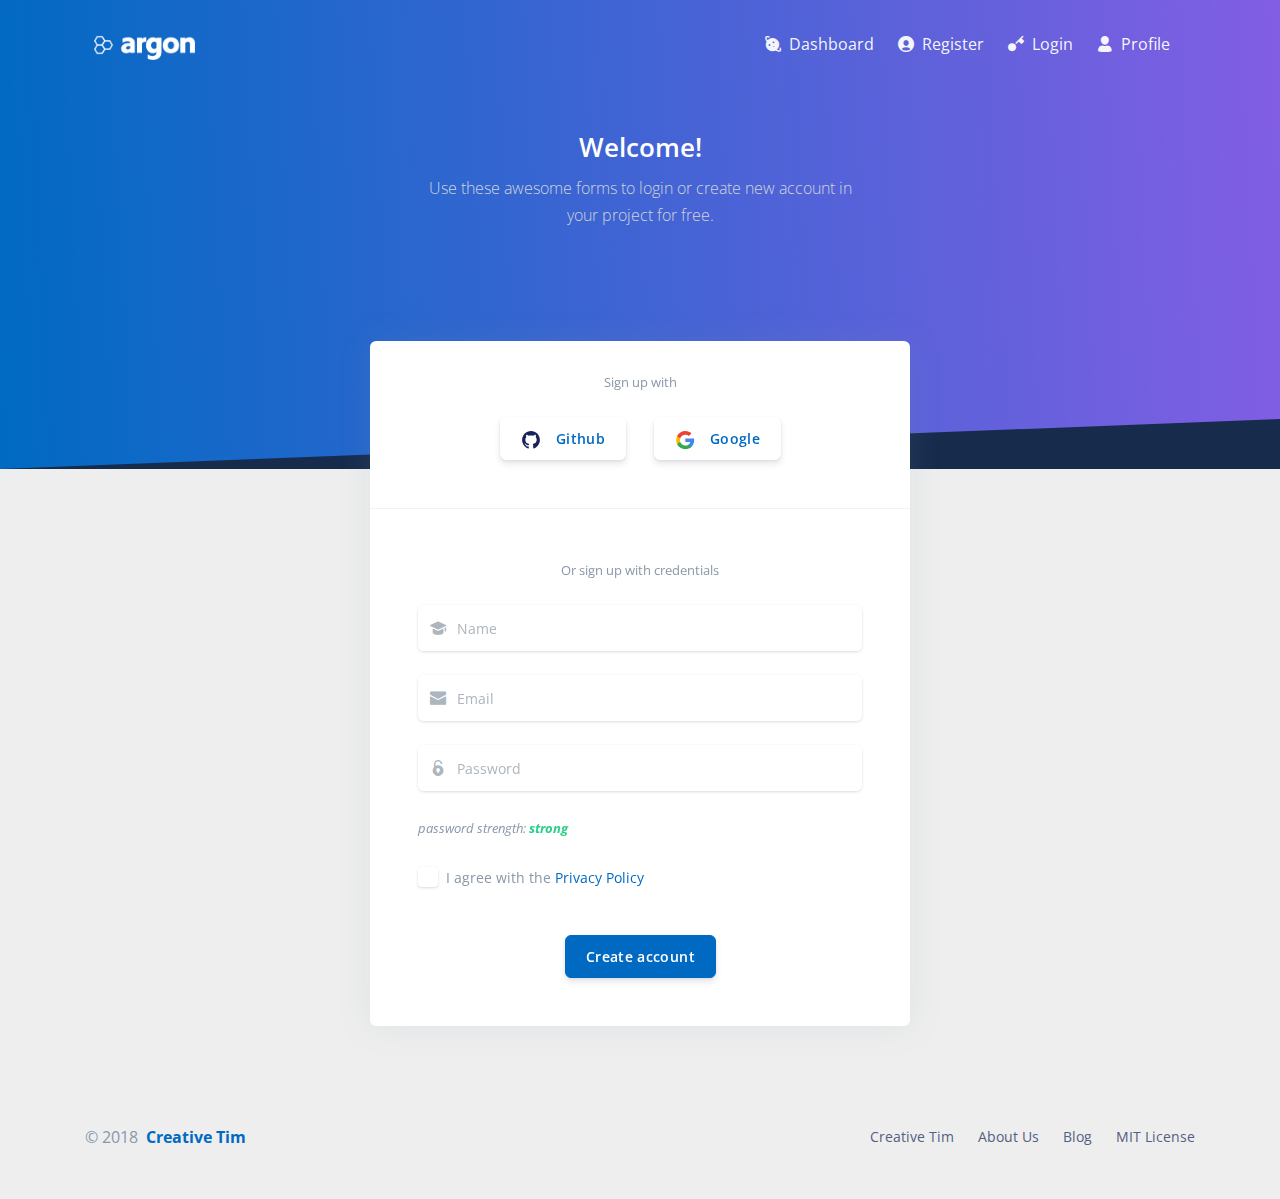
<file: examples/register.html>
<!--

=========================================================
* Argon Dashboard - v1.1.1
=========================================================

* Product Page: https://www.creative-tim.com/product/argon-dashboard
* Copyright 2019 Creative Tim (https://www.creative-tim.com)
* Licensed under MIT (https://github.com/creativetimofficial/argon-dashboard/blob/master/LICENSE.md)

* Coded by Creative Tim

=========================================================

* The above copyright notice and this permission notice shall be included in all copies or substantial portions of the Software. -->
<!DOCTYPE html>
<html lang="en">

<head>
  <meta charset="utf-8" />
  <meta name="viewport" content="width=device-width, initial-scale=1, shrink-to-fit=no">
  <title>
    Argon Dashboard - Free Dashboard for Bootstrap 4 by Creative Tim
  </title>
  <!-- Favicon -->
  <link href="../assets/img/brand/favicon.png" rel="icon" type="image/png">
  <!-- Fonts -->
  <link href="https://fonts.googleapis.com/css?family=Open+Sans:300,400,600,700" rel="stylesheet">
  <!-- Icons -->
  <link href="../assets/js/plugins/nucleo/css/nucleo.css" rel="stylesheet" />
  <link href="../assets/js/plugins/@fortawesome/fontawesome-free/css/all.min.css" rel="stylesheet" />
  <!-- CSS Files -->
  <link href="../assets/css/argon-dashboard.css?v=1.1.1" rel="stylesheet" />
</head>

<body class="bg-default">
  <div class="main-content">
    <!-- Navbar -->
    <nav class="navbar navbar-top navbar-horizontal navbar-expand-md navbar-dark">
      <div class="container px-4">
        <a class="navbar-brand" href="../index.html">
          <img src="../assets/img/brand/white.png" />
        </a>
        <button class="navbar-toggler" type="button" data-toggle="collapse" data-target="#navbar-collapse-main" aria-controls="navbarSupportedContent" aria-expanded="false" aria-label="Toggle navigation">
          <span class="navbar-toggler-icon"></span>
        </button>
        <div class="collapse navbar-collapse" id="navbar-collapse-main">
          <!-- Collapse header -->
          <div class="navbar-collapse-header d-md-none">
            <div class="row">
              <div class="col-6 collapse-brand">
                <a href="../index.html">
                  <img src="../assets/img/brand/blue.png">
                </a>
              </div>
              <div class="col-6 collapse-close">
                <button type="button" class="navbar-toggler" data-toggle="collapse" data-target="#navbar-collapse-main" aria-controls="sidenav-main" aria-expanded="false" aria-label="Toggle sidenav">
                  <span></span>
                  <span></span>
                </button>
              </div>
            </div>
          </div>
          <!-- Navbar items -->
          <ul class="navbar-nav ml-auto">
            <li class="nav-item">
              <a class="nav-link nav-link-icon" href="../index.html">
                <i class="ni ni-planet"></i>
                <span class="nav-link-inner--text">Dashboard</span>
              </a>
            </li>
            <li class="nav-item">
              <a class="nav-link nav-link-icon" href="../examples/register.html">
                <i class="ni ni-circle-08"></i>
                <span class="nav-link-inner--text">Register</span>
              </a>
            </li>
            <li class="nav-item">
              <a class="nav-link nav-link-icon" href="../examples/login.html">
                <i class="ni ni-key-25"></i>
                <span class="nav-link-inner--text">Login</span>
              </a>
            </li>
            <li class="nav-item">
              <a class="nav-link nav-link-icon" href="../examples/profile.html">
                <i class="ni ni-single-02"></i>
                <span class="nav-link-inner--text">Profile</span>
              </a>
            </li>
          </ul>
        </div>
      </div>
    </nav>
    <!-- Header -->
    <div class="header bg-gradient-primary py-7 py-lg-8">
      <div class="container">
        <div class="header-body text-center mb-7">
          <div class="row justify-content-center">
            <div class="col-lg-5 col-md-6">
              <h1 class="text-white">Welcome!</h1>
              <p class="text-lead text-light">Use these awesome forms to login or create new account in your project for free.</p>
            </div>
          </div>
        </div>
      </div>
      <div class="separator separator-bottom separator-skew zindex-100">
        <svg x="0" y="0" viewBox="0 0 2560 100" preserveAspectRatio="none" version="1.1" xmlns="http://www.w3.org/2000/svg">
          <polygon class="fill-default" points="2560 0 2560 100 0 100"></polygon>
        </svg>
      </div>
    </div>
    <!-- Page content -->
    <div class="container mt--8 pb-5">
      <!-- Table -->
      <div class="row justify-content-center">
        <div class="col-lg-6 col-md-8">
          <div class="card bg-secondary shadow border-0">
            <div class="card-header bg-transparent pb-5">
              <div class="text-muted text-center mt-2 mb-4"><small>Sign up with</small></div>
              <div class="text-center">
                <a href="#" class="btn btn-neutral btn-icon mr-4">
                  <span class="btn-inner--icon"><img src="../assets/img/icons/common/github.svg"></span>
                  <span class="btn-inner--text">Github</span>
                </a>
                <a href="#" class="btn btn-neutral btn-icon">
                  <span class="btn-inner--icon"><img src="../assets/img/icons/common/google.svg"></span>
                  <span class="btn-inner--text">Google</span>
                </a>
              </div>
            </div>
            <div class="card-body px-lg-5 py-lg-5">
              <div class="text-center text-muted mb-4">
                <small>Or sign up with credentials</small>
              </div>
              <form role="form">
                <div class="form-group">
                  <div class="input-group input-group-alternative mb-3">
                    <div class="input-group-prepend">
                      <span class="input-group-text"><i class="ni ni-hat-3"></i></span>
                    </div>
                    <input class="form-control" placeholder="Name" type="text">
                  </div>
                </div>
                <div class="form-group">
                  <div class="input-group input-group-alternative mb-3">
                    <div class="input-group-prepend">
                      <span class="input-group-text"><i class="ni ni-email-83"></i></span>
                    </div>
                    <input class="form-control" placeholder="Email" type="email">
                  </div>
                </div>
                <div class="form-group">
                  <div class="input-group input-group-alternative">
                    <div class="input-group-prepend">
                      <span class="input-group-text"><i class="ni ni-lock-circle-open"></i></span>
                    </div>
                    <input class="form-control" placeholder="Password" type="password">
                  </div>
                </div>
                <div class="text-muted font-italic"><small>password strength: <span class="text-success font-weight-700">strong</span></small></div>
                <div class="row my-4">
                  <div class="col-12">
                    <div class="custom-control custom-control-alternative custom-checkbox">
                      <input class="custom-control-input" id="customCheckRegister" type="checkbox">
                      <label class="custom-control-label" for="customCheckRegister">
                        <span class="text-muted">I agree with the <a href="#!">Privacy Policy</a></span>
                      </label>
                    </div>
                  </div>
                </div>
                <div class="text-center">
                  <button type="button" class="btn btn-primary mt-4">Create account</button>
                </div>
              </form>
            </div>
          </div>
        </div>
      </div>
    </div>
  </div>
  <!-- Footer -->
  <footer class="py-5">
    <div class="container">
      <div class="row align-items-center justify-content-xl-between">
        <div class="col-xl-6">
          <div class="copyright text-center text-xl-left text-muted">
            &copy; 2018 <a href="https://www.creative-tim.com" class="font-weight-bold ml-1" target="_blank">Creative Tim</a>
          </div>
        </div>
        <div class="col-xl-6">
          <ul class="nav nav-footer justify-content-center justify-content-xl-end">
            <li class="nav-item">
              <a href="https://www.creative-tim.com" class="nav-link" target="_blank">Creative Tim</a>
            </li>
            <li class="nav-item">
              <a href="https://www.creative-tim.com/presentation" class="nav-link" target="_blank">About Us</a>
            </li>
            <li class="nav-item">
              <a href="http://blog.creative-tim.com" class="nav-link" target="_blank">Blog</a>
            </li>
            <li class="nav-item">
              <a href="https://github.com/creativetimofficial/argon-dashboard/blob/master/LICENSE.md" class="nav-link" target="_blank">MIT License</a>
            </li>
          </ul>
        </div>
      </div>
    </div>
  </footer>
  </div>
  <!--   Core   -->
  <script src="../assets/js/plugins/jquery/dist/jquery.min.js"></script>
  <script src="../assets/js/plugins/bootstrap/dist/js/bootstrap.bundle.min.js"></script>
  <!--   Optional JS   -->
  <!--   Argon JS   -->
  <script src="../assets/js/argon-dashboard.min.js?v=1.1.1"></script>
  <script src="https://cdn.trackjs.com/agent/v3/latest/t.js"></script>
  <script>
    window.TrackJS &&
      TrackJS.install({
        token: "ee6fab19c5a04ac1a32a645abde4613a",
        application: "argon-dashboard-free"
      });
  </script>
</body>

</html>
</file>
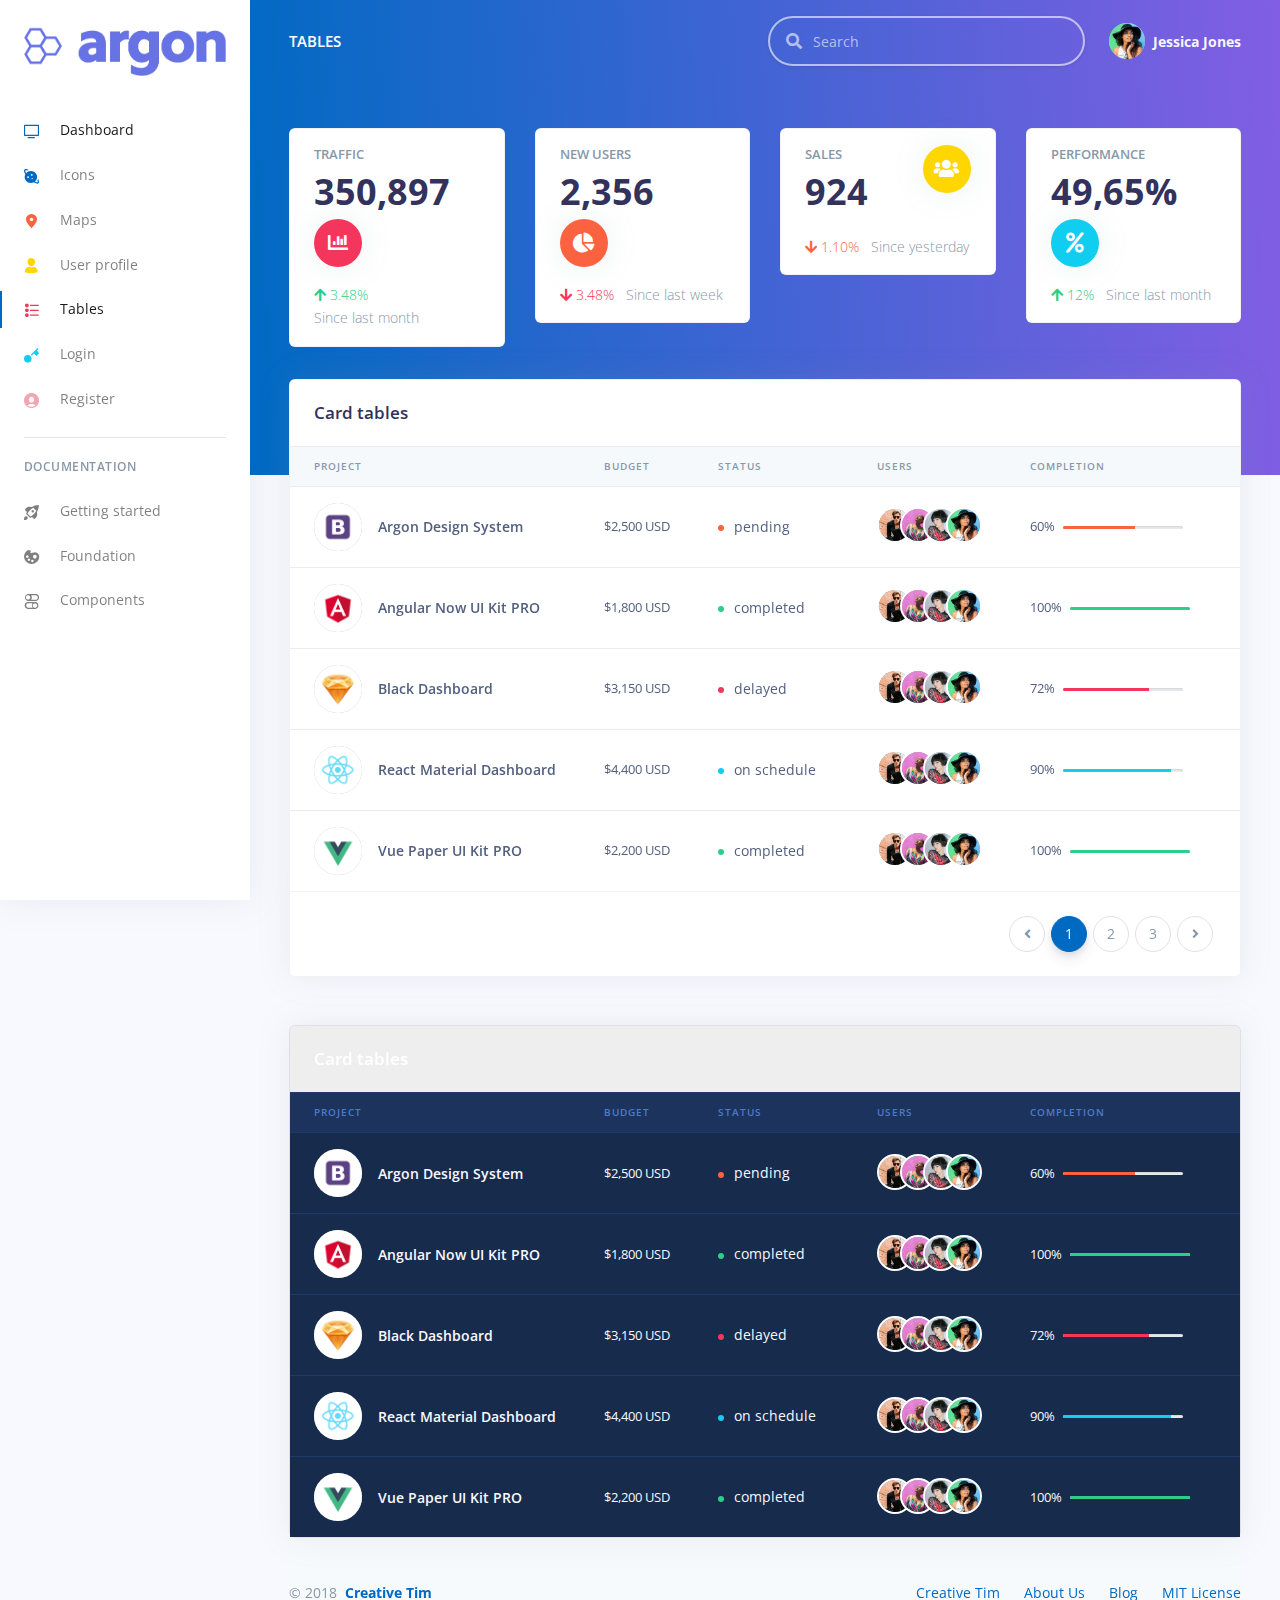
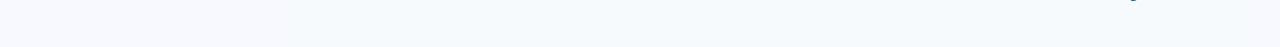
<file: examples/tables.html>
<!--

=========================================================
* Argon Dashboard - v1.1.1
=========================================================

* Product Page: https://www.creative-tim.com/product/argon-dashboard
* Copyright 2019 Creative Tim (https://www.creative-tim.com)
* Licensed under MIT (https://github.com/creativetimofficial/argon-dashboard/blob/master/LICENSE.md)

* Coded by Creative Tim

=========================================================

* The above copyright notice and this permission notice shall be included in all copies or substantial portions of the Software. -->
<!DOCTYPE html>
<html lang="en">

<head>
  <meta charset="utf-8" />
  <meta name="viewport" content="width=device-width, initial-scale=1, shrink-to-fit=no">
  <title>
    Argon Dashboard - Free Dashboard for Bootstrap 4 by Creative Tim
  </title>
  <!-- Favicon -->
  <link href="../assets/img/brand/favicon.png" rel="icon" type="image/png">
  <!-- Fonts -->
  <link href="https://fonts.googleapis.com/css?family=Open+Sans:300,400,600,700" rel="stylesheet">
  <!-- Icons -->
  <link href="../assets/js/plugins/nucleo/css/nucleo.css" rel="stylesheet" />
  <link href="../assets/js/plugins/@fortawesome/fontawesome-free/css/all.min.css" rel="stylesheet" />
  <!-- CSS Files -->
  <link href="../assets/css/argon-dashboard.css?v=1.1.1" rel="stylesheet" />
</head>

<body class="">
  <nav class="navbar navbar-vertical fixed-left navbar-expand-md navbar-light bg-white" id="sidenav-main">
    <div class="container-fluid">
      <!-- Toggler -->
      <button class="navbar-toggler" type="button" data-toggle="collapse" data-target="#sidenav-collapse-main" aria-controls="sidenav-main" aria-expanded="false" aria-label="Toggle navigation">
        <span class="navbar-toggler-icon"></span>
      </button>
      <!-- Brand -->
      <a class="navbar-brand pt-0" href="../index.html">
        <img src="../assets/img/brand/blue.png" class="navbar-brand-img" alt="...">
      </a>
      <!-- User -->
      <ul class="nav align-items-center d-md-none">
        <li class="nav-item dropdown">
          <a class="nav-link nav-link-icon" href="#" role="button" data-toggle="dropdown" aria-haspopup="true" aria-expanded="false">
            <i class="ni ni-bell-55"></i>
          </a>
          <div class="dropdown-menu dropdown-menu-arrow dropdown-menu-right" aria-labelledby="navbar-default_dropdown_1">
            <a class="dropdown-item" href="#">Action</a>
            <a class="dropdown-item" href="#">Another action</a>
            <div class="dropdown-divider"></div>
            <a class="dropdown-item" href="#">Something else here</a>
          </div>
        </li>
        <li class="nav-item dropdown">
          <a class="nav-link" href="#" role="button" data-toggle="dropdown" aria-haspopup="true" aria-expanded="false">
            <div class="media align-items-center">
              <span class="avatar avatar-sm rounded-circle">
                <img alt="Image placeholder" src="../assets/img/theme/team-1-800x800.jpg
">
              </span>
            </div>
          </a>
          <div class="dropdown-menu dropdown-menu-arrow dropdown-menu-right">
            <div class=" dropdown-header noti-title">
              <h6 class="text-overflow m-0">Welcome!</h6>
            </div>
            <a href="./examples/profile.html" class="dropdown-item">
              <i class="ni ni-single-02"></i>
              <span>My profile</span>
            </a>
            <a href="./examples/profile.html" class="dropdown-item">
              <i class="ni ni-settings-gear-65"></i>
              <span>Settings</span>
            </a>
            <a href="./examples/profile.html" class="dropdown-item">
              <i class="ni ni-calendar-grid-58"></i>
              <span>Activity</span>
            </a>
            <a href="./examples/profile.html" class="dropdown-item">
              <i class="ni ni-support-16"></i>
              <span>Support</span>
            </a>
            <div class="dropdown-divider"></div>
            <a href="#!" class="dropdown-item">
              <i class="ni ni-user-run"></i>
              <span>Logout</span>
            </a>
          </div>
        </li>
      </ul>
      <!-- Collapse -->
      <div class="collapse navbar-collapse" id="sidenav-collapse-main">
        <!-- Collapse header -->
        <div class="navbar-collapse-header d-md-none">
          <div class="row">
            <div class="col-6 collapse-brand">
              <a href="../index.html">
                <img src="../assets/img/brand/blue.png">
              </a>
            </div>
            <div class="col-6 collapse-close">
              <button type="button" class="navbar-toggler" data-toggle="collapse" data-target="#sidenav-collapse-main" aria-controls="sidenav-main" aria-expanded="false" aria-label="Toggle sidenav">
                <span></span>
                <span></span>
              </button>
            </div>
          </div>
        </div>
        <!-- Form -->
        <form class="mt-4 mb-3 d-md-none">
          <div class="input-group input-group-rounded input-group-merge">
            <input type="search" class="form-control form-control-rounded form-control-prepended" placeholder="Search" aria-label="Search">
            <div class="input-group-prepend">
              <div class="input-group-text">
                <span class="fa fa-search"></span>
              </div>
            </div>
          </div>
        </form>
        <!-- Navigation -->
        <ul class="navbar-nav">
          <li class="nav-item  active ">
            <a class="nav-link " href="../index.html">
              <i class="ni ni-tv-2 text-primary"></i> Dashboard
            </a>
          </li>
          <li class="nav-item">
            <a class="nav-link " href="../examples/icons.html">
              <i class="ni ni-planet text-blue"></i> Icons
            </a>
          </li>
          <li class="nav-item">
            <a class="nav-link " href="../examples/maps.html">
              <i class="ni ni-pin-3 text-orange"></i> Maps
            </a>
          </li>
          <li class="nav-item">
            <a class="nav-link " href="../examples/profile.html">
              <i class="ni ni-single-02 text-yellow"></i> User profile
            </a>
          </li>
          <li class="nav-item">
            <a class="nav-link  active " href="../examples/tables.html">
              <i class="ni ni-bullet-list-67 text-red"></i> Tables
            </a>
          </li>
          <li class="nav-item">
            <a class="nav-link" href="../examples/login.html">
              <i class="ni ni-key-25 text-info"></i> Login
            </a>
          </li>
          <li class="nav-item">
            <a class="nav-link" href="../examples/register.html">
              <i class="ni ni-circle-08 text-pink"></i> Register
            </a>
          </li>
        </ul>
        <!-- Divider -->
        <hr class="my-3">
        <!-- Heading -->
        <h6 class="navbar-heading text-muted">Documentation</h6>
        <!-- Navigation -->
        <ul class="navbar-nav mb-md-3">
          <li class="nav-item">
            <a class="nav-link" href="https://demos.creative-tim.com/argon-dashboard/docs/getting-started/overview.html">
              <i class="ni ni-spaceship"></i> Getting started
            </a>
          </li>
          <li class="nav-item">
            <a class="nav-link" href="https://demos.creative-tim.com/argon-dashboard/docs/foundation/colors.html">
              <i class="ni ni-palette"></i> Foundation
            </a>
          </li>
          <li class="nav-item">
            <a class="nav-link" href="https://demos.creative-tim.com/argon-dashboard/docs/components/alerts.html">
              <i class="ni ni-ui-04"></i> Components
            </a>
          </li>
        </ul>
      </div>
    </div>
  </nav>
  <div class="main-content">
    <!-- Navbar -->
    <nav class="navbar navbar-top navbar-expand-md navbar-dark" id="navbar-main">
      <div class="container-fluid">
        <!-- Brand -->
        <a class="h4 mb-0 text-white text-uppercase d-none d-lg-inline-block" href="../index.html">Tables</a>
        <!-- Form -->
        <form class="navbar-search navbar-search-dark form-inline mr-3 d-none d-md-flex ml-lg-auto">
          <div class="form-group mb-0">
            <div class="input-group input-group-alternative">
              <div class="input-group-prepend">
                <span class="input-group-text"><i class="fas fa-search"></i></span>
              </div>
              <input class="form-control" placeholder="Search" type="text">
            </div>
          </div>
        </form>
        <!-- User -->
        <ul class="navbar-nav align-items-center d-none d-md-flex">
          <li class="nav-item dropdown">
            <a class="nav-link pr-0" href="#" role="button" data-toggle="dropdown" aria-haspopup="true" aria-expanded="false">
              <div class="media align-items-center">
                <span class="avatar avatar-sm rounded-circle">
                  <img alt="Image placeholder" src="../assets/img/theme/team-4-800x800.jpg">
                </span>
                <div class="media-body ml-2 d-none d-lg-block">
                  <span class="mb-0 text-sm  font-weight-bold">Jessica Jones</span>
                </div>
              </div>
            </a>
            <div class="dropdown-menu dropdown-menu-arrow dropdown-menu-right">
              <div class=" dropdown-header noti-title">
                <h6 class="text-overflow m-0">Welcome!</h6>
              </div>
              <a href="../examples/profile.html" class="dropdown-item">
                <i class="ni ni-single-02"></i>
                <span>My profile</span>
              </a>
              <a href="../examples/profile.html" class="dropdown-item">
                <i class="ni ni-settings-gear-65"></i>
                <span>Settings</span>
              </a>
              <a href="../examples/profile.html" class="dropdown-item">
                <i class="ni ni-calendar-grid-58"></i>
                <span>Activity</span>
              </a>
              <a href="../examples/profile.html" class="dropdown-item">
                <i class="ni ni-support-16"></i>
                <span>Support</span>
              </a>
              <div class="dropdown-divider"></div>
              <a href="#!" class="dropdown-item">
                <i class="ni ni-user-run"></i>
                <span>Logout</span>
              </a>
            </div>
          </li>
        </ul>
      </div>
    </nav>
    <!-- End Navbar -->
    <!-- Header -->
    <div class="header bg-gradient-primary pb-8 pt-5 pt-md-8">
      <div class="container-fluid">
        <div class="header-body">
          <!-- Card stats -->
          <div class="row">
            <div class="col-xl-3 col-lg-6">
              <div class="card card-stats mb-4 mb-xl-0">
                <div class="card-body">
                  <div class="row">
                    <div class="col">
                      <h5 class="card-title text-uppercase text-muted mb-0">Traffic</h5>
                      <span class="h2 font-weight-bold mb-0">350,897</span>
                    </div>
                    <div class="col-auto">
                      <div class="icon icon-shape bg-danger text-white rounded-circle shadow">
                        <i class="fas fa-chart-bar"></i>
                      </div>
                    </div>
                  </div>
                  <p class="mt-3 mb-0 text-muted text-sm">
                    <span class="text-success mr-2"><i class="fa fa-arrow-up"></i> 3.48%</span>
                    <span class="text-nowrap">Since last month</span>
                  </p>
                </div>
              </div>
            </div>
            <div class="col-xl-3 col-lg-6">
              <div class="card card-stats mb-4 mb-xl-0">
                <div class="card-body">
                  <div class="row">
                    <div class="col">
                      <h5 class="card-title text-uppercase text-muted mb-0">New users</h5>
                      <span class="h2 font-weight-bold mb-0">2,356</span>
                    </div>
                    <div class="col-auto">
                      <div class="icon icon-shape bg-warning text-white rounded-circle shadow">
                        <i class="fas fa-chart-pie"></i>
                      </div>
                    </div>
                  </div>
                  <p class="mt-3 mb-0 text-muted text-sm">
                    <span class="text-danger mr-2"><i class="fas fa-arrow-down"></i> 3.48%</span>
                    <span class="text-nowrap">Since last week</span>
                  </p>
                </div>
              </div>
            </div>
            <div class="col-xl-3 col-lg-6">
              <div class="card card-stats mb-4 mb-xl-0">
                <div class="card-body">
                  <div class="row">
                    <div class="col">
                      <h5 class="card-title text-uppercase text-muted mb-0">Sales</h5>
                      <span class="h2 font-weight-bold mb-0">924</span>
                    </div>
                    <div class="col-auto">
                      <div class="icon icon-shape bg-yellow text-white rounded-circle shadow">
                        <i class="fas fa-users"></i>
                      </div>
                    </div>
                  </div>
                  <p class="mt-3 mb-0 text-muted text-sm">
                    <span class="text-warning mr-2"><i class="fas fa-arrow-down"></i> 1.10%</span>
                    <span class="text-nowrap">Since yesterday</span>
                  </p>
                </div>
              </div>
            </div>
            <div class="col-xl-3 col-lg-6">
              <div class="card card-stats mb-4 mb-xl-0">
                <div class="card-body">
                  <div class="row">
                    <div class="col">
                      <h5 class="card-title text-uppercase text-muted mb-0">Performance</h5>
                      <span class="h2 font-weight-bold mb-0">49,65%</span>
                    </div>
                    <div class="col-auto">
                      <div class="icon icon-shape bg-info text-white rounded-circle shadow">
                        <i class="fas fa-percent"></i>
                      </div>
                    </div>
                  </div>
                  <p class="mt-3 mb-0 text-muted text-sm">
                    <span class="text-success mr-2"><i class="fas fa-arrow-up"></i> 12%</span>
                    <span class="text-nowrap">Since last month</span>
                  </p>
                </div>
              </div>
            </div>
          </div>
        </div>
      </div>
    </div>
    <div class="container-fluid mt--7">
      <!-- Table -->
      <div class="row">
        <div class="col">
          <div class="card shadow">
            <div class="card-header border-0">
              <h3 class="mb-0">Card tables</h3>
            </div>
            <div class="table-responsive">
              <table class="table align-items-center table-flush">
                <thead class="thead-light">
                  <tr>
                    <th scope="col">Project</th>
                    <th scope="col">Budget</th>
                    <th scope="col">Status</th>
                    <th scope="col">Users</th>
                    <th scope="col">Completion</th>
                    <th scope="col"></th>
                  </tr>
                </thead>
                <tbody>
                  <tr>
                    <th scope="row">
                      <div class="media align-items-center">
                        <a href="#" class="avatar rounded-circle mr-3">
                          <img alt="Image placeholder" src="../assets/img/theme/bootstrap.jpg">
                        </a>
                        <div class="media-body">
                          <span class="mb-0 text-sm">Argon Design System</span>
                        </div>
                      </div>
                    </th>
                    <td>
                      $2,500 USD
                    </td>
                    <td>
                      <span class="badge badge-dot mr-4">
                        <i class="bg-warning"></i> pending
                      </span>
                    </td>
                    <td>
                      <div class="avatar-group">
                        <a href="#" class="avatar avatar-sm" data-toggle="tooltip" data-original-title="Ryan Tompson">
                          <img alt="Image placeholder" src="../assets/img/theme/team-1-800x800.jpg" class="rounded-circle">
                        </a>
                        <a href="#" class="avatar avatar-sm" data-toggle="tooltip" data-original-title="Romina Hadid">
                          <img alt="Image placeholder" src="../assets/img/theme/team-2-800x800.jpg" class="rounded-circle">
                        </a>
                        <a href="#" class="avatar avatar-sm" data-toggle="tooltip" data-original-title="Alexander Smith">
                          <img alt="Image placeholder" src="../assets/img/theme/team-3-800x800.jpg" class="rounded-circle">
                        </a>
                        <a href="#" class="avatar avatar-sm" data-toggle="tooltip" data-original-title="Jessica Doe">
                          <img alt="Image placeholder" src="../assets/img/theme/team-4-800x800.jpg" class="rounded-circle">
                        </a>
                      </div>
                    </td>
                    <td>
                      <div class="d-flex align-items-center">
                        <span class="mr-2">60%</span>
                        <div>
                          <div class="progress">
                            <div class="progress-bar bg-warning" role="progressbar" aria-valuenow="60" aria-valuemin="0" aria-valuemax="100" style="width: 60%;"></div>
                          </div>
                        </div>
                      </div>
                    </td>
                    <td class="text-right">
                      <div class="dropdown">
                        <a class="btn btn-sm btn-icon-only text-light" href="#" role="button" data-toggle="dropdown" aria-haspopup="true" aria-expanded="false">
                          <i class="fas fa-ellipsis-v"></i>
                        </a>
                        <div class="dropdown-menu dropdown-menu-right dropdown-menu-arrow">
                          <a class="dropdown-item" href="#">Action</a>
                          <a class="dropdown-item" href="#">Another action</a>
                          <a class="dropdown-item" href="#">Something else here</a>
                        </div>
                      </div>
                    </td>
                  </tr>
                  <tr>
                    <th scope="row">
                      <div class="media align-items-center">
                        <a href="#" class="avatar rounded-circle mr-3">
                          <img alt="Image placeholder" src="../assets/img/theme/angular.jpg">
                        </a>
                        <div class="media-body">
                          <span class="mb-0 text-sm">Angular Now UI Kit PRO</span>
                        </div>
                      </div>
                    </th>
                    <td>
                      $1,800 USD
                    </td>
                    <td>
                      <span class="badge badge-dot">
                        <i class="bg-success"></i> completed
                      </span>
                    </td>
                    <td>
                      <div class="avatar-group">
                        <a href="#" class="avatar avatar-sm" data-toggle="tooltip" data-original-title="Ryan Tompson">
                          <img alt="Image placeholder" src="../assets/img/theme/team-1-800x800.jpg" class="rounded-circle">
                        </a>
                        <a href="#" class="avatar avatar-sm" data-toggle="tooltip" data-original-title="Romina Hadid">
                          <img alt="Image placeholder" src="../assets/img/theme/team-2-800x800.jpg" class="rounded-circle">
                        </a>
                        <a href="#" class="avatar avatar-sm" data-toggle="tooltip" data-original-title="Alexander Smith">
                          <img alt="Image placeholder" src="../assets/img/theme/team-3-800x800.jpg" class="rounded-circle">
                        </a>
                        <a href="#" class="avatar avatar-sm" data-toggle="tooltip" data-original-title="Jessica Doe">
                          <img alt="Image placeholder" src="../assets/img/theme/team-4-800x800.jpg" class="rounded-circle">
                        </a>
                      </div>
                    </td>
                    <td>
                      <div class="d-flex align-items-center">
                        <span class="mr-2">100%</span>
                        <div>
                          <div class="progress">
                            <div class="progress-bar bg-success" role="progressbar" aria-valuenow="100" aria-valuemin="0" aria-valuemax="100" style="width: 100%;"></div>
                          </div>
                        </div>
                      </div>
                    </td>
                    <td class="text-right">
                      <div class="dropdown">
                        <a class="btn btn-sm btn-icon-only text-light" href="#" role="button" data-toggle="dropdown" aria-haspopup="true" aria-expanded="false">
                          <i class="fas fa-ellipsis-v"></i>
                        </a>
                        <div class="dropdown-menu dropdown-menu-right dropdown-menu-arrow">
                          <a class="dropdown-item" href="#">Action</a>
                          <a class="dropdown-item" href="#">Another action</a>
                          <a class="dropdown-item" href="#">Something else here</a>
                        </div>
                      </div>
                    </td>
                  </tr>
                  <tr>
                    <th scope="row">
                      <div class="media align-items-center">
                        <a href="#" class="avatar rounded-circle mr-3">
                          <img alt="Image placeholder" src="../assets/img/theme/sketch.jpg">
                        </a>
                        <div class="media-body">
                          <span class="mb-0 text-sm">Black Dashboard</span>
                        </div>
                      </div>
                    </th>
                    <td>
                      $3,150 USD
                    </td>
                    <td>
                      <span class="badge badge-dot mr-4">
                        <i class="bg-danger"></i> delayed
                      </span>
                    </td>
                    <td>
                      <div class="avatar-group">
                        <a href="#" class="avatar avatar-sm" data-toggle="tooltip" data-original-title="Ryan Tompson">
                          <img alt="Image placeholder" src="../assets/img/theme/team-1-800x800.jpg" class="rounded-circle">
                        </a>
                        <a href="#" class="avatar avatar-sm" data-toggle="tooltip" data-original-title="Romina Hadid">
                          <img alt="Image placeholder" src="../assets/img/theme/team-2-800x800.jpg" class="rounded-circle">
                        </a>
                        <a href="#" class="avatar avatar-sm" data-toggle="tooltip" data-original-title="Alexander Smith">
                          <img alt="Image placeholder" src="../assets/img/theme/team-3-800x800.jpg" class="rounded-circle">
                        </a>
                        <a href="#" class="avatar avatar-sm" data-toggle="tooltip" data-original-title="Jessica Doe">
                          <img alt="Image placeholder" src="../assets/img/theme/team-4-800x800.jpg" class="rounded-circle">
                        </a>
                      </div>
                    </td>
                    <td>
                      <div class="d-flex align-items-center">
                        <span class="mr-2">72%</span>
                        <div>
                          <div class="progress">
                            <div class="progress-bar bg-danger" role="progressbar" aria-valuenow="72" aria-valuemin="0" aria-valuemax="100" style="width: 72%;"></div>
                          </div>
                        </div>
                      </div>
                    </td>
                    <td class="text-right">
                      <div class="dropdown">
                        <a class="btn btn-sm btn-icon-only text-light" href="#" role="button" data-toggle="dropdown" aria-haspopup="true" aria-expanded="false">
                          <i class="fas fa-ellipsis-v"></i>
                        </a>
                        <div class="dropdown-menu dropdown-menu-right dropdown-menu-arrow">
                          <a class="dropdown-item" href="#">Action</a>
                          <a class="dropdown-item" href="#">Another action</a>
                          <a class="dropdown-item" href="#">Something else here</a>
                        </div>
                      </div>
                    </td>
                  </tr>
                  <tr>
                    <th scope="row">
                      <div class="media align-items-center">
                        <a href="#" class="avatar rounded-circle mr-3">
                          <img alt="Image placeholder" src="../assets/img/theme/react.jpg">
                        </a>
                        <div class="media-body">
                          <span class="mb-0 text-sm">React Material Dashboard</span>
                        </div>
                      </div>
                    </th>
                    <td>
                      $4,400 USD
                    </td>
                    <td>
                      <span class="badge badge-dot">
                        <i class="bg-info"></i> on schedule
                      </span>
                    </td>
                    <td>
                      <div class="avatar-group">
                        <a href="#" class="avatar avatar-sm" data-toggle="tooltip" data-original-title="Ryan Tompson">
                          <img alt="Image placeholder" src="../assets/img/theme/team-1-800x800.jpg" class="rounded-circle">
                        </a>
                        <a href="#" class="avatar avatar-sm" data-toggle="tooltip" data-original-title="Romina Hadid">
                          <img alt="Image placeholder" src="../assets/img/theme/team-2-800x800.jpg" class="rounded-circle">
                        </a>
                        <a href="#" class="avatar avatar-sm" data-toggle="tooltip" data-original-title="Alexander Smith">
                          <img alt="Image placeholder" src="../assets/img/theme/team-3-800x800.jpg" class="rounded-circle">
                        </a>
                        <a href="#" class="avatar avatar-sm" data-toggle="tooltip" data-original-title="Jessica Doe">
                          <img alt="Image placeholder" src="../assets/img/theme/team-4-800x800.jpg" class="rounded-circle">
                        </a>
                      </div>
                    </td>
                    <td>
                      <div class="d-flex align-items-center">
                        <span class="mr-2">90%</span>
                        <div>
                          <div class="progress">
                            <div class="progress-bar bg-info" role="progressbar" aria-valuenow="90" aria-valuemin="0" aria-valuemax="100" style="width: 90%;"></div>
                          </div>
                        </div>
                      </div>
                    </td>
                    <td class="text-right">
                      <div class="dropdown">
                        <a class="btn btn-sm btn-icon-only text-light" href="#" role="button" data-toggle="dropdown" aria-haspopup="true" aria-expanded="false">
                          <i class="fas fa-ellipsis-v"></i>
                        </a>
                        <div class="dropdown-menu dropdown-menu-right dropdown-menu-arrow">
                          <a class="dropdown-item" href="#">Action</a>
                          <a class="dropdown-item" href="#">Another action</a>
                          <a class="dropdown-item" href="#">Something else here</a>
                        </div>
                      </div>
                    </td>
                  </tr>
                  <tr>
                    <th scope="row">
                      <div class="media align-items-center">
                        <a href="#" class="avatar rounded-circle mr-3">
                          <img alt="Image placeholder" src="../assets/img/theme/vue.jpg">
                        </a>
                        <div class="media-body">
                          <span class="mb-0 text-sm">Vue Paper UI Kit PRO</span>
                        </div>
                      </div>
                    </th>
                    <td>
                      $2,200 USD
                    </td>
                    <td>
                      <span class="badge badge-dot mr-4">
                        <i class="bg-success"></i> completed
                      </span>
                    </td>
                    <td>
                      <div class="avatar-group">
                        <a href="#" class="avatar avatar-sm" data-toggle="tooltip" data-original-title="Ryan Tompson">
                          <img alt="Image placeholder" src="../assets/img/theme/team-1-800x800.jpg" class="rounded-circle">
                        </a>
                        <a href="#" class="avatar avatar-sm" data-toggle="tooltip" data-original-title="Romina Hadid">
                          <img alt="Image placeholder" src="../assets/img/theme/team-2-800x800.jpg" class="rounded-circle">
                        </a>
                        <a href="#" class="avatar avatar-sm" data-toggle="tooltip" data-original-title="Alexander Smith">
                          <img alt="Image placeholder" src="../assets/img/theme/team-3-800x800.jpg" class="rounded-circle">
                        </a>
                        <a href="#" class="avatar avatar-sm" data-toggle="tooltip" data-original-title="Jessica Doe">
                          <img alt="Image placeholder" src="../assets/img/theme/team-4-800x800.jpg" class="rounded-circle">
                        </a>
                      </div>
                    </td>
                    <td>
                      <div class="d-flex align-items-center">
                        <span class="mr-2">100%</span>
                        <div>
                          <div class="progress">
                            <div class="progress-bar bg-success" role="progressbar" aria-valuenow="100" aria-valuemin="0" aria-valuemax="100" style="width: 100%;"></div>
                          </div>
                        </div>
                      </div>
                    </td>
                    <td class="text-right">
                      <div class="dropdown">
                        <a class="btn btn-sm btn-icon-only text-light" href="#" role="button" data-toggle="dropdown" aria-haspopup="true" aria-expanded="false">
                          <i class="fas fa-ellipsis-v"></i>
                        </a>
                        <div class="dropdown-menu dropdown-menu-right dropdown-menu-arrow">
                          <a class="dropdown-item" href="#">Action</a>
                          <a class="dropdown-item" href="#">Another action</a>
                          <a class="dropdown-item" href="#">Something else here</a>
                        </div>
                      </div>
                    </td>
                  </tr>
                </tbody>
              </table>
            </div>
            <div class="card-footer py-4">
              <nav aria-label="...">
                <ul class="pagination justify-content-end mb-0">
                  <li class="page-item disabled">
                    <a class="page-link" href="#" tabindex="-1">
                      <i class="fas fa-angle-left"></i>
                      <span class="sr-only">Previous</span>
                    </a>
                  </li>
                  <li class="page-item active">
                    <a class="page-link" href="#">1</a>
                  </li>
                  <li class="page-item">
                    <a class="page-link" href="#">2 <span class="sr-only">(current)</span></a>
                  </li>
                  <li class="page-item"><a class="page-link" href="#">3</a></li>
                  <li class="page-item">
                    <a class="page-link" href="#">
                      <i class="fas fa-angle-right"></i>
                      <span class="sr-only">Next</span>
                    </a>
                  </li>
                </ul>
              </nav>
            </div>
          </div>
        </div>
      </div>
      <!-- Dark table -->
      <div class="row mt-5">
        <div class="col">
          <div class="card bg-default shadow">
            <div class="card-header bg-transparent border-0">
              <h3 class="text-white mb-0">Card tables</h3>
            </div>
            <div class="table-responsive">
              <table class="table align-items-center table-dark table-flush">
                <thead class="thead-dark">
                  <tr>
                    <th scope="col">Project</th>
                    <th scope="col">Budget</th>
                    <th scope="col">Status</th>
                    <th scope="col">Users</th>
                    <th scope="col">Completion</th>
                    <th scope="col"></th>
                  </tr>
                </thead>
                <tbody>
                  <tr>
                    <th scope="row">
                      <div class="media align-items-center">
                        <a href="#" class="avatar rounded-circle mr-3">
                          <img alt="Image placeholder" src="../assets/img/theme/bootstrap.jpg">
                        </a>
                        <div class="media-body">
                          <span class="mb-0 text-sm">Argon Design System</span>
                        </div>
                      </div>
                    </th>
                    <td>
                      $2,500 USD
                    </td>
                    <td>
                      <span class="badge badge-dot mr-4">
                        <i class="bg-warning"></i> pending
                      </span>
                    </td>
                    <td>
                      <div class="avatar-group">
                        <a href="#" class="avatar avatar-sm" data-toggle="tooltip" data-original-title="Ryan Tompson">
                          <img alt="Image placeholder" src="../assets/img/theme/team-1-800x800.jpg" class="rounded-circle">
                        </a>
                        <a href="#" class="avatar avatar-sm" data-toggle="tooltip" data-original-title="Romina Hadid">
                          <img alt="Image placeholder" src="../assets/img/theme/team-2-800x800.jpg" class="rounded-circle">
                        </a>
                        <a href="#" class="avatar avatar-sm" data-toggle="tooltip" data-original-title="Alexander Smith">
                          <img alt="Image placeholder" src="../assets/img/theme/team-3-800x800.jpg" class="rounded-circle">
                        </a>
                        <a href="#" class="avatar avatar-sm" data-toggle="tooltip" data-original-title="Jessica Doe">
                          <img alt="Image placeholder" src="../assets/img/theme/team-4-800x800.jpg" class="rounded-circle">
                        </a>
                      </div>
                    </td>
                    <td>
                      <div class="d-flex align-items-center">
                        <span class="mr-2">60%</span>
                        <div>
                          <div class="progress">
                            <div class="progress-bar bg-warning" role="progressbar" aria-valuenow="60" aria-valuemin="0" aria-valuemax="100" style="width: 60%;"></div>
                          </div>
                        </div>
                      </div>
                    </td>
                    <td class="text-right">
                      <div class="dropdown">
                        <a class="btn btn-sm btn-icon-only text-light" href="#" role="button" data-toggle="dropdown" aria-haspopup="true" aria-expanded="false">
                          <i class="fas fa-ellipsis-v"></i>
                        </a>
                        <div class="dropdown-menu dropdown-menu-right dropdown-menu-arrow">
                          <a class="dropdown-item" href="#">Action</a>
                          <a class="dropdown-item" href="#">Another action</a>
                          <a class="dropdown-item" href="#">Something else here</a>
                        </div>
                      </div>
                    </td>
                  </tr>
                  <tr>
                    <th scope="row">
                      <div class="media align-items-center">
                        <a href="#" class="avatar rounded-circle mr-3">
                          <img alt="Image placeholder" src="../assets/img/theme/angular.jpg">
                        </a>
                        <div class="media-body">
                          <span class="mb-0 text-sm">Angular Now UI Kit PRO</span>
                        </div>
                      </div>
                    </th>
                    <td>
                      $1,800 USD
                    </td>
                    <td>
                      <span class="badge badge-dot">
                        <i class="bg-success"></i> completed
                      </span>
                    </td>
                    <td>
                      <div class="avatar-group">
                        <a href="#" class="avatar avatar-sm" data-toggle="tooltip" data-original-title="Ryan Tompson">
                          <img alt="Image placeholder" src="../assets/img/theme/team-1-800x800.jpg" class="rounded-circle">
                        </a>
                        <a href="#" class="avatar avatar-sm" data-toggle="tooltip" data-original-title="Romina Hadid">
                          <img alt="Image placeholder" src="../assets/img/theme/team-2-800x800.jpg" class="rounded-circle">
                        </a>
                        <a href="#" class="avatar avatar-sm" data-toggle="tooltip" data-original-title="Alexander Smith">
                          <img alt="Image placeholder" src="../assets/img/theme/team-3-800x800.jpg" class="rounded-circle">
                        </a>
                        <a href="#" class="avatar avatar-sm" data-toggle="tooltip" data-original-title="Jessica Doe">
                          <img alt="Image placeholder" src="../assets/img/theme/team-4-800x800.jpg" class="rounded-circle">
                        </a>
                      </div>
                    </td>
                    <td>
                      <div class="d-flex align-items-center">
                        <span class="mr-2">100%</span>
                        <div>
                          <div class="progress">
                            <div class="progress-bar bg-success" role="progressbar" aria-valuenow="100" aria-valuemin="0" aria-valuemax="100" style="width: 100%;"></div>
                          </div>
                        </div>
                      </div>
                    </td>
                    <td class="text-right">
                      <div class="dropdown">
                        <a class="btn btn-sm btn-icon-only text-light" href="#" role="button" data-toggle="dropdown" aria-haspopup="true" aria-expanded="false">
                          <i class="fas fa-ellipsis-v"></i>
                        </a>
                        <div class="dropdown-menu dropdown-menu-right dropdown-menu-arrow">
                          <a class="dropdown-item" href="#">Action</a>
                          <a class="dropdown-item" href="#">Another action</a>
                          <a class="dropdown-item" href="#">Something else here</a>
                        </div>
                      </div>
                    </td>
                  </tr>
                  <tr>
                    <th scope="row">
                      <div class="media align-items-center">
                        <a href="#" class="avatar rounded-circle mr-3">
                          <img alt="Image placeholder" src="../assets/img/theme/sketch.jpg">
                        </a>
                        <div class="media-body">
                          <span class="mb-0 text-sm">Black Dashboard</span>
                        </div>
                      </div>
                    </th>
                    <td>
                      $3,150 USD
                    </td>
                    <td>
                      <span class="badge badge-dot mr-4">
                        <i class="bg-danger"></i> delayed
                      </span>
                    </td>
                    <td>
                      <div class="avatar-group">
                        <a href="#" class="avatar avatar-sm" data-toggle="tooltip" data-original-title="Ryan Tompson">
                          <img alt="Image placeholder" src="../assets/img/theme/team-1-800x800.jpg" class="rounded-circle">
                        </a>
                        <a href="#" class="avatar avatar-sm" data-toggle="tooltip" data-original-title="Romina Hadid">
                          <img alt="Image placeholder" src="../assets/img/theme/team-2-800x800.jpg" class="rounded-circle">
                        </a>
                        <a href="#" class="avatar avatar-sm" data-toggle="tooltip" data-original-title="Alexander Smith">
                          <img alt="Image placeholder" src="../assets/img/theme/team-3-800x800.jpg" class="rounded-circle">
                        </a>
                        <a href="#" class="avatar avatar-sm" data-toggle="tooltip" data-original-title="Jessica Doe">
                          <img alt="Image placeholder" src="../assets/img/theme/team-4-800x800.jpg" class="rounded-circle">
                        </a>
                      </div>
                    </td>
                    <td>
                      <div class="d-flex align-items-center">
                        <span class="mr-2">72%</span>
                        <div>
                          <div class="progress">
                            <div class="progress-bar bg-danger" role="progressbar" aria-valuenow="72" aria-valuemin="0" aria-valuemax="100" style="width: 72%;"></div>
                          </div>
                        </div>
                      </div>
                    </td>
                    <td class="text-right">
                      <div class="dropdown">
                        <a class="btn btn-sm btn-icon-only text-light" href="#" role="button" data-toggle="dropdown" aria-haspopup="true" aria-expanded="false">
                          <i class="fas fa-ellipsis-v"></i>
                        </a>
                        <div class="dropdown-menu dropdown-menu-right dropdown-menu-arrow">
                          <a class="dropdown-item" href="#">Action</a>
                          <a class="dropdown-item" href="#">Another action</a>
                          <a class="dropdown-item" href="#">Something else here</a>
                        </div>
                      </div>
                    </td>
                  </tr>
                  <tr>
                    <th scope="row">
                      <div class="media align-items-center">
                        <a href="#" class="avatar rounded-circle mr-3">
                          <img alt="Image placeholder" src="../assets/img/theme/react.jpg">
                        </a>
                        <div class="media-body">
                          <span class="mb-0 text-sm">React Material Dashboard</span>
                        </div>
                      </div>
                    </th>
                    <td>
                      $4,400 USD
                    </td>
                    <td>
                      <span class="badge badge-dot">
                        <i class="bg-info"></i> on schedule
                      </span>
                    </td>
                    <td>
                      <div class="avatar-group">
                        <a href="#" class="avatar avatar-sm" data-toggle="tooltip" data-original-title="Ryan Tompson">
                          <img alt="Image placeholder" src="../assets/img/theme/team-1-800x800.jpg" class="rounded-circle">
                        </a>
                        <a href="#" class="avatar avatar-sm" data-toggle="tooltip" data-original-title="Romina Hadid">
                          <img alt="Image placeholder" src="../assets/img/theme/team-2-800x800.jpg" class="rounded-circle">
                        </a>
                        <a href="#" class="avatar avatar-sm" data-toggle="tooltip" data-original-title="Alexander Smith">
                          <img alt="Image placeholder" src="../assets/img/theme/team-3-800x800.jpg" class="rounded-circle">
                        </a>
                        <a href="#" class="avatar avatar-sm" data-toggle="tooltip" data-original-title="Jessica Doe">
                          <img alt="Image placeholder" src="../assets/img/theme/team-4-800x800.jpg" class="rounded-circle">
                        </a>
                      </div>
                    </td>
                    <td>
                      <div class="d-flex align-items-center">
                        <span class="mr-2">90%</span>
                        <div>
                          <div class="progress">
                            <div class="progress-bar bg-info" role="progressbar" aria-valuenow="90" aria-valuemin="0" aria-valuemax="100" style="width: 90%;"></div>
                          </div>
                        </div>
                      </div>
                    </td>
                    <td class="text-right">
                      <div class="dropdown">
                        <a class="btn btn-sm btn-icon-only text-light" href="#" role="button" data-toggle="dropdown" aria-haspopup="true" aria-expanded="false">
                          <i class="fas fa-ellipsis-v"></i>
                        </a>
                        <div class="dropdown-menu dropdown-menu-right dropdown-menu-arrow">
                          <a class="dropdown-item" href="#">Action</a>
                          <a class="dropdown-item" href="#">Another action</a>
                          <a class="dropdown-item" href="#">Something else here</a>
                        </div>
                      </div>
                    </td>
                  </tr>
                  <tr>
                    <th scope="row">
                      <div class="media align-items-center">
                        <a href="#" class="avatar rounded-circle mr-3">
                          <img alt="Image placeholder" src="../assets/img/theme/vue.jpg">
                        </a>
                        <div class="media-body">
                          <span class="mb-0 text-sm">Vue Paper UI Kit PRO</span>
                        </div>
                      </div>
                    </th>
                    <td>
                      $2,200 USD
                    </td>
                    <td>
                      <span class="badge badge-dot mr-4">
                        <i class="bg-success"></i> completed
                      </span>
                    </td>
                    <td>
                      <div class="avatar-group">
                        <a href="#" class="avatar avatar-sm" data-toggle="tooltip" data-original-title="Ryan Tompson">
                          <img alt="Image placeholder" src="../assets/img/theme/team-1-800x800.jpg" class="rounded-circle">
                        </a>
                        <a href="#" class="avatar avatar-sm" data-toggle="tooltip" data-original-title="Romina Hadid">
                          <img alt="Image placeholder" src="../assets/img/theme/team-2-800x800.jpg" class="rounded-circle">
                        </a>
                        <a href="#" class="avatar avatar-sm" data-toggle="tooltip" data-original-title="Alexander Smith">
                          <img alt="Image placeholder" src="../assets/img/theme/team-3-800x800.jpg" class="rounded-circle">
                        </a>
                        <a href="#" class="avatar avatar-sm" data-toggle="tooltip" data-original-title="Jessica Doe">
                          <img alt="Image placeholder" src="../assets/img/theme/team-4-800x800.jpg" class="rounded-circle">
                        </a>
                      </div>
                    </td>
                    <td>
                      <div class="d-flex align-items-center">
                        <span class="mr-2">100%</span>
                        <div>
                          <div class="progress">
                            <div class="progress-bar bg-success" role="progressbar" aria-valuenow="100" aria-valuemin="0" aria-valuemax="100" style="width: 100%;"></div>
                          </div>
                        </div>
                      </div>
                    </td>
                    <td class="text-right">
                      <div class="dropdown">
                        <a class="btn btn-sm btn-icon-only text-light" href="#" role="button" data-toggle="dropdown" aria-haspopup="true" aria-expanded="false">
                          <i class="fas fa-ellipsis-v"></i>
                        </a>
                        <div class="dropdown-menu dropdown-menu-right dropdown-menu-arrow">
                          <a class="dropdown-item" href="#">Action</a>
                          <a class="dropdown-item" href="#">Another action</a>
                          <a class="dropdown-item" href="#">Something else here</a>
                        </div>
                      </div>
                    </td>
                  </tr>
                </tbody>
              </table>
            </div>
          </div>
        </div>
      </div>
      <!-- Footer -->
      <footer class="footer">
        <div class="row align-items-center justify-content-xl-between">
          <div class="col-xl-6">
            <div class="copyright text-center text-xl-left text-muted">
              &copy; 2018 <a href="https://www.creative-tim.com" class="font-weight-bold ml-1" target="_blank">Creative Tim</a>
            </div>
          </div>
          <div class="col-xl-6">
            <ul class="nav nav-footer justify-content-center justify-content-xl-end">
              <li class="nav-item">
                <a href="https://www.creative-tim.com" class="nav-link" target="_blank">Creative Tim</a>
              </li>
              <li class="nav-item">
                <a href="https://www.creative-tim.com/presentation" class="nav-link" target="_blank">About Us</a>
              </li>
              <li class="nav-item">
                <a href="http://blog.creative-tim.com" class="nav-link" target="_blank">Blog</a>
              </li>
              <li class="nav-item">
                <a href="https://github.com/creativetimofficial/argon-dashboard/blob/master/LICENSE.md" class="nav-link" target="_blank">MIT License</a>
              </li>
            </ul>
          </div>
        </div>
      </footer>
    </div>
  </div>
  <!--   Core   -->
  <script src="../assets/js/plugins/jquery/dist/jquery.min.js"></script>
  <script src="../assets/js/plugins/bootstrap/dist/js/bootstrap.bundle.min.js"></script>
  <!--   Optional JS   -->
  <!--   Argon JS   -->
  <script src="../assets/js/argon-dashboard.min.js?v=1.1.1"></script>
  <script src="https://cdn.trackjs.com/agent/v3/latest/t.js"></script>
  <script>
    window.TrackJS &&
      TrackJS.install({
        token: "ee6fab19c5a04ac1a32a645abde4613a",
        application: "argon-dashboard-free"
      });
  </script>
</body>

</html>
</file>
<file: assets/js/plugins/nucleo/css/nucleo.css>
/*--------------------------------

hermes-dashboard-icons Web Font - built using nucleoapp.com
License - nucleoapp.com/license/

-------------------------------- */
@font-face {
  font-family: 'NucleoIcons';
  src: url('../fonts/nucleo-icons.eot');
  src: url('../fonts/nucleo-icons.eot') format('embedded-opentype'), url('../fonts/nucleo-icons.woff2') format('woff2'), url('../fonts/nucleo-icons.woff') format('woff'), url('../fonts/nucleo-icons.ttf') format('truetype'), url('../fonts/nucleo-icons.svg') format('svg');
  font-weight: normal;
  font-style: normal;
}

/*------------------------
    base class definition
-------------------------*/
.ni {
  display: inline-block;
  font: normal normal normal 14px/1 NucleoIcons;
  font-size: inherit;
  text-rendering: auto;
  -webkit-font-smoothing: antialiased;
  -moz-osx-font-smoothing: grayscale;
}

/*------------------------
  change icon size
-------------------------*/
.ni-lg {
  font-size: 1.33333333em;
  line-height: 0.75em;
  vertical-align: -15%;
}

.ni-2x {
  font-size: 2em;
}

.ni-3x {
  font-size: 3em;
}

.ni-4x {
  font-size: 4em;
}

.ni-5x {
  font-size: 5em;
}

/*----------------------------------
  add a square/circle background
-----------------------------------*/
.ni.square,
.ni.circle {
  padding: 0.33333333em;
  vertical-align: -16%;
  background-color: #eee;
}

.ni.circle {
  border-radius: 50%;
}

/*------------------------
  list icons
-------------------------*/
.ni-ul {
  padding-left: 0;
  margin-left: 2.14285714em;
  list-style-type: none;
}

.ni-ul>li {
  position: relative;
}

.ni-ul>li>.ni {
  position: absolute;
  left: -1.57142857em;
  top: 0.14285714em;
  text-align: center;
}

.ni-ul>li>.ni.lg {
  top: 0;
  left: -1.35714286em;
}

.ni-ul>li>.ni.circle,
.ni-ul>li>.ni.square {
  top: -0.19047619em;
  left: -1.9047619em;
}

/*------------------------
  spinning icons
-------------------------*/
.ni.spin {
  -webkit-animation: nc-spin 2s infinite linear;
  -moz-animation: nc-spin 2s infinite linear;
  animation: nc-spin 2s infinite linear;
}

@-webkit-keyframes nc-spin {
  0% {
    -webkit-transform: rotate(0deg);
  }

  100% {
    -webkit-transform: rotate(360deg);
  }
}

@-moz-keyframes nc-spin {
  0% {
    -moz-transform: rotate(0deg);
  }

  100% {
    -moz-transform: rotate(360deg);
  }
}

@keyframes nc-spin {
  0% {
    -webkit-transform: rotate(0deg);
    -moz-transform: rotate(0deg);
    -ms-transform: rotate(0deg);
    -o-transform: rotate(0deg);
    transform: rotate(0deg);
  }

  100% {
    -webkit-transform: rotate(360deg);
    -moz-transform: rotate(360deg);
    -ms-transform: rotate(360deg);
    -o-transform: rotate(360deg);
    transform: rotate(360deg);
  }
}

/*------------------------
  rotated/flipped icons
-------------------------*/
.ni.rotate-90 {
  filter: progid:DXImageTransform.Microsoft.BasicImage(rotation=1);
  -webkit-transform: rotate(90deg);
  -moz-transform: rotate(90deg);
  -ms-transform: rotate(90deg);
  -o-transform: rotate(90deg);
  transform: rotate(90deg);
}

.ni.rotate-180 {
  filter: progid:DXImageTransform.Microsoft.BasicImage(rotation=2);
  -webkit-transform: rotate(180deg);
  -moz-transform: rotate(180deg);
  -ms-transform: rotate(180deg);
  -o-transform: rotate(180deg);
  transform: rotate(180deg);
}

.ni.rotate-270 {
  filter: progid:DXImageTransform.Microsoft.BasicImage(rotation=3);
  -webkit-transform: rotate(270deg);
  -moz-transform: rotate(270deg);
  -ms-transform: rotate(270deg);
  -o-transform: rotate(270deg);
  transform: rotate(270deg);
}

.ni.flip-y {
  filter: progid:DXImageTransform.Microsoft.BasicImage(rotation=0);
  -webkit-transform: scale(-1, 1);
  -moz-transform: scale(-1, 1);
  -ms-transform: scale(-1, 1);
  -o-transform: scale(-1, 1);
  transform: scale(-1, 1);
}

.ni.flip-x {
  filter: progid:DXImageTransform.Microsoft.BasicImage(rotation=2);
  -webkit-transform: scale(1, -1);
  -moz-transform: scale(1, -1);
  -ms-transform: scale(1, -1);
  -o-transform: scale(1, -1);
  transform: scale(1, -1);
}

/*------------------------
    font icons
-------------------------*/

.ni-active-40::before {
  content: "\ea02";
}

.ni-air-baloon::before {
  content: "\ea03";
}

.ni-album-2::before {
  content: "\ea04";
}

.ni-align-center::before {
  content: "\ea05";
}

.ni-align-left-2::before {
  content: "\ea06";
}

.ni-ambulance::before {
  content: "\ea07";
}

.ni-app::before {
  content: "\ea08";
}

.ni-archive-2::before {
  content: "\ea09";
}

.ni-atom::before {
  content: "\ea0a";
}

.ni-badge::before {
  content: "\ea0b";
}

.ni-bag-17::before {
  content: "\ea0c";
}

.ni-basket::before {
  content: "\ea0d";
}

.ni-bell-55::before {
  content: "\ea0e";
}

.ni-bold-down::before {
  content: "\ea0f";
}

.ni-bold-left::before {
  content: "\ea10";
}

.ni-bold-right::before {
  content: "\ea11";
}

.ni-bold-up::before {
  content: "\ea12";
}

.ni-bold::before {
  content: "\ea13";
}

.ni-book-bookmark::before {
  content: "\ea14";
}

.ni-books::before {
  content: "\ea15";
}

.ni-box-2::before {
  content: "\ea16";
}

.ni-briefcase-24::before {
  content: "\ea17";
}

.ni-building::before {
  content: "\ea18";
}

.ni-bulb-61::before {
  content: "\ea19";
}

.ni-bullet-list-67::before {
  content: "\ea1a";
}

.ni-bus-front-12::before {
  content: "\ea1b";
}

.ni-button-pause::before {
  content: "\ea1c";
}

.ni-button-play::before {
  content: "\ea1d";
}

.ni-button-power::before {
  content: "\ea1e";
}

.ni-calendar-grid-58::before {
  content: "\ea1f";
}

.ni-camera-compact::before {
  content: "\ea20";
}

.ni-caps-small::before {
  content: "\ea21";
}

.ni-cart::before {
  content: "\ea22";
}

.ni-chart-bar-32::before {
  content: "\ea23";
}

.ni-chart-pie-35::before {
  content: "\ea24";
}

.ni-chat-round::before {
  content: "\ea25";
}

.ni-check-bold::before {
  content: "\ea26";
}

.ni-circle-08::before {
  content: "\ea27";
}

.ni-cloud-download-95::before {
  content: "\ea28";
}

.ni-cloud-upload-96::before {
  content: "\ea29";
}

.ni-compass-04::before {
  content: "\ea2a";
}

.ni-controller::before {
  content: "\ea2b";
}

.ni-credit-card::before {
  content: "\ea2c";
}

.ni-curved-next::before {
  content: "\ea2d";
}

.ni-delivery-fast::before {
  content: "\ea2e";
}

.ni-diamond::before {
  content: "\ea2f";
}

.ni-email-83::before {
  content: "\ea30";
}

.ni-fat-add::before {
  content: "\ea31";
}

.ni-fat-delete::before {
  content: "\ea32";
}

.ni-fat-remove::before {
  content: "\ea33";
}

.ni-favourite-28::before {
  content: "\ea34";
}

.ni-folder-17::before {
  content: "\ea35";
}

.ni-glasses-2::before {
  content: "\ea36";
}

.ni-hat-3::before {
  content: "\ea37";
}

.ni-headphones::before {
  content: "\ea38";
}

.ni-html5::before {
  content: "\ea39";
}

.ni-istanbul::before {
  content: "\ea3a";
}

.ni-key-25::before {
  content: "\ea3b";
}

.ni-laptop::before {
  content: "\ea3c";
}

.ni-like-2::before {
  content: "\ea3d";
}

.ni-lock-circle-open::before {
  content: "\ea3e";
}

.ni-map-big::before {
  content: "\ea3f";
}

.ni-mobile-button::before {
  content: "\ea40";
}

.ni-money-coins::before {
  content: "\ea41";
}

.ni-note-03::before {
  content: "\ea42";
}

.ni-notification-70::before {
  content: "\ea43";
}

.ni-palette::before {
  content: "\ea44";
}

.ni-paper-diploma::before {
  content: "\ea45";
}

.ni-pin-3::before {
  content: "\ea46";
}

.ni-planet::before {
  content: "\ea47";
}

.ni-ruler-pencil::before {
  content: "\ea48";
}

.ni-satisfied::before {
  content: "\ea49";
}

.ni-scissors::before {
  content: "\ea4a";
}

.ni-send::before {
  content: "\ea4b";
}

.ni-settings-gear-65::before {
  content: "\ea4c";
}

.ni-settings::before {
  content: "\ea4d";
}

.ni-single-02::before {
  content: "\ea4e";
}

.ni-single-copy-04::before {
  content: "\ea4f";
}

.ni-sound-wave::before {
  content: "\ea50";
}

.ni-spaceship::before {
  content: "\ea51";
}

.ni-square-pin::before {
  content: "\ea52";
}

.ni-support-16::before {
  content: "\ea53";
}

.ni-tablet-button::before {
  content: "\ea54";
}

.ni-tag::before {
  content: "\ea55";
}

.ni-tie-bow::before {
  content: "\ea56";
}

.ni-time-alarm::before {
  content: "\ea57";
}

.ni-trophy::before {
  content: "\ea58";
}

.ni-tv-2::before {
  content: "\ea59";
}

.ni-umbrella-13::before {
  content: "\ea5a";
}

.ni-user-run::before {
  content: "\ea5b";
}

.ni-vector::before {
  content: "\ea5c";
}

.ni-watch-time::before {
  content: "\ea5d";
}

.ni-world::before {
  content: "\ea5e";
}

.ni-zoom-split-in::before {
  content: "\ea5f";
}

.ni-collection::before {
  content: "\ea60";
}

.ni-image::before {
  content: "\ea61";
}

.ni-shop::before {
  content: "\ea62";
}

.ni-ungroup::before {
  content: "\ea63";
}

.ni-world-2::before {
  content: "\ea64";
}

.ni-ui-04::before {
  content: "\ea65";
}


/* all icon font classes list here */
</file>
<file: assets/js/plugins/@fortawesome/fontawesome-free/css/all.min.css>
/*!
 * Font Awesome Free 5.3.1 by @fontawesome - https://fontawesome.com
 * License - https://fontawesome.com/license/free (Icons: CC BY 4.0, Fonts: SIL OFL 1.1, Code: MIT License)
 */
.fa,.fab,.fal,.far,.fas{-moz-osx-font-smoothing:grayscale;-webkit-font-smoothing:antialiased;display:inline-block;font-style:normal;font-variant:normal;text-rendering:auto;line-height:1}.fa-lg{font-size:1.33333em;line-height:.75em;vertical-align:-.0667em}.fa-xs{font-size:.75em}.fa-sm{font-size:.875em}.fa-1x{font-size:1em}.fa-2x{font-size:2em}.fa-3x{font-size:3em}.fa-4x{font-size:4em}.fa-5x{font-size:5em}.fa-6x{font-size:6em}.fa-7x{font-size:7em}.fa-8x{font-size:8em}.fa-9x{font-size:9em}.fa-10x{font-size:10em}.fa-fw{text-align:center;width:1.25em}.fa-ul{list-style-type:none;margin-left:2.5em;padding-left:0}.fa-ul>li{position:relative}.fa-li{left:-2em;position:absolute;text-align:center;width:2em;line-height:inherit}.fa-border{border:.08em solid #eee;border-radius:.1em;padding:.2em .25em .15em}.fa-pull-left{float:left}.fa-pull-right{float:right}.fa.fa-pull-left,.fab.fa-pull-left,.fal.fa-pull-left,.far.fa-pull-left,.fas.fa-pull-left{margin-right:.3em}.fa.fa-pull-right,.fab.fa-pull-right,.fal.fa-pull-right,.far.fa-pull-right,.fas.fa-pull-right{margin-left:.3em}.fa-spin{animation:fa-spin 2s infinite linear}.fa-pulse{animation:fa-spin 1s infinite steps(8)}@keyframes fa-spin{0%{transform:rotate(0deg)}to{transform:rotate(1turn)}}.fa-rotate-90{-ms-filter:"progid:DXImageTransform.Microsoft.BasicImage(rotation=1)";transform:rotate(90deg)}.fa-rotate-180{-ms-filter:"progid:DXImageTransform.Microsoft.BasicImage(rotation=2)";transform:rotate(180deg)}.fa-rotate-270{-ms-filter:"progid:DXImageTransform.Microsoft.BasicImage(rotation=3)";transform:rotate(270deg)}.fa-flip-horizontal{-ms-filter:"progid:DXImageTransform.Microsoft.BasicImage(rotation=0, mirror=1)";transform:scaleX(-1)}.fa-flip-vertical{transform:scaleY(-1)}.fa-flip-horizontal.fa-flip-vertical,.fa-flip-vertical{-ms-filter:"progid:DXImageTransform.Microsoft.BasicImage(rotation=2, mirror=1)"}.fa-flip-horizontal.fa-flip-vertical{transform:scale(-1)}:root .fa-flip-horizontal,:root .fa-flip-vertical,:root .fa-rotate-90,:root .fa-rotate-180,:root .fa-rotate-270{-webkit-filter:none;filter:none}.fa-stack{display:inline-block;height:2em;line-height:2em;position:relative;vertical-align:middle;width:2em}.fa-stack-1x,.fa-stack-2x{left:0;position:absolute;text-align:center;width:100%}.fa-stack-1x{line-height:inherit}.fa-stack-2x{font-size:2em}.fa-inverse{color:#fff}.fa-500px:before{content:"\f26e"}.fa-accessible-icon:before{content:"\f368"}.fa-accusoft:before{content:"\f369"}.fa-ad:before{content:"\f641"}.fa-address-book:before{content:"\f2b9"}.fa-address-card:before{content:"\f2bb"}.fa-adjust:before{content:"\f042"}.fa-adn:before{content:"\f170"}.fa-adversal:before{content:"\f36a"}.fa-affiliatetheme:before{content:"\f36b"}.fa-air-freshener:before{content:"\f5d0"}.fa-algolia:before{content:"\f36c"}.fa-align-center:before{content:"\f037"}.fa-align-justify:before{content:"\f039"}.fa-align-left:before{content:"\f036"}.fa-align-right:before{content:"\f038"}.fa-alipay:before{content:"\f642"}.fa-allergies:before{content:"\f461"}.fa-amazon:before{content:"\f270"}.fa-amazon-pay:before{content:"\f42c"}.fa-ambulance:before{content:"\f0f9"}.fa-american-sign-language-interpreting:before{content:"\f2a3"}.fa-amilia:before{content:"\f36d"}.fa-anchor:before{content:"\f13d"}.fa-android:before{content:"\f17b"}.fa-angellist:before{content:"\f209"}.fa-angle-double-down:before{content:"\f103"}.fa-angle-double-left:before{content:"\f100"}.fa-angle-double-right:before{content:"\f101"}.fa-angle-double-up:before{content:"\f102"}.fa-angle-down:before{content:"\f107"}.fa-angle-left:before{content:"\f104"}.fa-angle-right:before{content:"\f105"}.fa-angle-up:before{content:"\f106"}.fa-angry:before{content:"\f556"}.fa-angrycreative:before{content:"\f36e"}.fa-angular:before{content:"\f420"}.fa-ankh:before{content:"\f644"}.fa-app-store:before{content:"\f36f"}.fa-app-store-ios:before{content:"\f370"}.fa-apper:before{content:"\f371"}.fa-apple:before{content:"\f179"}.fa-apple-alt:before{content:"\f5d1"}.fa-apple-pay:before{content:"\f415"}.fa-archive:before{content:"\f187"}.fa-archway:before{content:"\f557"}.fa-arrow-alt-circle-down:before{content:"\f358"}.fa-arrow-alt-circle-left:before{content:"\f359"}.fa-arrow-alt-circle-right:before{content:"\f35a"}.fa-arrow-alt-circle-up:before{content:"\f35b"}.fa-arrow-circle-down:before{content:"\f0ab"}.fa-arrow-circle-left:before{content:"\f0a8"}.fa-arrow-circle-right:before{content:"\f0a9"}.fa-arrow-circle-up:before{content:"\f0aa"}.fa-arrow-down:before{content:"\f063"}.fa-arrow-left:before{content:"\f060"}.fa-arrow-right:before{content:"\f061"}.fa-arrow-up:before{content:"\f062"}.fa-arrows-alt:before{content:"\f0b2"}.fa-arrows-alt-h:before{content:"\f337"}.fa-arrows-alt-v:before{content:"\f338"}.fa-assistive-listening-systems:before{content:"\f2a2"}.fa-asterisk:before{content:"\f069"}.fa-asymmetrik:before{content:"\f372"}.fa-at:before{content:"\f1fa"}.fa-atlas:before{content:"\f558"}.fa-atom:before{content:"\f5d2"}.fa-audible:before{content:"\f373"}.fa-audio-description:before{content:"\f29e"}.fa-autoprefixer:before{content:"\f41c"}.fa-avianex:before{content:"\f374"}.fa-aviato:before{content:"\f421"}.fa-award:before{content:"\f559"}.fa-aws:before{content:"\f375"}.fa-backspace:before{content:"\f55a"}.fa-backward:before{content:"\f04a"}.fa-balance-scale:before{content:"\f24e"}.fa-ban:before{content:"\f05e"}.fa-band-aid:before{content:"\f462"}.fa-bandcamp:before{content:"\f2d5"}.fa-barcode:before{content:"\f02a"}.fa-bars:before{content:"\f0c9"}.fa-baseball-ball:before{content:"\f433"}.fa-basketball-ball:before{content:"\f434"}.fa-bath:before{content:"\f2cd"}.fa-battery-empty:before{content:"\f244"}.fa-battery-full:before{content:"\f240"}.fa-battery-half:before{content:"\f242"}.fa-battery-quarter:before{content:"\f243"}.fa-battery-three-quarters:before{content:"\f241"}.fa-bed:before{content:"\f236"}.fa-beer:before{content:"\f0fc"}.fa-behance:before{content:"\f1b4"}.fa-behance-square:before{content:"\f1b5"}.fa-bell:before{content:"\f0f3"}.fa-bell-slash:before{content:"\f1f6"}.fa-bezier-curve:before{content:"\f55b"}.fa-bible:before{content:"\f647"}.fa-bicycle:before{content:"\f206"}.fa-bimobject:before{content:"\f378"}.fa-binoculars:before{content:"\f1e5"}.fa-birthday-cake:before{content:"\f1fd"}.fa-bitbucket:before{content:"\f171"}.fa-bitcoin:before{content:"\f379"}.fa-bity:before{content:"\f37a"}.fa-black-tie:before{content:"\f27e"}.fa-blackberry:before{content:"\f37b"}.fa-blender:before{content:"\f517"}.fa-blind:before{content:"\f29d"}.fa-blogger:before{content:"\f37c"}.fa-blogger-b:before{content:"\f37d"}.fa-bluetooth:before{content:"\f293"}.fa-bluetooth-b:before{content:"\f294"}.fa-bold:before{content:"\f032"}.fa-bolt:before{content:"\f0e7"}.fa-bomb:before{content:"\f1e2"}.fa-bone:before{content:"\f5d7"}.fa-bong:before{content:"\f55c"}.fa-book:before{content:"\f02d"}.fa-book-open:before{content:"\f518"}.fa-book-reader:before{content:"\f5da"}.fa-bookmark:before{content:"\f02e"}.fa-bowling-ball:before{content:"\f436"}.fa-box:before{content:"\f466"}.fa-box-open:before{content:"\f49e"}.fa-boxes:before{content:"\f468"}.fa-braille:before{content:"\f2a1"}.fa-brain:before{content:"\f5dc"}.fa-briefcase:before{content:"\f0b1"}.fa-briefcase-medical:before{content:"\f469"}.fa-broadcast-tower:before{content:"\f519"}.fa-broom:before{content:"\f51a"}.fa-brush:before{content:"\f55d"}.fa-btc:before{content:"\f15a"}.fa-bug:before{content:"\f188"}.fa-building:before{content:"\f1ad"}.fa-bullhorn:before{content:"\f0a1"}.fa-bullseye:before{content:"\f140"}.fa-burn:before{content:"\f46a"}.fa-buromobelexperte:before{content:"\f37f"}.fa-bus:before{content:"\f207"}.fa-bus-alt:before{content:"\f55e"}.fa-business-time:before{content:"\f64a"}.fa-buysellads:before{content:"\f20d"}.fa-calculator:before{content:"\f1ec"}.fa-calendar:before{content:"\f133"}.fa-calendar-alt:before{content:"\f073"}.fa-calendar-check:before{content:"\f274"}.fa-calendar-minus:before{content:"\f272"}.fa-calendar-plus:before{content:"\f271"}.fa-calendar-times:before{content:"\f273"}.fa-camera:before{content:"\f030"}.fa-camera-retro:before{content:"\f083"}.fa-cannabis:before{content:"\f55f"}.fa-capsules:before{content:"\f46b"}.fa-car:before{content:"\f1b9"}.fa-car-alt:before{content:"\f5de"}.fa-car-battery:before{content:"\f5df"}.fa-car-crash:before{content:"\f5e1"}.fa-car-side:before{content:"\f5e4"}.fa-caret-down:before{content:"\f0d7"}.fa-caret-left:before{content:"\f0d9"}.fa-caret-right:before{content:"\f0da"}.fa-caret-square-down:before{content:"\f150"}.fa-caret-square-left:before{content:"\f191"}.fa-caret-square-right:before{content:"\f152"}.fa-caret-square-up:before{content:"\f151"}.fa-caret-up:before{content:"\f0d8"}.fa-cart-arrow-down:before{content:"\f218"}.fa-cart-plus:before{content:"\f217"}.fa-cc-amazon-pay:before{content:"\f42d"}.fa-cc-amex:before{content:"\f1f3"}.fa-cc-apple-pay:before{content:"\f416"}.fa-cc-diners-club:before{content:"\f24c"}.fa-cc-discover:before{content:"\f1f2"}.fa-cc-jcb:before{content:"\f24b"}.fa-cc-mastercard:before{content:"\f1f1"}.fa-cc-paypal:before{content:"\f1f4"}.fa-cc-stripe:before{content:"\f1f5"}.fa-cc-visa:before{content:"\f1f0"}.fa-centercode:before{content:"\f380"}.fa-certificate:before{content:"\f0a3"}.fa-chalkboard:before{content:"\f51b"}.fa-chalkboard-teacher:before{content:"\f51c"}.fa-charging-station:before{content:"\f5e7"}.fa-chart-area:before{content:"\f1fe"}.fa-chart-bar:before{content:"\f080"}.fa-chart-line:before{content:"\f201"}.fa-chart-pie:before{content:"\f200"}.fa-check:before{content:"\f00c"}.fa-check-circle:before{content:"\f058"}.fa-check-double:before{content:"\f560"}.fa-check-square:before{content:"\f14a"}.fa-chess:before{content:"\f439"}.fa-chess-bishop:before{content:"\f43a"}.fa-chess-board:before{content:"\f43c"}.fa-chess-king:before{content:"\f43f"}.fa-chess-knight:before{content:"\f441"}.fa-chess-pawn:before{content:"\f443"}.fa-chess-queen:before{content:"\f445"}.fa-chess-rook:before{content:"\f447"}.fa-chevron-circle-down:before{content:"\f13a"}.fa-chevron-circle-left:before{content:"\f137"}.fa-chevron-circle-right:before{content:"\f138"}.fa-chevron-circle-up:before{content:"\f139"}.fa-chevron-down:before{content:"\f078"}.fa-chevron-left:before{content:"\f053"}.fa-chevron-right:before{content:"\f054"}.fa-chevron-up:before{content:"\f077"}.fa-child:before{content:"\f1ae"}.fa-chrome:before{content:"\f268"}.fa-church:before{content:"\f51d"}.fa-circle:before{content:"\f111"}.fa-circle-notch:before{content:"\f1ce"}.fa-city:before{content:"\f64f"}.fa-clipboard:before{content:"\f328"}.fa-clipboard-check:before{content:"\f46c"}.fa-clipboard-list:before{content:"\f46d"}.fa-clock:before{content:"\f017"}.fa-clone:before{content:"\f24d"}.fa-closed-captioning:before{content:"\f20a"}.fa-cloud:before{content:"\f0c2"}.fa-cloud-download-alt:before{content:"\f381"}.fa-cloud-upload-alt:before{content:"\f382"}.fa-cloudscale:before{content:"\f383"}.fa-cloudsmith:before{content:"\f384"}.fa-cloudversify:before{content:"\f385"}.fa-cocktail:before{content:"\f561"}.fa-code:before{content:"\f121"}.fa-code-branch:before{content:"\f126"}.fa-codepen:before{content:"\f1cb"}.fa-codiepie:before{content:"\f284"}.fa-coffee:before{content:"\f0f4"}.fa-cog:before{content:"\f013"}.fa-cogs:before{content:"\f085"}.fa-coins:before{content:"\f51e"}.fa-columns:before{content:"\f0db"}.fa-comment:before{content:"\f075"}.fa-comment-alt:before{content:"\f27a"}.fa-comment-dollar:before{content:"\f651"}.fa-comment-dots:before{content:"\f4ad"}.fa-comment-slash:before{content:"\f4b3"}.fa-comments:before{content:"\f086"}.fa-comments-dollar:before{content:"\f653"}.fa-compact-disc:before{content:"\f51f"}.fa-compass:before{content:"\f14e"}.fa-compress:before{content:"\f066"}.fa-concierge-bell:before{content:"\f562"}.fa-connectdevelop:before{content:"\f20e"}.fa-contao:before{content:"\f26d"}.fa-cookie:before{content:"\f563"}.fa-cookie-bite:before{content:"\f564"}.fa-copy:before{content:"\f0c5"}.fa-copyright:before{content:"\f1f9"}.fa-couch:before{content:"\f4b8"}.fa-cpanel:before{content:"\f388"}.fa-creative-commons:before{content:"\f25e"}.fa-creative-commons-by:before{content:"\f4e7"}.fa-creative-commons-nc:before{content:"\f4e8"}.fa-creative-commons-nc-eu:before{content:"\f4e9"}.fa-creative-commons-nc-jp:before{content:"\f4ea"}.fa-creative-commons-nd:before{content:"\f4eb"}.fa-creative-commons-pd:before{content:"\f4ec"}.fa-creative-commons-pd-alt:before{content:"\f4ed"}.fa-creative-commons-remix:before{content:"\f4ee"}.fa-creative-commons-sa:before{content:"\f4ef"}.fa-creative-commons-sampling:before{content:"\f4f0"}.fa-creative-commons-sampling-plus:before{content:"\f4f1"}.fa-creative-commons-share:before{content:"\f4f2"}.fa-credit-card:before{content:"\f09d"}.fa-crop:before{content:"\f125"}.fa-crop-alt:before{content:"\f565"}.fa-cross:before{content:"\f654"}.fa-crosshairs:before{content:"\f05b"}.fa-crow:before{content:"\f520"}.fa-crown:before{content:"\f521"}.fa-css3:before{content:"\f13c"}.fa-css3-alt:before{content:"\f38b"}.fa-cube:before{content:"\f1b2"}.fa-cubes:before{content:"\f1b3"}.fa-cut:before{content:"\f0c4"}.fa-cuttlefish:before{content:"\f38c"}.fa-d-and-d:before{content:"\f38d"}.fa-dashcube:before{content:"\f210"}.fa-database:before{content:"\f1c0"}.fa-deaf:before{content:"\f2a4"}.fa-delicious:before{content:"\f1a5"}.fa-deploydog:before{content:"\f38e"}.fa-deskpro:before{content:"\f38f"}.fa-desktop:before{content:"\f108"}.fa-deviantart:before{content:"\f1bd"}.fa-dharmachakra:before{content:"\f655"}.fa-diagnoses:before{content:"\f470"}.fa-dice:before{content:"\f522"}.fa-dice-five:before{content:"\f523"}.fa-dice-four:before{content:"\f524"}.fa-dice-one:before{content:"\f525"}.fa-dice-six:before{content:"\f526"}.fa-dice-three:before{content:"\f527"}.fa-dice-two:before{content:"\f528"}.fa-digg:before{content:"\f1a6"}.fa-digital-ocean:before{content:"\f391"}.fa-digital-tachograph:before{content:"\f566"}.fa-directions:before{content:"\f5eb"}.fa-discord:before{content:"\f392"}.fa-discourse:before{content:"\f393"}.fa-divide:before{content:"\f529"}.fa-dizzy:before{content:"\f567"}.fa-dna:before{content:"\f471"}.fa-dochub:before{content:"\f394"}.fa-docker:before{content:"\f395"}.fa-dollar-sign:before{content:"\f155"}.fa-dolly:before{content:"\f472"}.fa-dolly-flatbed:before{content:"\f474"}.fa-donate:before{content:"\f4b9"}.fa-door-closed:before{content:"\f52a"}.fa-door-open:before{content:"\f52b"}.fa-dot-circle:before{content:"\f192"}.fa-dove:before{content:"\f4ba"}.fa-download:before{content:"\f019"}.fa-draft2digital:before{content:"\f396"}.fa-drafting-compass:before{content:"\f568"}.fa-draw-polygon:before{content:"\f5ee"}.fa-dribbble:before{content:"\f17d"}.fa-dribbble-square:before{content:"\f397"}.fa-dropbox:before{content:"\f16b"}.fa-drum:before{content:"\f569"}.fa-drum-steelpan:before{content:"\f56a"}.fa-drupal:before{content:"\f1a9"}.fa-dumbbell:before{content:"\f44b"}.fa-dyalog:before{content:"\f399"}.fa-earlybirds:before{content:"\f39a"}.fa-ebay:before{content:"\f4f4"}.fa-edge:before{content:"\f282"}.fa-edit:before{content:"\f044"}.fa-eject:before{content:"\f052"}.fa-elementor:before{content:"\f430"}.fa-ellipsis-h:before{content:"\f141"}.fa-ellipsis-v:before{content:"\f142"}.fa-ello:before{content:"\f5f1"}.fa-ember:before{content:"\f423"}.fa-empire:before{content:"\f1d1"}.fa-envelope:before{content:"\f0e0"}.fa-envelope-open:before{content:"\f2b6"}.fa-envelope-open-text:before{content:"\f658"}.fa-envelope-square:before{content:"\f199"}.fa-envira:before{content:"\f299"}.fa-equals:before{content:"\f52c"}.fa-eraser:before{content:"\f12d"}.fa-erlang:before{content:"\f39d"}.fa-ethereum:before{content:"\f42e"}.fa-etsy:before{content:"\f2d7"}.fa-euro-sign:before{content:"\f153"}.fa-exchange-alt:before{content:"\f362"}.fa-exclamation:before{content:"\f12a"}.fa-exclamation-circle:before{content:"\f06a"}.fa-exclamation-triangle:before{content:"\f071"}.fa-expand:before{content:"\f065"}.fa-expand-arrows-alt:before{content:"\f31e"}.fa-expeditedssl:before{content:"\f23e"}.fa-external-link-alt:before{content:"\f35d"}.fa-external-link-square-alt:before{content:"\f360"}.fa-eye:before{content:"\f06e"}.fa-eye-dropper:before{content:"\f1fb"}.fa-eye-slash:before{content:"\f070"}.fa-facebook:before{content:"\f09a"}.fa-facebook-f:before{content:"\f39e"}.fa-facebook-messenger:before{content:"\f39f"}.fa-facebook-square:before{content:"\f082"}.fa-fast-backward:before{content:"\f049"}.fa-fast-forward:before{content:"\f050"}.fa-fax:before{content:"\f1ac"}.fa-feather:before{content:"\f52d"}.fa-feather-alt:before{content:"\f56b"}.fa-female:before{content:"\f182"}.fa-fighter-jet:before{content:"\f0fb"}.fa-file:before{content:"\f15b"}.fa-file-alt:before{content:"\f15c"}.fa-file-archive:before{content:"\f1c6"}.fa-file-audio:before{content:"\f1c7"}.fa-file-code:before{content:"\f1c9"}.fa-file-contract:before{content:"\f56c"}.fa-file-download:before{content:"\f56d"}.fa-file-excel:before{content:"\f1c3"}.fa-file-export:before{content:"\f56e"}.fa-file-image:before{content:"\f1c5"}.fa-file-import:before{content:"\f56f"}.fa-file-invoice:before{content:"\f570"}.fa-file-invoice-dollar:before{content:"\f571"}.fa-file-medical:before{content:"\f477"}.fa-file-medical-alt:before{content:"\f478"}.fa-file-pdf:before{content:"\f1c1"}.fa-file-powerpoint:before{content:"\f1c4"}.fa-file-prescription:before{content:"\f572"}.fa-file-signature:before{content:"\f573"}.fa-file-upload:before{content:"\f574"}.fa-file-video:before{content:"\f1c8"}.fa-file-word:before{content:"\f1c2"}.fa-fill:before{content:"\f575"}.fa-fill-drip:before{content:"\f576"}.fa-film:before{content:"\f008"}.fa-filter:before{content:"\f0b0"}.fa-fingerprint:before{content:"\f577"}.fa-fire:before{content:"\f06d"}.fa-fire-extinguisher:before{content:"\f134"}.fa-firefox:before{content:"\f269"}.fa-first-aid:before{content:"\f479"}.fa-first-order:before{content:"\f2b0"}.fa-first-order-alt:before{content:"\f50a"}.fa-firstdraft:before{content:"\f3a1"}.fa-fish:before{content:"\f578"}.fa-flag:before{content:"\f024"}.fa-flag-checkered:before{content:"\f11e"}.fa-flask:before{content:"\f0c3"}.fa-flickr:before{content:"\f16e"}.fa-flipboard:before{content:"\f44d"}.fa-flushed:before{content:"\f579"}.fa-fly:before{content:"\f417"}.fa-folder:before{content:"\f07b"}.fa-folder-minus:before{content:"\f65d"}.fa-folder-open:before{content:"\f07c"}.fa-folder-plus:before{content:"\f65e"}.fa-font:before{content:"\f031"}.fa-font-awesome:before{content:"\f2b4"}.fa-font-awesome-alt:before{content:"\f35c"}.fa-font-awesome-flag:before{content:"\f425"}.fa-font-awesome-logo-full:before{content:"\f4e6"}.fa-fonticons:before{content:"\f280"}.fa-fonticons-fi:before{content:"\f3a2"}.fa-football-ball:before{content:"\f44e"}.fa-fort-awesome:before{content:"\f286"}.fa-fort-awesome-alt:before{content:"\f3a3"}.fa-forumbee:before{content:"\f211"}.fa-forward:before{content:"\f04e"}.fa-foursquare:before{content:"\f180"}.fa-free-code-camp:before{content:"\f2c5"}.fa-freebsd:before{content:"\f3a4"}.fa-frog:before{content:"\f52e"}.fa-frown:before{content:"\f119"}.fa-frown-open:before{content:"\f57a"}.fa-fulcrum:before{content:"\f50b"}.fa-funnel-dollar:before{content:"\f662"}.fa-futbol:before{content:"\f1e3"}.fa-galactic-republic:before{content:"\f50c"}.fa-galactic-senate:before{content:"\f50d"}.fa-gamepad:before{content:"\f11b"}.fa-gas-pump:before{content:"\f52f"}.fa-gavel:before{content:"\f0e3"}.fa-gem:before{content:"\f3a5"}.fa-genderless:before{content:"\f22d"}.fa-get-pocket:before{content:"\f265"}.fa-gg:before{content:"\f260"}.fa-gg-circle:before{content:"\f261"}.fa-gift:before{content:"\f06b"}.fa-git:before{content:"\f1d3"}.fa-git-square:before{content:"\f1d2"}.fa-github:before{content:"\f09b"}.fa-github-alt:before{content:"\f113"}.fa-github-square:before{content:"\f092"}.fa-gitkraken:before{content:"\f3a6"}.fa-gitlab:before{content:"\f296"}.fa-gitter:before{content:"\f426"}.fa-glass-martini:before{content:"\f000"}.fa-glass-martini-alt:before{content:"\f57b"}.fa-glasses:before{content:"\f530"}.fa-glide:before{content:"\f2a5"}.fa-glide-g:before{content:"\f2a6"}.fa-globe:before{content:"\f0ac"}.fa-globe-africa:before{content:"\f57c"}.fa-globe-americas:before{content:"\f57d"}.fa-globe-asia:before{content:"\f57e"}.fa-gofore:before{content:"\f3a7"}.fa-golf-ball:before{content:"\f450"}.fa-goodreads:before{content:"\f3a8"}.fa-goodreads-g:before{content:"\f3a9"}.fa-google:before{content:"\f1a0"}.fa-google-drive:before{content:"\f3aa"}.fa-google-play:before{content:"\f3ab"}.fa-google-plus:before{content:"\f2b3"}.fa-google-plus-g:before{content:"\f0d5"}.fa-google-plus-square:before{content:"\f0d4"}.fa-google-wallet:before{content:"\f1ee"}.fa-gopuram:before{content:"\f664"}.fa-graduation-cap:before{content:"\f19d"}.fa-gratipay:before{content:"\f184"}.fa-grav:before{content:"\f2d6"}.fa-greater-than:before{content:"\f531"}.fa-greater-than-equal:before{content:"\f532"}.fa-grimace:before{content:"\f57f"}.fa-grin:before{content:"\f580"}.fa-grin-alt:before{content:"\f581"}.fa-grin-beam:before{content:"\f582"}.fa-grin-beam-sweat:before{content:"\f583"}.fa-grin-hearts:before{content:"\f584"}.fa-grin-squint:before{content:"\f585"}.fa-grin-squint-tears:before{content:"\f586"}.fa-grin-stars:before{content:"\f587"}.fa-grin-tears:before{content:"\f588"}.fa-grin-tongue:before{content:"\f589"}.fa-grin-tongue-squint:before{content:"\f58a"}.fa-grin-tongue-wink:before{content:"\f58b"}.fa-grin-wink:before{content:"\f58c"}.fa-grip-horizontal:before{content:"\f58d"}.fa-grip-vertical:before{content:"\f58e"}.fa-gripfire:before{content:"\f3ac"}.fa-grunt:before{content:"\f3ad"}.fa-gulp:before{content:"\f3ae"}.fa-h-square:before{content:"\f0fd"}.fa-hacker-news:before{content:"\f1d4"}.fa-hacker-news-square:before{content:"\f3af"}.fa-hackerrank:before{content:"\f5f7"}.fa-hamsa:before{content:"\f665"}.fa-hand-holding:before{content:"\f4bd"}.fa-hand-holding-heart:before{content:"\f4be"}.fa-hand-holding-usd:before{content:"\f4c0"}.fa-hand-lizard:before{content:"\f258"}.fa-hand-paper:before{content:"\f256"}.fa-hand-peace:before{content:"\f25b"}.fa-hand-point-down:before{content:"\f0a7"}.fa-hand-point-left:before{content:"\f0a5"}.fa-hand-point-right:before{content:"\f0a4"}.fa-hand-point-up:before{content:"\f0a6"}.fa-hand-pointer:before{content:"\f25a"}.fa-hand-rock:before{content:"\f255"}.fa-hand-scissors:before{content:"\f257"}.fa-hand-spock:before{content:"\f259"}.fa-hands:before{content:"\f4c2"}.fa-hands-helping:before{content:"\f4c4"}.fa-handshake:before{content:"\f2b5"}.fa-hashtag:before{content:"\f292"}.fa-haykal:before{content:"\f666"}.fa-hdd:before{content:"\f0a0"}.fa-heading:before{content:"\f1dc"}.fa-headphones:before{content:"\f025"}.fa-headphones-alt:before{content:"\f58f"}.fa-headset:before{content:"\f590"}.fa-heart:before{content:"\f004"}.fa-heartbeat:before{content:"\f21e"}.fa-helicopter:before{content:"\f533"}.fa-highlighter:before{content:"\f591"}.fa-hips:before{content:"\f452"}.fa-hire-a-helper:before{content:"\f3b0"}.fa-history:before{content:"\f1da"}.fa-hockey-puck:before{content:"\f453"}.fa-home:before{content:"\f015"}.fa-hooli:before{content:"\f427"}.fa-hornbill:before{content:"\f592"}.fa-hospital:before{content:"\f0f8"}.fa-hospital-alt:before{content:"\f47d"}.fa-hospital-symbol:before{content:"\f47e"}.fa-hot-tub:before{content:"\f593"}.fa-hotel:before{content:"\f594"}.fa-hotjar:before{content:"\f3b1"}.fa-hourglass:before{content:"\f254"}.fa-hourglass-end:before{content:"\f253"}.fa-hourglass-half:before{content:"\f252"}.fa-hourglass-start:before{content:"\f251"}.fa-houzz:before{content:"\f27c"}.fa-html5:before{content:"\f13b"}.fa-hubspot:before{content:"\f3b2"}.fa-i-cursor:before{content:"\f246"}.fa-id-badge:before{content:"\f2c1"}.fa-id-card:before{content:"\f2c2"}.fa-id-card-alt:before{content:"\f47f"}.fa-image:before{content:"\f03e"}.fa-images:before{content:"\f302"}.fa-imdb:before{content:"\f2d8"}.fa-inbox:before{content:"\f01c"}.fa-indent:before{content:"\f03c"}.fa-industry:before{content:"\f275"}.fa-infinity:before{content:"\f534"}.fa-info:before{content:"\f129"}.fa-info-circle:before{content:"\f05a"}.fa-instagram:before{content:"\f16d"}.fa-internet-explorer:before{content:"\f26b"}.fa-ioxhost:before{content:"\f208"}.fa-italic:before{content:"\f033"}.fa-itunes:before{content:"\f3b4"}.fa-itunes-note:before{content:"\f3b5"}.fa-java:before{content:"\f4e4"}.fa-jedi:before{content:"\f669"}.fa-jedi-order:before{content:"\f50e"}.fa-jenkins:before{content:"\f3b6"}.fa-joget:before{content:"\f3b7"}.fa-joint:before{content:"\f595"}.fa-joomla:before{content:"\f1aa"}.fa-journal-whills:before{content:"\f66a"}.fa-js:before{content:"\f3b8"}.fa-js-square:before{content:"\f3b9"}.fa-jsfiddle:before{content:"\f1cc"}.fa-kaaba:before{content:"\f66b"}.fa-kaggle:before{content:"\f5fa"}.fa-key:before{content:"\f084"}.fa-keybase:before{content:"\f4f5"}.fa-keyboard:before{content:"\f11c"}.fa-keycdn:before{content:"\f3ba"}.fa-khanda:before{content:"\f66d"}.fa-kickstarter:before{content:"\f3bb"}.fa-kickstarter-k:before{content:"\f3bc"}.fa-kiss:before{content:"\f596"}.fa-kiss-beam:before{content:"\f597"}.fa-kiss-wink-heart:before{content:"\f598"}.fa-kiwi-bird:before{content:"\f535"}.fa-korvue:before{content:"\f42f"}.fa-landmark:before{content:"\f66f"}.fa-language:before{content:"\f1ab"}.fa-laptop:before{content:"\f109"}.fa-laptop-code:before{content:"\f5fc"}.fa-laravel:before{content:"\f3bd"}.fa-lastfm:before{content:"\f202"}.fa-lastfm-square:before{content:"\f203"}.fa-laugh:before{content:"\f599"}.fa-laugh-beam:before{content:"\f59a"}.fa-laugh-squint:before{content:"\f59b"}.fa-laugh-wink:before{content:"\f59c"}.fa-layer-group:before{content:"\f5fd"}.fa-leaf:before{content:"\f06c"}.fa-leanpub:before{content:"\f212"}.fa-lemon:before{content:"\f094"}.fa-less:before{content:"\f41d"}.fa-less-than:before{content:"\f536"}.fa-less-than-equal:before{content:"\f537"}.fa-level-down-alt:before{content:"\f3be"}.fa-level-up-alt:before{content:"\f3bf"}.fa-life-ring:before{content:"\f1cd"}.fa-lightbulb:before{content:"\f0eb"}.fa-line:before{content:"\f3c0"}.fa-link:before{content:"\f0c1"}.fa-linkedin:before{content:"\f08c"}.fa-linkedin-in:before{content:"\f0e1"}.fa-linode:before{content:"\f2b8"}.fa-linux:before{content:"\f17c"}.fa-lira-sign:before{content:"\f195"}.fa-list:before{content:"\f03a"}.fa-list-alt:before{content:"\f022"}.fa-list-ol:before{content:"\f0cb"}.fa-list-ul:before{content:"\f0ca"}.fa-location-arrow:before{content:"\f124"}.fa-lock:before{content:"\f023"}.fa-lock-open:before{content:"\f3c1"}.fa-long-arrow-alt-down:before{content:"\f309"}.fa-long-arrow-alt-left:before{content:"\f30a"}.fa-long-arrow-alt-right:before{content:"\f30b"}.fa-long-arrow-alt-up:before{content:"\f30c"}.fa-low-vision:before{content:"\f2a8"}.fa-luggage-cart:before{content:"\f59d"}.fa-lyft:before{content:"\f3c3"}.fa-magento:before{content:"\f3c4"}.fa-magic:before{content:"\f0d0"}.fa-magnet:before{content:"\f076"}.fa-mail-bulk:before{content:"\f674"}.fa-mailchimp:before{content:"\f59e"}.fa-male:before{content:"\f183"}.fa-mandalorian:before{content:"\f50f"}.fa-map:before{content:"\f279"}.fa-map-marked:before{content:"\f59f"}.fa-map-marked-alt:before{content:"\f5a0"}.fa-map-marker:before{content:"\f041"}.fa-map-marker-alt:before{content:"\f3c5"}.fa-map-pin:before{content:"\f276"}.fa-map-signs:before{content:"\f277"}.fa-markdown:before{content:"\f60f"}.fa-marker:before{content:"\f5a1"}.fa-mars:before{content:"\f222"}.fa-mars-double:before{content:"\f227"}.fa-mars-stroke:before{content:"\f229"}.fa-mars-stroke-h:before{content:"\f22b"}.fa-mars-stroke-v:before{content:"\f22a"}.fa-mastodon:before{content:"\f4f6"}.fa-maxcdn:before{content:"\f136"}.fa-medal:before{content:"\f5a2"}.fa-medapps:before{content:"\f3c6"}.fa-medium:before{content:"\f23a"}.fa-medium-m:before{content:"\f3c7"}.fa-medkit:before{content:"\f0fa"}.fa-medrt:before{content:"\f3c8"}.fa-meetup:before{content:"\f2e0"}.fa-megaport:before{content:"\f5a3"}.fa-meh:before{content:"\f11a"}.fa-meh-blank:before{content:"\f5a4"}.fa-meh-rolling-eyes:before{content:"\f5a5"}.fa-memory:before{content:"\f538"}.fa-menorah:before{content:"\f676"}.fa-mercury:before{content:"\f223"}.fa-microchip:before{content:"\f2db"}.fa-microphone:before{content:"\f130"}.fa-microphone-alt:before{content:"\f3c9"}.fa-microphone-alt-slash:before{content:"\f539"}.fa-microphone-slash:before{content:"\f131"}.fa-microscope:before{content:"\f610"}.fa-microsoft:before{content:"\f3ca"}.fa-minus:before{content:"\f068"}.fa-minus-circle:before{content:"\f056"}.fa-minus-square:before{content:"\f146"}.fa-mix:before{content:"\f3cb"}.fa-mixcloud:before{content:"\f289"}.fa-mizuni:before{content:"\f3cc"}.fa-mobile:before{content:"\f10b"}.fa-mobile-alt:before{content:"\f3cd"}.fa-modx:before{content:"\f285"}.fa-monero:before{content:"\f3d0"}.fa-money-bill:before{content:"\f0d6"}.fa-money-bill-alt:before{content:"\f3d1"}.fa-money-bill-wave:before{content:"\f53a"}.fa-money-bill-wave-alt:before{content:"\f53b"}.fa-money-check:before{content:"\f53c"}.fa-money-check-alt:before{content:"\f53d"}.fa-monument:before{content:"\f5a6"}.fa-moon:before{content:"\f186"}.fa-mortar-pestle:before{content:"\f5a7"}.fa-mosque:before{content:"\f678"}.fa-motorcycle:before{content:"\f21c"}.fa-mouse-pointer:before{content:"\f245"}.fa-music:before{content:"\f001"}.fa-napster:before{content:"\f3d2"}.fa-neos:before{content:"\f612"}.fa-neuter:before{content:"\f22c"}.fa-newspaper:before{content:"\f1ea"}.fa-nimblr:before{content:"\f5a8"}.fa-nintendo-switch:before{content:"\f418"}.fa-node:before{content:"\f419"}.fa-node-js:before{content:"\f3d3"}.fa-not-equal:before{content:"\f53e"}.fa-notes-medical:before{content:"\f481"}.fa-npm:before{content:"\f3d4"}.fa-ns8:before{content:"\f3d5"}.fa-nutritionix:before{content:"\f3d6"}.fa-object-group:before{content:"\f247"}.fa-object-ungroup:before{content:"\f248"}.fa-odnoklassniki:before{content:"\f263"}.fa-odnoklassniki-square:before{content:"\f264"}.fa-oil-can:before{content:"\f613"}.fa-old-republic:before{content:"\f510"}.fa-om:before{content:"\f679"}.fa-opencart:before{content:"\f23d"}.fa-openid:before{content:"\f19b"}.fa-opera:before{content:"\f26a"}.fa-optin-monster:before{content:"\f23c"}.fa-osi:before{content:"\f41a"}.fa-outdent:before{content:"\f03b"}.fa-page4:before{content:"\f3d7"}.fa-pagelines:before{content:"\f18c"}.fa-paint-brush:before{content:"\f1fc"}.fa-paint-roller:before{content:"\f5aa"}.fa-palette:before{content:"\f53f"}.fa-palfed:before{content:"\f3d8"}.fa-pallet:before{content:"\f482"}.fa-paper-plane:before{content:"\f1d8"}.fa-paperclip:before{content:"\f0c6"}.fa-parachute-box:before{content:"\f4cd"}.fa-paragraph:before{content:"\f1dd"}.fa-parking:before{content:"\f540"}.fa-passport:before{content:"\f5ab"}.fa-pastafarianism:before{content:"\f67b"}.fa-paste:before{content:"\f0ea"}.fa-patreon:before{content:"\f3d9"}.fa-pause:before{content:"\f04c"}.fa-pause-circle:before{content:"\f28b"}.fa-paw:before{content:"\f1b0"}.fa-paypal:before{content:"\f1ed"}.fa-peace:before{content:"\f67c"}.fa-pen:before{content:"\f304"}.fa-pen-alt:before{content:"\f305"}.fa-pen-fancy:before{content:"\f5ac"}.fa-pen-nib:before{content:"\f5ad"}.fa-pen-square:before{content:"\f14b"}.fa-pencil-alt:before{content:"\f303"}.fa-pencil-ruler:before{content:"\f5ae"}.fa-people-carry:before{content:"\f4ce"}.fa-percent:before{content:"\f295"}.fa-percentage:before{content:"\f541"}.fa-periscope:before{content:"\f3da"}.fa-phabricator:before{content:"\f3db"}.fa-phoenix-framework:before{content:"\f3dc"}.fa-phoenix-squadron:before{content:"\f511"}.fa-phone:before{content:"\f095"}.fa-phone-slash:before{content:"\f3dd"}.fa-phone-square:before{content:"\f098"}.fa-phone-volume:before{content:"\f2a0"}.fa-php:before{content:"\f457"}.fa-pied-piper:before{content:"\f2ae"}.fa-pied-piper-alt:before{content:"\f1a8"}.fa-pied-piper-hat:before{content:"\f4e5"}.fa-pied-piper-pp:before{content:"\f1a7"}.fa-piggy-bank:before{content:"\f4d3"}.fa-pills:before{content:"\f484"}.fa-pinterest:before{content:"\f0d2"}.fa-pinterest-p:before{content:"\f231"}.fa-pinterest-square:before{content:"\f0d3"}.fa-place-of-worship:before{content:"\f67f"}.fa-plane:before{content:"\f072"}.fa-plane-arrival:before{content:"\f5af"}.fa-plane-departure:before{content:"\f5b0"}.fa-play:before{content:"\f04b"}.fa-play-circle:before{content:"\f144"}.fa-playstation:before{content:"\f3df"}.fa-plug:before{content:"\f1e6"}.fa-plus:before{content:"\f067"}.fa-plus-circle:before{content:"\f055"}.fa-plus-square:before{content:"\f0fe"}.fa-podcast:before{content:"\f2ce"}.fa-poll:before{content:"\f681"}.fa-poll-h:before{content:"\f682"}.fa-poo:before{content:"\f2fe"}.fa-poop:before{content:"\f619"}.fa-portrait:before{content:"\f3e0"}.fa-pound-sign:before{content:"\f154"}.fa-power-off:before{content:"\f011"}.fa-pray:before{content:"\f683"}.fa-praying-hands:before{content:"\f684"}.fa-prescription:before{content:"\f5b1"}.fa-prescription-bottle:before{content:"\f485"}.fa-prescription-bottle-alt:before{content:"\f486"}.fa-print:before{content:"\f02f"}.fa-procedures:before{content:"\f487"}.fa-product-hunt:before{content:"\f288"}.fa-project-diagram:before{content:"\f542"}.fa-pushed:before{content:"\f3e1"}.fa-puzzle-piece:before{content:"\f12e"}.fa-python:before{content:"\f3e2"}.fa-qq:before{content:"\f1d6"}.fa-qrcode:before{content:"\f029"}.fa-question:before{content:"\f128"}.fa-question-circle:before{content:"\f059"}.fa-quidditch:before{content:"\f458"}.fa-quinscape:before{content:"\f459"}.fa-quora:before{content:"\f2c4"}.fa-quote-left:before{content:"\f10d"}.fa-quote-right:before{content:"\f10e"}.fa-quran:before{content:"\f687"}.fa-r-project:before{content:"\f4f7"}.fa-random:before{content:"\f074"}.fa-ravelry:before{content:"\f2d9"}.fa-react:before{content:"\f41b"}.fa-readme:before{content:"\f4d5"}.fa-rebel:before{content:"\f1d0"}.fa-receipt:before{content:"\f543"}.fa-recycle:before{content:"\f1b8"}.fa-red-river:before{content:"\f3e3"}.fa-reddit:before{content:"\f1a1"}.fa-reddit-alien:before{content:"\f281"}.fa-reddit-square:before{content:"\f1a2"}.fa-redo:before{content:"\f01e"}.fa-redo-alt:before{content:"\f2f9"}.fa-registered:before{content:"\f25d"}.fa-rendact:before{content:"\f3e4"}.fa-renren:before{content:"\f18b"}.fa-reply:before{content:"\f3e5"}.fa-reply-all:before{content:"\f122"}.fa-replyd:before{content:"\f3e6"}.fa-researchgate:before{content:"\f4f8"}.fa-resolving:before{content:"\f3e7"}.fa-retweet:before{content:"\f079"}.fa-rev:before{content:"\f5b2"}.fa-ribbon:before{content:"\f4d6"}.fa-road:before{content:"\f018"}.fa-robot:before{content:"\f544"}.fa-rocket:before{content:"\f135"}.fa-rocketchat:before{content:"\f3e8"}.fa-rockrms:before{content:"\f3e9"}.fa-route:before{content:"\f4d7"}.fa-rss:before{content:"\f09e"}.fa-rss-square:before{content:"\f143"}.fa-ruble-sign:before{content:"\f158"}.fa-ruler:before{content:"\f545"}.fa-ruler-combined:before{content:"\f546"}.fa-ruler-horizontal:before{content:"\f547"}.fa-ruler-vertical:before{content:"\f548"}.fa-rupee-sign:before{content:"\f156"}.fa-sad-cry:before{content:"\f5b3"}.fa-sad-tear:before{content:"\f5b4"}.fa-safari:before{content:"\f267"}.fa-sass:before{content:"\f41e"}.fa-save:before{content:"\f0c7"}.fa-schlix:before{content:"\f3ea"}.fa-school:before{content:"\f549"}.fa-screwdriver:before{content:"\f54a"}.fa-scribd:before{content:"\f28a"}.fa-search:before{content:"\f002"}.fa-search-dollar:before{content:"\f688"}.fa-search-location:before{content:"\f689"}.fa-search-minus:before{content:"\f010"}.fa-search-plus:before{content:"\f00e"}.fa-searchengin:before{content:"\f3eb"}.fa-seedling:before{content:"\f4d8"}.fa-sellcast:before{content:"\f2da"}.fa-sellsy:before{content:"\f213"}.fa-server:before{content:"\f233"}.fa-servicestack:before{content:"\f3ec"}.fa-shapes:before{content:"\f61f"}.fa-share:before{content:"\f064"}.fa-share-alt:before{content:"\f1e0"}.fa-share-alt-square:before{content:"\f1e1"}.fa-share-square:before{content:"\f14d"}.fa-shekel-sign:before{content:"\f20b"}.fa-shield-alt:before{content:"\f3ed"}.fa-ship:before{content:"\f21a"}.fa-shipping-fast:before{content:"\f48b"}.fa-shirtsinbulk:before{content:"\f214"}.fa-shoe-prints:before{content:"\f54b"}.fa-shopping-bag:before{content:"\f290"}.fa-shopping-basket:before{content:"\f291"}.fa-shopping-cart:before{content:"\f07a"}.fa-shopware:before{content:"\f5b5"}.fa-shower:before{content:"\f2cc"}.fa-shuttle-van:before{content:"\f5b6"}.fa-sign:before{content:"\f4d9"}.fa-sign-in-alt:before{content:"\f2f6"}.fa-sign-language:before{content:"\f2a7"}.fa-sign-out-alt:before{content:"\f2f5"}.fa-signal:before{content:"\f012"}.fa-signature:before{content:"\f5b7"}.fa-simplybuilt:before{content:"\f215"}.fa-sistrix:before{content:"\f3ee"}.fa-sitemap:before{content:"\f0e8"}.fa-sith:before{content:"\f512"}.fa-skull:before{content:"\f54c"}.fa-skyatlas:before{content:"\f216"}.fa-skype:before{content:"\f17e"}.fa-slack:before{content:"\f198"}.fa-slack-hash:before{content:"\f3ef"}.fa-sliders-h:before{content:"\f1de"}.fa-slideshare:before{content:"\f1e7"}.fa-smile:before{content:"\f118"}.fa-smile-beam:before{content:"\f5b8"}.fa-smile-wink:before{content:"\f4da"}.fa-smoking:before{content:"\f48d"}.fa-smoking-ban:before{content:"\f54d"}.fa-snapchat:before{content:"\f2ab"}.fa-snapchat-ghost:before{content:"\f2ac"}.fa-snapchat-square:before{content:"\f2ad"}.fa-snowflake:before{content:"\f2dc"}.fa-socks:before{content:"\f696"}.fa-solar-panel:before{content:"\f5ba"}.fa-sort:before{content:"\f0dc"}.fa-sort-alpha-down:before{content:"\f15d"}.fa-sort-alpha-up:before{content:"\f15e"}.fa-sort-amount-down:before{content:"\f160"}.fa-sort-amount-up:before{content:"\f161"}.fa-sort-down:before{content:"\f0dd"}.fa-sort-numeric-down:before{content:"\f162"}.fa-sort-numeric-up:before{content:"\f163"}.fa-sort-up:before{content:"\f0de"}.fa-soundcloud:before{content:"\f1be"}.fa-spa:before{content:"\f5bb"}.fa-space-shuttle:before{content:"\f197"}.fa-speakap:before{content:"\f3f3"}.fa-spinner:before{content:"\f110"}.fa-splotch:before{content:"\f5bc"}.fa-spotify:before{content:"\f1bc"}.fa-spray-can:before{content:"\f5bd"}.fa-square:before{content:"\f0c8"}.fa-square-full:before{content:"\f45c"}.fa-square-root-alt:before{content:"\f698"}.fa-squarespace:before{content:"\f5be"}.fa-stack-exchange:before{content:"\f18d"}.fa-stack-overflow:before{content:"\f16c"}.fa-stamp:before{content:"\f5bf"}.fa-star:before{content:"\f005"}.fa-star-and-crescent:before{content:"\f699"}.fa-star-half:before{content:"\f089"}.fa-star-half-alt:before{content:"\f5c0"}.fa-star-of-david:before{content:"\f69a"}.fa-star-of-life:before{content:"\f621"}.fa-staylinked:before{content:"\f3f5"}.fa-steam:before{content:"\f1b6"}.fa-steam-square:before{content:"\f1b7"}.fa-steam-symbol:before{content:"\f3f6"}.fa-step-backward:before{content:"\f048"}.fa-step-forward:before{content:"\f051"}.fa-stethoscope:before{content:"\f0f1"}.fa-sticker-mule:before{content:"\f3f7"}.fa-sticky-note:before{content:"\f249"}.fa-stop:before{content:"\f04d"}.fa-stop-circle:before{content:"\f28d"}.fa-stopwatch:before{content:"\f2f2"}.fa-store:before{content:"\f54e"}.fa-store-alt:before{content:"\f54f"}.fa-strava:before{content:"\f428"}.fa-stream:before{content:"\f550"}.fa-street-view:before{content:"\f21d"}.fa-strikethrough:before{content:"\f0cc"}.fa-stripe:before{content:"\f429"}.fa-stripe-s:before{content:"\f42a"}.fa-stroopwafel:before{content:"\f551"}.fa-studiovinari:before{content:"\f3f8"}.fa-stumbleupon:before{content:"\f1a4"}.fa-stumbleupon-circle:before{content:"\f1a3"}.fa-subscript:before{content:"\f12c"}.fa-subway:before{content:"\f239"}.fa-suitcase:before{content:"\f0f2"}.fa-suitcase-rolling:before{content:"\f5c1"}.fa-sun:before{content:"\f185"}.fa-superpowers:before{content:"\f2dd"}.fa-superscript:before{content:"\f12b"}.fa-supple:before{content:"\f3f9"}.fa-surprise:before{content:"\f5c2"}.fa-swatchbook:before{content:"\f5c3"}.fa-swimmer:before{content:"\f5c4"}.fa-swimming-pool:before{content:"\f5c5"}.fa-synagogue:before{content:"\f69b"}.fa-sync:before{content:"\f021"}.fa-sync-alt:before{content:"\f2f1"}.fa-syringe:before{content:"\f48e"}.fa-table:before{content:"\f0ce"}.fa-table-tennis:before{content:"\f45d"}.fa-tablet:before{content:"\f10a"}.fa-tablet-alt:before{content:"\f3fa"}.fa-tablets:before{content:"\f490"}.fa-tachometer-alt:before{content:"\f3fd"}.fa-tag:before{content:"\f02b"}.fa-tags:before{content:"\f02c"}.fa-tape:before{content:"\f4db"}.fa-tasks:before{content:"\f0ae"}.fa-taxi:before{content:"\f1ba"}.fa-teamspeak:before{content:"\f4f9"}.fa-teeth:before{content:"\f62e"}.fa-teeth-open:before{content:"\f62f"}.fa-telegram:before{content:"\f2c6"}.fa-telegram-plane:before{content:"\f3fe"}.fa-tencent-weibo:before{content:"\f1d5"}.fa-terminal:before{content:"\f120"}.fa-text-height:before{content:"\f034"}.fa-text-width:before{content:"\f035"}.fa-th:before{content:"\f00a"}.fa-th-large:before{content:"\f009"}.fa-th-list:before{content:"\f00b"}.fa-the-red-yeti:before{content:"\f69d"}.fa-theater-masks:before{content:"\f630"}.fa-themeco:before{content:"\f5c6"}.fa-themeisle:before{content:"\f2b2"}.fa-thermometer:before{content:"\f491"}.fa-thermometer-empty:before{content:"\f2cb"}.fa-thermometer-full:before{content:"\f2c7"}.fa-thermometer-half:before{content:"\f2c9"}.fa-thermometer-quarter:before{content:"\f2ca"}.fa-thermometer-three-quarters:before{content:"\f2c8"}.fa-thumbs-down:before{content:"\f165"}.fa-thumbs-up:before{content:"\f164"}.fa-thumbtack:before{content:"\f08d"}.fa-ticket-alt:before{content:"\f3ff"}.fa-times:before{content:"\f00d"}.fa-times-circle:before{content:"\f057"}.fa-tint:before{content:"\f043"}.fa-tint-slash:before{content:"\f5c7"}.fa-tired:before{content:"\f5c8"}.fa-toggle-off:before{content:"\f204"}.fa-toggle-on:before{content:"\f205"}.fa-toolbox:before{content:"\f552"}.fa-tooth:before{content:"\f5c9"}.fa-torah:before{content:"\f6a0"}.fa-torii-gate:before{content:"\f6a1"}.fa-trade-federation:before{content:"\f513"}.fa-trademark:before{content:"\f25c"}.fa-traffic-light:before{content:"\f637"}.fa-train:before{content:"\f238"}.fa-transgender:before{content:"\f224"}.fa-transgender-alt:before{content:"\f225"}.fa-trash:before{content:"\f1f8"}.fa-trash-alt:before{content:"\f2ed"}.fa-tree:before{content:"\f1bb"}.fa-trello:before{content:"\f181"}.fa-tripadvisor:before{content:"\f262"}.fa-trophy:before{content:"\f091"}.fa-truck:before{content:"\f0d1"}.fa-truck-loading:before{content:"\f4de"}.fa-truck-monster:before{content:"\f63b"}.fa-truck-moving:before{content:"\f4df"}.fa-truck-pickup:before{content:"\f63c"}.fa-tshirt:before{content:"\f553"}.fa-tty:before{content:"\f1e4"}.fa-tumblr:before{content:"\f173"}.fa-tumblr-square:before{content:"\f174"}.fa-tv:before{content:"\f26c"}.fa-twitch:before{content:"\f1e8"}.fa-twitter:before{content:"\f099"}.fa-twitter-square:before{content:"\f081"}.fa-typo3:before{content:"\f42b"}.fa-uber:before{content:"\f402"}.fa-uikit:before{content:"\f403"}.fa-umbrella:before{content:"\f0e9"}.fa-umbrella-beach:before{content:"\f5ca"}.fa-underline:before{content:"\f0cd"}.fa-undo:before{content:"\f0e2"}.fa-undo-alt:before{content:"\f2ea"}.fa-uniregistry:before{content:"\f404"}.fa-universal-access:before{content:"\f29a"}.fa-university:before{content:"\f19c"}.fa-unlink:before{content:"\f127"}.fa-unlock:before{content:"\f09c"}.fa-unlock-alt:before{content:"\f13e"}.fa-untappd:before{content:"\f405"}.fa-upload:before{content:"\f093"}.fa-usb:before{content:"\f287"}.fa-user:before{content:"\f007"}.fa-user-alt:before{content:"\f406"}.fa-user-alt-slash:before{content:"\f4fa"}.fa-user-astronaut:before{content:"\f4fb"}.fa-user-check:before{content:"\f4fc"}.fa-user-circle:before{content:"\f2bd"}.fa-user-clock:before{content:"\f4fd"}.fa-user-cog:before{content:"\f4fe"}.fa-user-edit:before{content:"\f4ff"}.fa-user-friends:before{content:"\f500"}.fa-user-graduate:before{content:"\f501"}.fa-user-lock:before{content:"\f502"}.fa-user-md:before{content:"\f0f0"}.fa-user-minus:before{content:"\f503"}.fa-user-ninja:before{content:"\f504"}.fa-user-plus:before{content:"\f234"}.fa-user-secret:before{content:"\f21b"}.fa-user-shield:before{content:"\f505"}.fa-user-slash:before{content:"\f506"}.fa-user-tag:before{content:"\f507"}.fa-user-tie:before{content:"\f508"}.fa-user-times:before{content:"\f235"}.fa-users:before{content:"\f0c0"}.fa-users-cog:before{content:"\f509"}.fa-ussunnah:before{content:"\f407"}.fa-utensil-spoon:before{content:"\f2e5"}.fa-utensils:before{content:"\f2e7"}.fa-vaadin:before{content:"\f408"}.fa-vector-square:before{content:"\f5cb"}.fa-venus:before{content:"\f221"}.fa-venus-double:before{content:"\f226"}.fa-venus-mars:before{content:"\f228"}.fa-viacoin:before{content:"\f237"}.fa-viadeo:before{content:"\f2a9"}.fa-viadeo-square:before{content:"\f2aa"}.fa-vial:before{content:"\f492"}.fa-vials:before{content:"\f493"}.fa-viber:before{content:"\f409"}.fa-video:before{content:"\f03d"}.fa-video-slash:before{content:"\f4e2"}.fa-vihara:before{content:"\f6a7"}.fa-vimeo:before{content:"\f40a"}.fa-vimeo-square:before{content:"\f194"}.fa-vimeo-v:before{content:"\f27d"}.fa-vine:before{content:"\f1ca"}.fa-vk:before{content:"\f189"}.fa-vnv:before{content:"\f40b"}.fa-volleyball-ball:before{content:"\f45f"}.fa-volume-down:before{content:"\f027"}.fa-volume-off:before{content:"\f026"}.fa-volume-up:before{content:"\f028"}.fa-vuejs:before{content:"\f41f"}.fa-walking:before{content:"\f554"}.fa-wallet:before{content:"\f555"}.fa-warehouse:before{content:"\f494"}.fa-weebly:before{content:"\f5cc"}.fa-weibo:before{content:"\f18a"}.fa-weight:before{content:"\f496"}.fa-weight-hanging:before{content:"\f5cd"}.fa-weixin:before{content:"\f1d7"}.fa-whatsapp:before{content:"\f232"}.fa-whatsapp-square:before{content:"\f40c"}.fa-wheelchair:before{content:"\f193"}.fa-whmcs:before{content:"\f40d"}.fa-wifi:before{content:"\f1eb"}.fa-wikipedia-w:before{content:"\f266"}.fa-window-close:before{content:"\f410"}.fa-window-maximize:before{content:"\f2d0"}.fa-window-minimize:before{content:"\f2d1"}.fa-window-restore:before{content:"\f2d2"}.fa-windows:before{content:"\f17a"}.fa-wine-glass:before{content:"\f4e3"}.fa-wine-glass-alt:before{content:"\f5ce"}.fa-wix:before{content:"\f5cf"}.fa-wolf-pack-battalion:before{content:"\f514"}.fa-won-sign:before{content:"\f159"}.fa-wordpress:before{content:"\f19a"}.fa-wordpress-simple:before{content:"\f411"}.fa-wpbeginner:before{content:"\f297"}.fa-wpexplorer:before{content:"\f2de"}.fa-wpforms:before{content:"\f298"}.fa-wrench:before{content:"\f0ad"}.fa-x-ray:before{content:"\f497"}.fa-xbox:before{content:"\f412"}.fa-xing:before{content:"\f168"}.fa-xing-square:before{content:"\f169"}.fa-y-combinator:before{content:"\f23b"}.fa-yahoo:before{content:"\f19e"}.fa-yandex:before{content:"\f413"}.fa-yandex-international:before{content:"\f414"}.fa-yelp:before{content:"\f1e9"}.fa-yen-sign:before{content:"\f157"}.fa-yin-yang:before{content:"\f6ad"}.fa-yoast:before{content:"\f2b1"}.fa-youtube:before{content:"\f167"}.fa-youtube-square:before{content:"\f431"}.fa-zhihu:before{content:"\f63f"}.sr-only{border:0;clip:rect(0,0,0,0);height:1px;margin:-1px;overflow:hidden;padding:0;position:absolute;width:1px}.sr-only-focusable:active,.sr-only-focusable:focus{clip:auto;height:auto;margin:0;overflow:visible;position:static;width:auto}@font-face{font-family:"Font Awesome 5 Brands";font-style:normal;font-weight:normal;src:url(../webfonts/fa-brands-400.eot);src:url(../webfonts/fa-brands-400.eot?#iefix) format("embedded-opentype"),url(../webfonts/fa-brands-400.woff2) format("woff2"),url(../webfonts/fa-brands-400.woff) format("woff"),url(../webfonts/fa-brands-400.ttf) format("truetype"),url(../webfonts/fa-brands-400.svg#fontawesome) format("svg")}.fab{font-family:"Font Awesome 5 Brands"}@font-face{font-family:"Font Awesome 5 Free";font-style:normal;font-weight:400;src:url(../webfonts/fa-regular-400.eot);src:url(../webfonts/fa-regular-400.eot?#iefix) format("embedded-opentype"),url(../webfonts/fa-regular-400.woff2) format("woff2"),url(../webfonts/fa-regular-400.woff) format("woff"),url(../webfonts/fa-regular-400.ttf) format("truetype"),url(../webfonts/fa-regular-400.svg#fontawesome) format("svg")}.far{font-weight:400}@font-face{font-family:"Font Awesome 5 Free";font-style:normal;font-weight:900;src:url(../webfonts/fa-solid-900.eot);src:url(../webfonts/fa-solid-900.eot?#iefix) format("embedded-opentype"),url(../webfonts/fa-solid-900.woff2) format("woff2"),url(../webfonts/fa-solid-900.woff) format("woff"),url(../webfonts/fa-solid-900.ttf) format("truetype"),url(../webfonts/fa-solid-900.svg#fontawesome) format("svg")}.fa,.far,.fas{font-family:"Font Awesome 5 Free"}.fa,.fas{font-weight:900}
</file>
